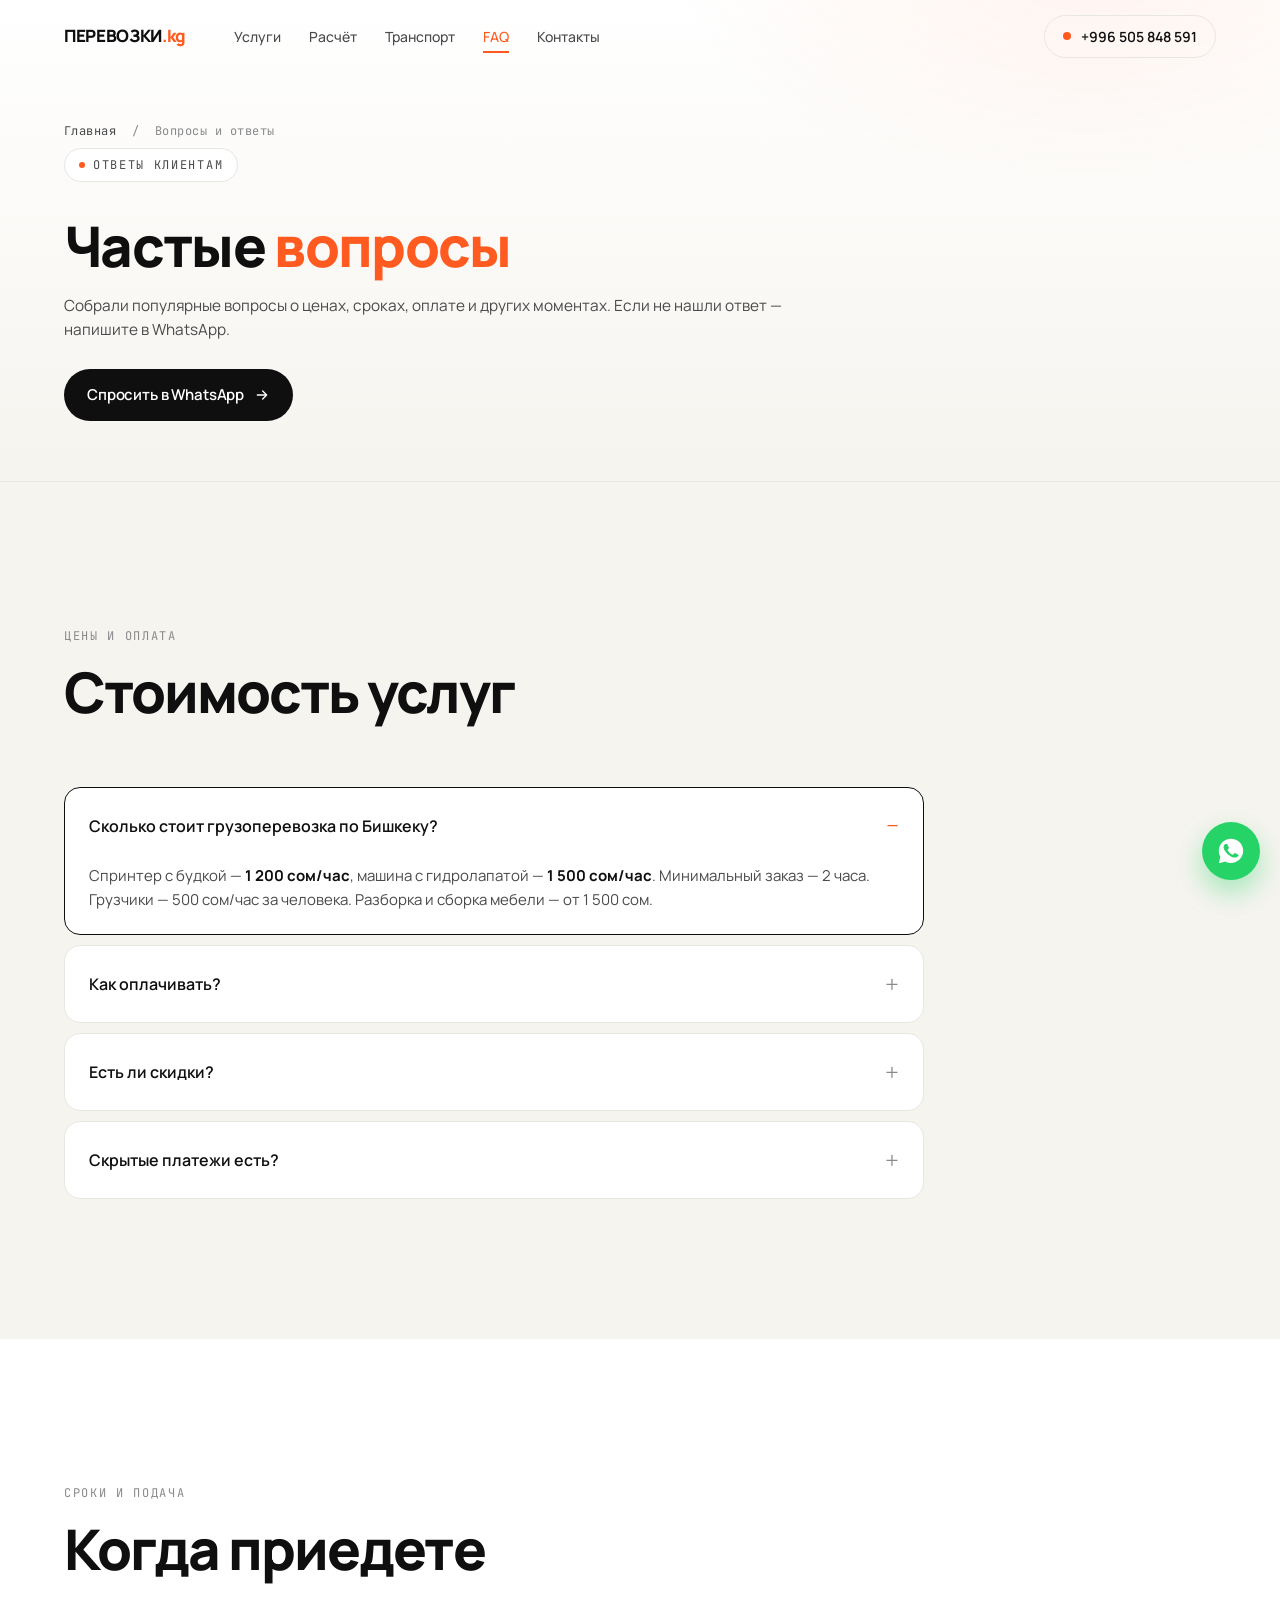
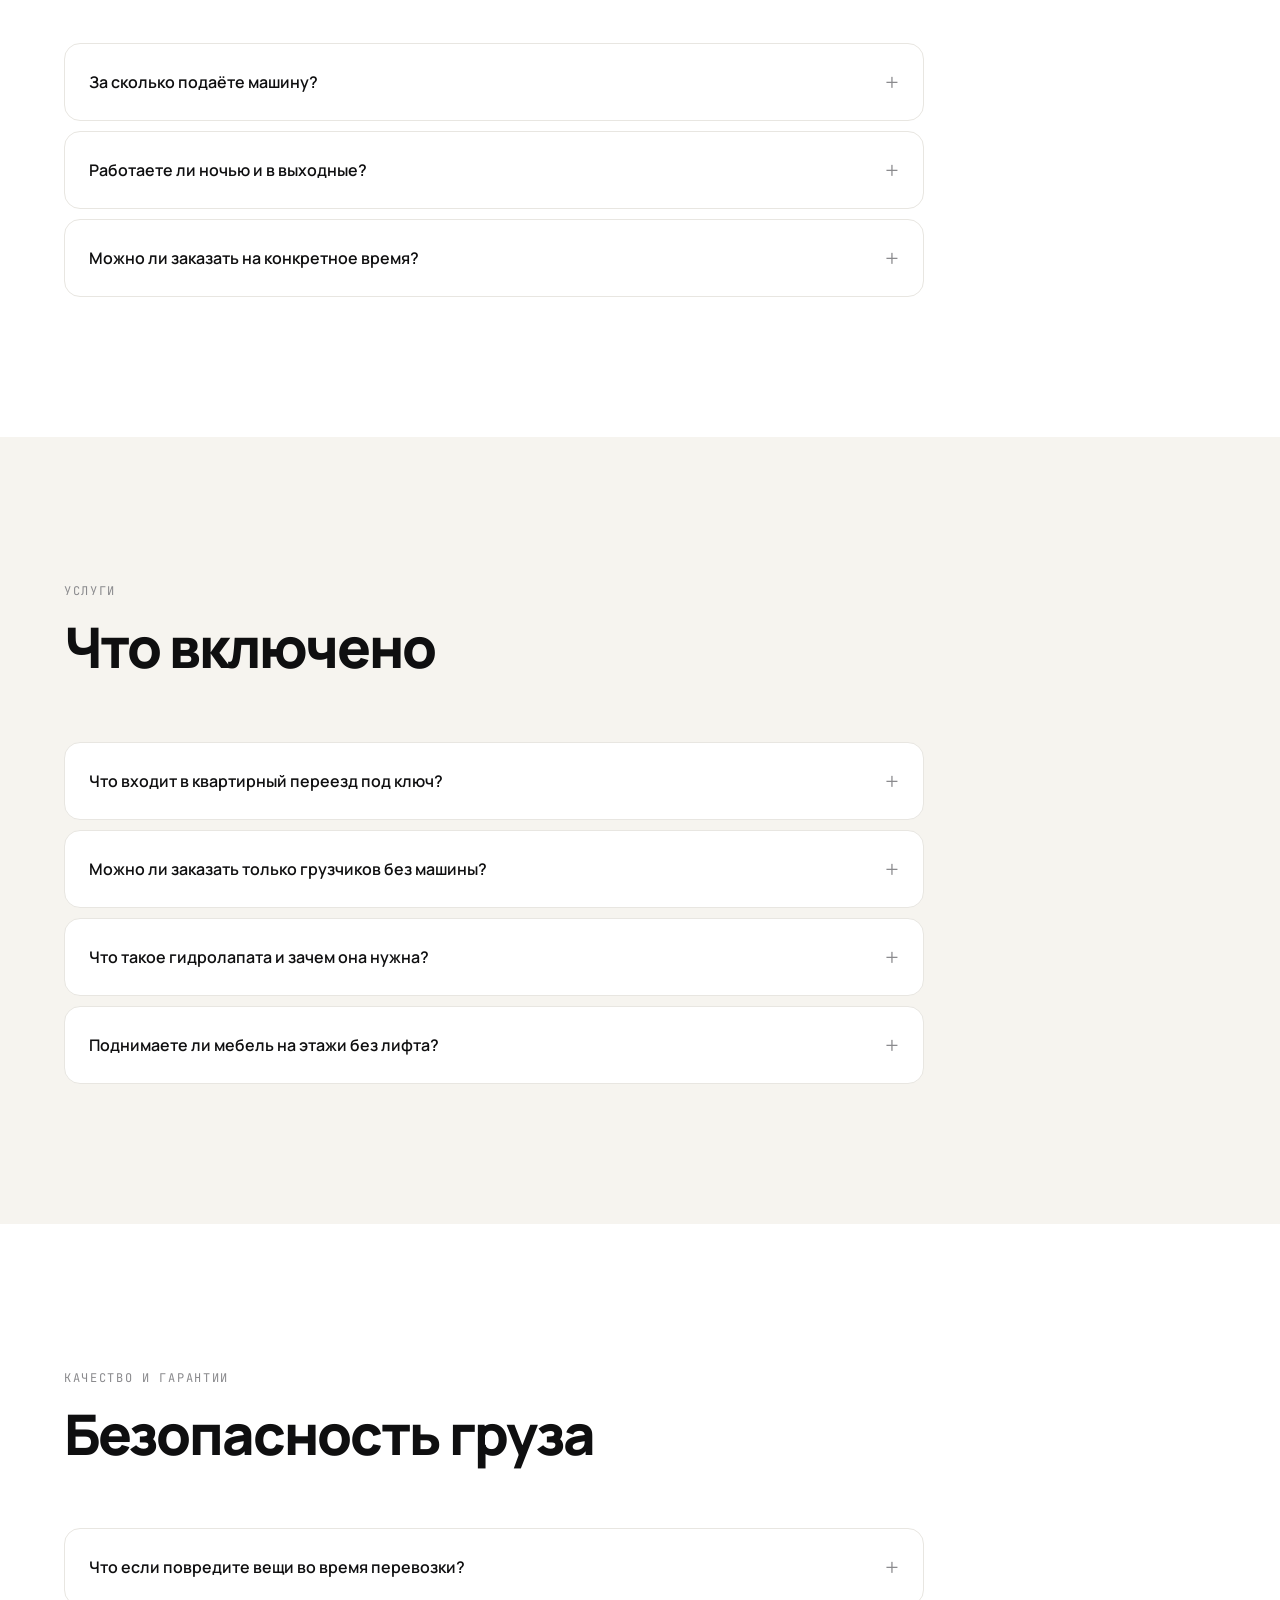
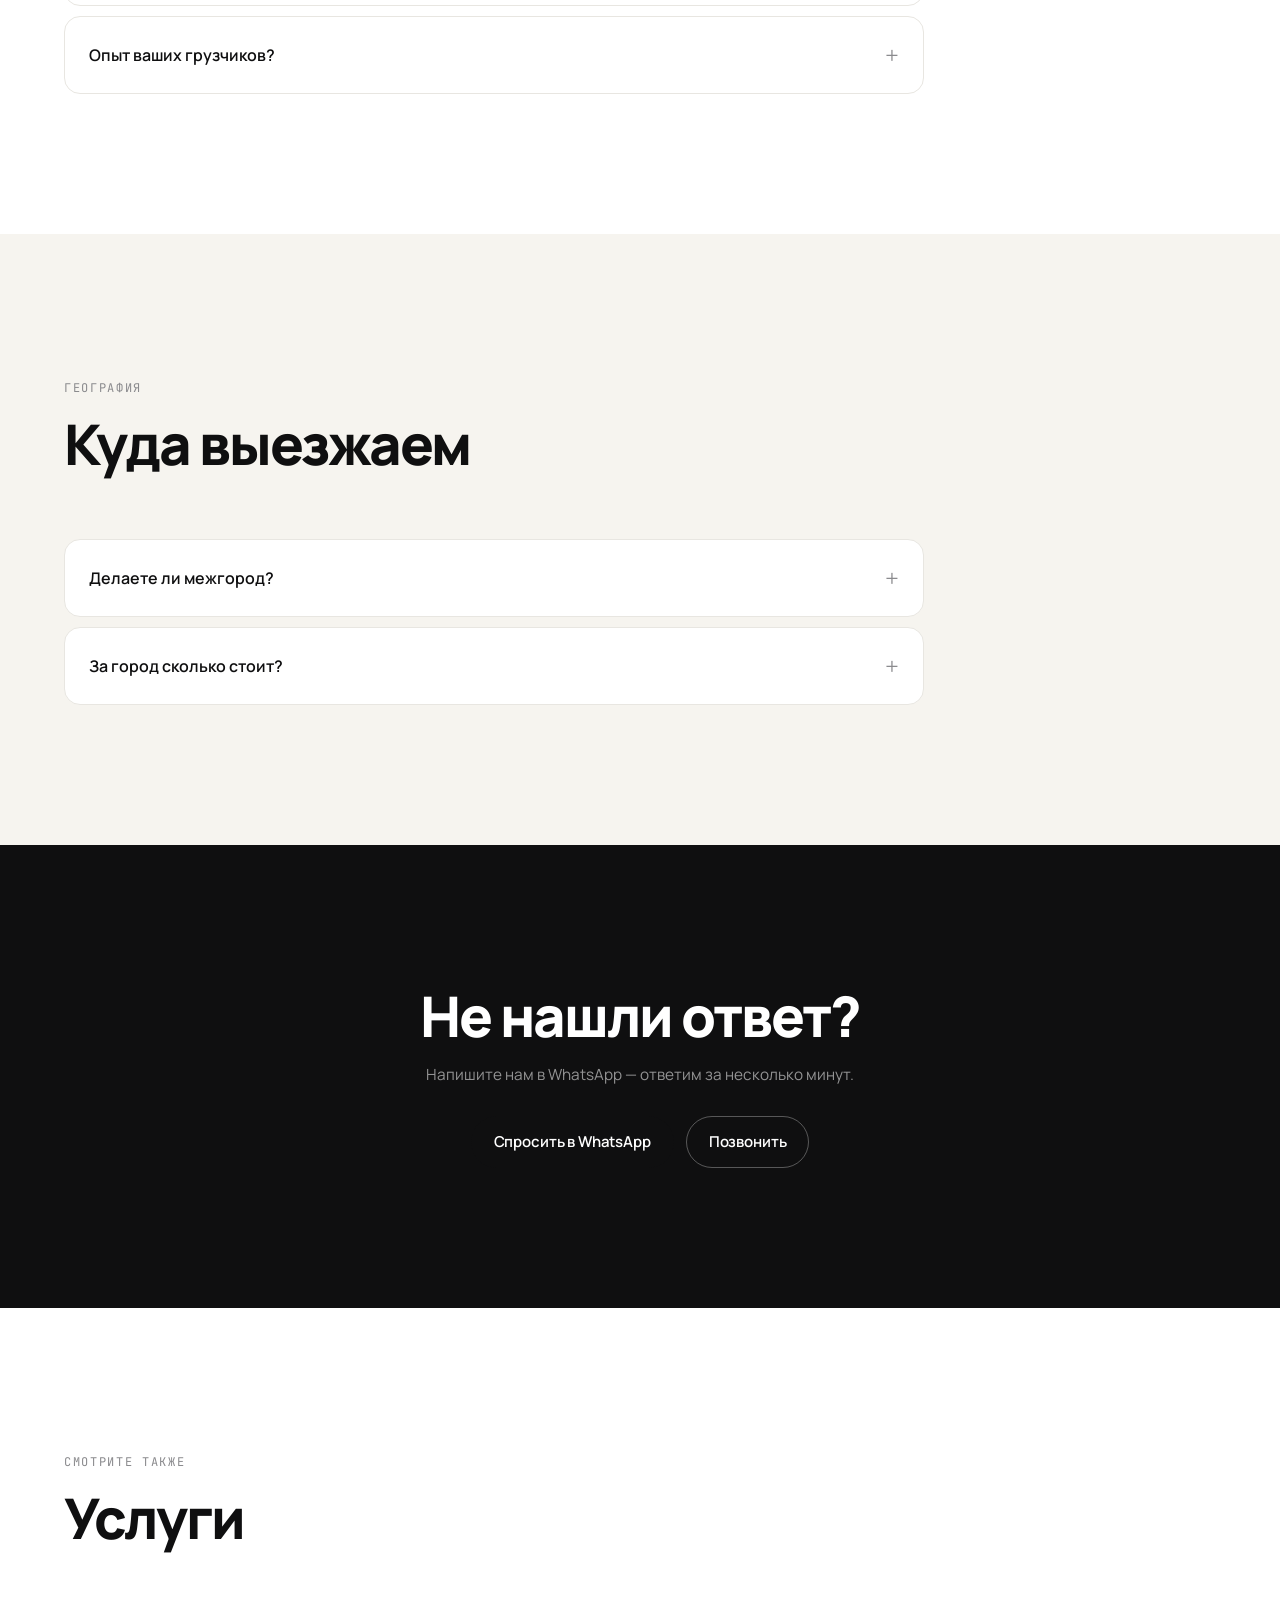
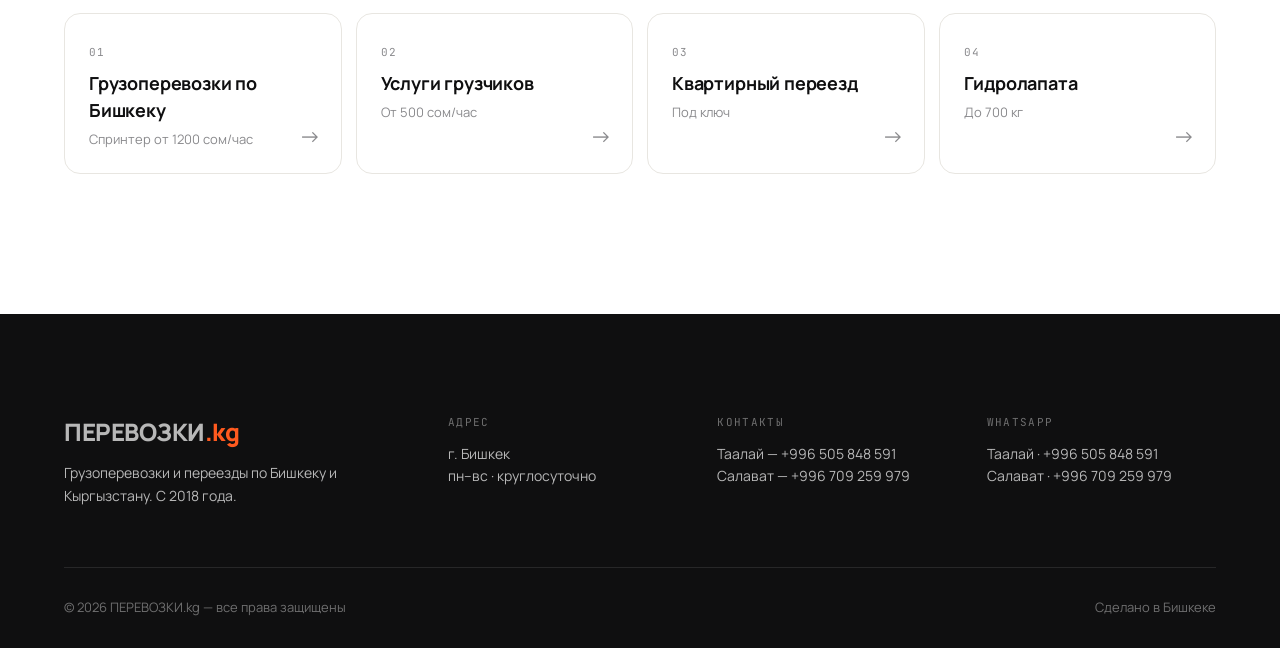
<file: faq/index.html>
<!doctype html>
<html lang="ru-KG">
<head>
<meta charset="utf-8" />
<meta name="viewport" content="width=device-width, initial-scale=1, viewport-fit=cover" />

<title>Вопросы и ответы о грузоперевозках в Бишкеке | ПЕРЕВОЗКИ.kg</title>
<meta name="description" content="Частые вопросы клиентов: цены, сроки, оплата, что входит в переезд под ключ, как работает гидролапата, можно ли заказать только грузчиков. ☎ +996 505 848 591" />
<meta name="keywords" content="вопросы грузоперевозки бишкек, faq грузоперевозки, сколько стоит переезд бишкек, как заказать грузчиков" />
<meta name="robots" content="index, follow, max-image-preview:large" />
<meta name="theme-color" content="#ff5a1f" />

<link rel="canonical" href="https://perevozki.kg/faq/" />
<meta name="geo.region" content="KG-GB" />
<meta name="geo.placename" content="Бишкек" />

<meta property="og:type" content="article" />
<meta property="og:site_name" content="ПЕРЕВОЗКИ.kg" />
<meta property="og:title" content="FAQ — частые вопросы | ПЕРЕВОЗКИ.kg" />
<meta property="og:description" content="Ответы на популярные вопросы о грузоперевозках в Бишкеке." />
<meta property="og:url" content="https://perevozki.kg/faq/" />
<meta property="og:locale" content="ru_KG" />
<meta property="og:image" content="https://perevozki.kg/home.jpg" />

<link rel="icon" type="image/svg+xml" href="../favicon.svg" />
<link rel="manifest" href="../manifest.json" />

<script async src="https://www.googletagmanager.com/gtag/js?id=G-K9CJT7NCY7"></script>
<script>
  window.dataLayer = window.dataLayer || [];
  function gtag(){dataLayer.push(arguments);}
  gtag('js', new Date());
  gtag('config', 'G-K9CJT7NCY7', { anonymize_ip: true });
  gtag('config', 'AW-18192785326');
</script>

<link rel="preconnect" href="https://fonts.googleapis.com">
<link rel="preconnect" href="https://fonts.gstatic.com" crossorigin>
<link rel="stylesheet" href="../style.css" />
<link rel="preload" href="https://fonts.googleapis.com/css2?family=Manrope:wght@400;500;600;700;800&family=JetBrains+Mono:wght@400;500&display=swap" as="style" onload="this.onload=null;this.rel='stylesheet'">
<noscript><link rel="stylesheet" href="https://fonts.googleapis.com/css2?family=Manrope:wght@400;500;600;700;800&family=JetBrains+Mono:wght@400;500&display=swap"></noscript>

<!-- FAQPage Schema — Google показывает в виде раскрывающихся вопросов в выдаче -->
<script type="application/ld+json">
{
  "@context": "https://schema.org",
  "@type": "FAQPage",
  "mainEntity": [
    {
      "@type": "Question",
      "name": "Сколько стоит грузоперевозка по Бишкеку?",
      "acceptedAnswer": {
        "@type": "Answer",
        "text": "Спринтер с будкой — 1200 сом/час, машина с гидролапатой — 1500 сом/час. Минимальный заказ — 2 часа. Грузчики — 500 сом/час за человека. Разборка и сборка мебели — от 1500 сом."
      }
    },
    {
      "@type": "Question",
      "name": "За сколько подаёте машину?",
      "acceptedAnswer": {
        "@type": "Answer",
        "text": "30–45 минут с момента подтверждения заявки. В часы пик может быть до 1 часа. Принимаем заказы круглосуточно."
      }
    },
    {
      "@type": "Question",
      "name": "Работаете ли вы ночью и в выходные?",
      "acceptedAnswer": {
        "@type": "Answer",
        "text": "Да, работаем 24/7 без выходных и без наценок за ночное время или праздники."
      }
    },
    {
      "@type": "Question",
      "name": "Что такое гидролапата и зачем она нужна?",
      "acceptedAnswer": {
        "@type": "Answer",
        "text": "Гидролапата (гидроборт) — это машина с гидравлической платформой, которая поднимает тяжёлые грузы до 700 кг от земли в кузов. Нужна для перевозки сейфов, банкоматов, оборудования, пианино — всего что нельзя поднять руками."
      }
    },
    {
      "@type": "Question",
      "name": "Можно ли заказать только грузчиков без машины?",
      "acceptedAnswer": {
        "@type": "Answer",
        "text": "Да. 500 сом/час за одного грузчика, минимум 2 часа. Бригада 2–4 человека приедет в течение часа."
      }
    },
    {
      "@type": "Question",
      "name": "Что входит в квартирный переезд под ключ?",
      "acceptedAnswer": {
        "@type": "Answer",
        "text": "Машина с будкой, бригада 2–4 грузчика, разборка мебели на старом месте, упаковка хрупких вещей, погрузка, перевозка, разгрузка, сборка мебели на новом месте, расстановка по плану."
      }
    },
    {
      "@type": "Question",
      "name": "Как оплачивать?",
      "acceptedAnswer": {
        "@type": "Answer",
        "text": "Принимаем наличные или перевод на карту. Оплата после выполнения работ."
      }
    },
    {
      "@type": "Question",
      "name": "Делаете ли межгород?",
      "acceptedAnswer": {
        "@type": "Answer",
        "text": "Да, по всему Кыргызстану — Токмок, Каракол, Чолпон-Ата, Нарын, Балыкчы и другие. Цена считается от расстояния плюс работа на месте."
      }
    },
    {
      "@type": "Question",
      "name": "Что если повредите вещи во время перевозки?",
      "acceptedAnswer": {
        "@type": "Answer",
        "text": "Возмещаем стоимость повреждённого. Хрупкие вещи (стекло, техника) рекомендуем упаковать заранее или заказать упаковку у нас."
      }
    },
    {
      "@type": "Question",
      "name": "Сколько грузчиков нужно для 2-комнатной квартиры?",
      "acceptedAnswer": {
        "@type": "Answer",
        "text": "Стандартно 2–3 грузчика на 4–5 часов. Зависит от этажа, наличия лифта и количества вещей."
      }
    }
  ]
}
</script>
</head>
<body>

<a href="#main" class="skip-link">Перейти к содержимому</a>

<header class="nav" data-nav>
  <div class="container nav__inner">
    <a href="/" class="nav__logo">ПЕРЕВОЗКИ<em>.kg</em></a>
    <nav class="nav__links">
      <a href="/#services">Услуги</a>
      <a href="/#calc">Расчёт</a>
      <a href="/#fleet">Транспорт</a>
      <a href="/faq/" aria-current="page">FAQ</a>
      <a href="/#contact">Контакты</a>
    </nav>
    <a href="tel:+996505848591" class="nav__cta">
      <span class="nav__cta-dot"></span>
      <span>+996 505 848 591</span>
    </a>
    <button class="nav__burger" data-burger aria-label="Меню">
      <span></span><span></span><span></span>
    </button>
  </div>
</header>

<div class="menu" data-menu>
  <div class="container menu__inner">
    <a href="/">Главная</a>
    <a href="/#services">Услуги</a>
    <a href="/#calc">Расчёт</a>
    <a href="/#fleet">Транспорт</a>
    <a href="/faq/" aria-current="page">FAQ</a>
    <a href="/#contact">Контакты</a>
    <a href="tel:+996505848591" class="menu__phone">+996 505 848 591</a>
  </div>
</div>

<main id="main">

<section class="page-hero">
  <div class="container">
    <nav class="crumbs">
      <a href="/">Главная</a> <span>/</span> <span>Вопросы и ответы</span>
    </nav>
    <span class="eyebrow eyebrow--pill">
      <span class="eyebrow__dot"></span>
      Ответы клиентам
    </span>
    <h1 class="page-hero__title">
      Частые <span class="page-hero__accent">вопросы</span>
    </h1>
    <p class="page-hero__sub">
      Собрали популярные вопросы о&nbsp;ценах, сроках, оплате и&nbsp;других моментах. Если не&nbsp;нашли ответ — напишите в&nbsp;WhatsApp.
    </p>
    <div class="page-hero__cta">
      <a href="https://wa.me/996505848591" target="_blank" rel="noopener" class="btn btn--primary">
        Спросить в WhatsApp
        <svg width="16" height="16" viewBox="0 0 24 24" fill="none"><path d="M5 12h14M13 6l6 6-6 6" stroke="currentColor" stroke-width="2" stroke-linecap="round" stroke-linejoin="round"/></svg>
      </a>
    </div>
  </div>
</section>

<section class="section section--paper">
  <div class="container">
    <header class="section__head">
      <span class="eyebrow">Цены и&nbsp;оплата</span>
      <h2 class="section__title">Стоимость услуг</h2>
    </header>
    <div class="faq">
      <details class="faq__item" open>
        <summary>Сколько стоит грузоперевозка по&nbsp;Бишкеку?</summary>
        <p>Спринтер с&nbsp;будкой — <strong>1&nbsp;200 сом/час</strong>, машина с&nbsp;гидролапатой — <strong>1&nbsp;500 сом/час</strong>. Минимальный заказ — 2 часа. Грузчики — 500 сом/час за&nbsp;человека. Разборка и&nbsp;сборка мебели — от&nbsp;1&nbsp;500 сом.</p>
      </details>
      <details class="faq__item">
        <summary>Как оплачивать?</summary>
        <p>Принимаем наличные или перевод на&nbsp;карту. Оплата после выполнения работ — когда вы убедились, что всё на&nbsp;месте.</p>
      </details>
      <details class="faq__item">
        <summary>Есть&nbsp;ли скидки?</summary>
        <p>Постоянным клиентам и&nbsp;по&nbsp;рекомендации — 10%. Для&nbsp;компаний с&nbsp;регулярными заказами обсуждается персональный тариф.</p>
      </details>
      <details class="faq__item">
        <summary>Скрытые платежи есть?</summary>
        <p>Нет. Цена фиксируется при заказе, в&nbsp;неё входит подача машины, ГСМ, работа водителя. Грузчики и&nbsp;разборка мебели оплачиваются отдельно по&nbsp;прайсу.</p>
      </details>
    </div>
  </div>
</section>

<section class="section">
  <div class="container">
    <header class="section__head">
      <span class="eyebrow">Сроки и&nbsp;подача</span>
      <h2 class="section__title">Когда приедете</h2>
    </header>
    <div class="faq">
      <details class="faq__item">
        <summary>За&nbsp;сколько подаёте машину?</summary>
        <p>30–45 минут с&nbsp;момента подтверждения заявки. В&nbsp;часы пик до&nbsp;1 часа.</p>
      </details>
      <details class="faq__item">
        <summary>Работаете&nbsp;ли ночью и&nbsp;в&nbsp;выходные?</summary>
        <p>Да, работаем <strong>24/7</strong> без выходных и&nbsp;без&nbsp;наценок за&nbsp;ночь / праздники.</p>
      </details>
      <details class="faq__item">
        <summary>Можно&nbsp;ли заказать на&nbsp;конкретное время?</summary>
        <p>Да, можно заранее зарезервировать машину на&nbsp;определённый день и&nbsp;час — приедем точно в&nbsp;срок.</p>
      </details>
    </div>
  </div>
</section>

<section class="section section--paper">
  <div class="container">
    <header class="section__head">
      <span class="eyebrow">Услуги</span>
      <h2 class="section__title">Что включено</h2>
    </header>
    <div class="faq">
      <details class="faq__item">
        <summary>Что входит в&nbsp;квартирный переезд под&nbsp;ключ?</summary>
        <p>Машина, бригада 2–4 грузчика, разборка мебели на&nbsp;старом месте, упаковка хрупких вещей, погрузка, перевозка, разгрузка, сборка мебели на&nbsp;новом месте, расстановка по&nbsp;плану.</p>
      </details>
      <details class="faq__item">
        <summary>Можно&nbsp;ли заказать только грузчиков без машины?</summary>
        <p>Да. 500 сом/час за&nbsp;человека, минимум 2 часа. Бригада приедет в&nbsp;течение часа.</p>
      </details>
      <details class="faq__item">
        <summary>Что такое гидролапата и&nbsp;зачем она нужна?</summary>
        <p>Гидролапата (гидроборт) — машина с&nbsp;гидравлической платформой, которая поднимает грузы <strong>до&nbsp;700&nbsp;кг</strong> от&nbsp;земли в&nbsp;кузов. Нужна для&nbsp;сейфов, банкоматов, оборудования, пианино.</p>
      </details>
      <details class="faq__item">
        <summary>Поднимаете&nbsp;ли мебель на&nbsp;этажи без лифта?</summary>
        <p>Да. Для&nbsp;тяжёлой мебели и&nbsp;высоких этажей нужна бригада из&nbsp;3–4 грузчиков. С&nbsp;3-го этажа без лифта добавляется +20% к&nbsp;стоимости.</p>
      </details>
    </div>
  </div>
</section>

<section class="section">
  <div class="container">
    <header class="section__head">
      <span class="eyebrow">Качество и&nbsp;гарантии</span>
      <h2 class="section__title">Безопасность груза</h2>
    </header>
    <div class="faq">
      <details class="faq__item">
        <summary>Что&nbsp;если повредите вещи во&nbsp;время перевозки?</summary>
        <p>Возмещаем стоимость повреждённого имущества. Поэтому работаем аккуратно — носим в&nbsp;перчатках, упаковываем мебель стрейч-плёнкой, фиксируем груз в&nbsp;кузове.</p>
      </details>
      <details class="faq__item">
        <summary>Опыт ваших грузчиков?</summary>
        <p>Бригада работает с&nbsp;нами от&nbsp;3&nbsp;лет — это собственная команда, а&nbsp;не&nbsp;случайные люди.</p>
      </details>
    </div>
  </div>
</section>

<section class="section section--paper">
  <div class="container">
    <header class="section__head">
      <span class="eyebrow">География</span>
      <h2 class="section__title">Куда выезжаем</h2>
    </header>
    <div class="faq">
      <details class="faq__item">
        <summary>Делаете&nbsp;ли межгород?</summary>
        <p>Да, по&nbsp;всему Кыргызстану — Токмок, Каракол, Чолпон-Ата, Нарын, Балыкчы, Кант, Кара-Балта, Кемин и&nbsp;другие. Цена считается от&nbsp;расстояния плюс работа на&nbsp;месте.</p>
      </details>
      <details class="faq__item">
        <summary>За&nbsp;город сколько стоит?</summary>
        <p>Ориентировочно 30 сом/км туда-обратно + стандартная почасовая ставка за&nbsp;работу на&nbsp;месте. Точную цену называем после уточнения адресов.</p>
      </details>
    </div>
  </div>
</section>

<section class="section section--dark">
  <div class="container" style="text-align:center">
    <h2 class="section__title">Не&nbsp;нашли ответ?</h2>
    <p class="section__sub">Напишите нам в&nbsp;WhatsApp — ответим за&nbsp;несколько минут.</p>
    <div class="page-hero__cta" style="justify-content:center; margin-top:30px">
      <a href="https://wa.me/996505848591" target="_blank" rel="noopener" class="btn btn--primary">Спросить в WhatsApp</a>
      <a href="tel:+996505848591" class="btn btn--ghost">Позвонить</a>
    </div>
  </div>
</section>

<section class="section">
  <div class="container">
    <header class="section__head">
      <span class="eyebrow">Смотрите также</span>
      <h2 class="section__title">Услуги</h2>
    </header>
    <div class="related">
      <a href="/perevozki-bishkek/" class="related__card">
        <span class="related__num">01</span>
        <h3>Грузоперевозки по Бишкеку</h3>
        <p>Спринтер от 1200 сом/час</p>
        <span class="related__arrow">→</span>
      </a>
      <a href="/gruzchiki-bishkek/" class="related__card">
        <span class="related__num">02</span>
        <h3>Услуги грузчиков</h3>
        <p>От 500 сом/час</p>
        <span class="related__arrow">→</span>
      </a>
      <a href="/kvartirniy-pereezd/" class="related__card">
        <span class="related__num">03</span>
        <h3>Квартирный переезд</h3>
        <p>Под ключ</p>
        <span class="related__arrow">→</span>
      </a>
      <a href="/gidrolapata-arenda/" class="related__card">
        <span class="related__num">04</span>
        <h3>Гидролапата</h3>
        <p>До 700 кг</p>
        <span class="related__arrow">→</span>
      </a>
    </div>
  </div>
</section>

</main>

<footer class="ft">
  <div class="container ft__inner">
    <div class="ft__top">
      <div class="ft__col">
        <a href="/" class="ft__logo">ПЕРЕВОЗКИ<em>.kg</em></a>
        <p>Грузоперевозки и переезды по&nbsp;Бишкеку и Кыргызстану. С 2018 года.</p>
      </div>
      <div class="ft__col">
        <span class="ft__lbl">Адрес</span>
        <p>г. Бишкек<br>пн–вс · круглосуточно</p>
      </div>
      <div class="ft__col">
        <span class="ft__lbl">Контакты</span>
        <p>
          Таалай — <a href="tel:+996505848591">+996 505 848 591</a><br>
          Салават — <a href="tel:+996709259979">+996 709 259 979</a>
        </p>
      </div>
      <div class="ft__col">
        <span class="ft__lbl">WhatsApp</span>
        <p>
          <a href="https://wa.me/996505848591" target="_blank" rel="noopener">Таалай · +996 505 848 591</a><br>
          <a href="https://wa.me/996709259979" target="_blank" rel="noopener">Салават · +996 709 259 979</a>
        </p>
      </div>
    </div>
    <div class="ft__bottom">
      <span>© <span id="year"></span> ПЕРЕВОЗКИ.kg — все права защищены</span>
      <span>Сделано в Бишкеке</span>
    </div>
  </div>
</footer>

<a href="https://wa.me/996505848591" target="_blank" rel="noopener" class="float" aria-label="WhatsApp">
  <svg viewBox="0 0 32 32" fill="currentColor"><path d="M16 3C8.8 3 3 8.8 3 16c0 2.3.6 4.4 1.7 6.3L3 29l6.9-1.8c1.8 1 3.9 1.6 6.1 1.6 7.2 0 13-5.8 13-13S23.2 3 16 3zm7.4 18.2c-.3.9-1.8 1.7-2.5 1.8-.6.1-1.5.1-2.4-.2-.6-.2-1.3-.4-2.2-.8-3.9-1.7-6.4-5.6-6.6-5.9-.2-.3-1.6-2.1-1.6-4s1-2.8 1.3-3.2c.4-.4.8-.5 1.1-.5h.8c.3 0 .6 0 1 .8l1.3 3.1c.1.2.2.5 0 .8-.2.3-.2.4-.4.7-.2.2-.5.5-.6.7-.2.2-.4.4-.2.8.2.4 1 1.7 2.2 2.7 1.5 1.3 2.7 1.7 3.1 1.9.4.2.6.2.8-.1.2-.3.9-1.1 1.1-1.4.2-.3.5-.3.8-.2l2.9 1.4c.4.2.6.3.7.4.1.4.1 1.2-.2 2.1z"/></svg>
</a>

<script defer src="../js/page.js"></script>

</body>
</html>
</file>
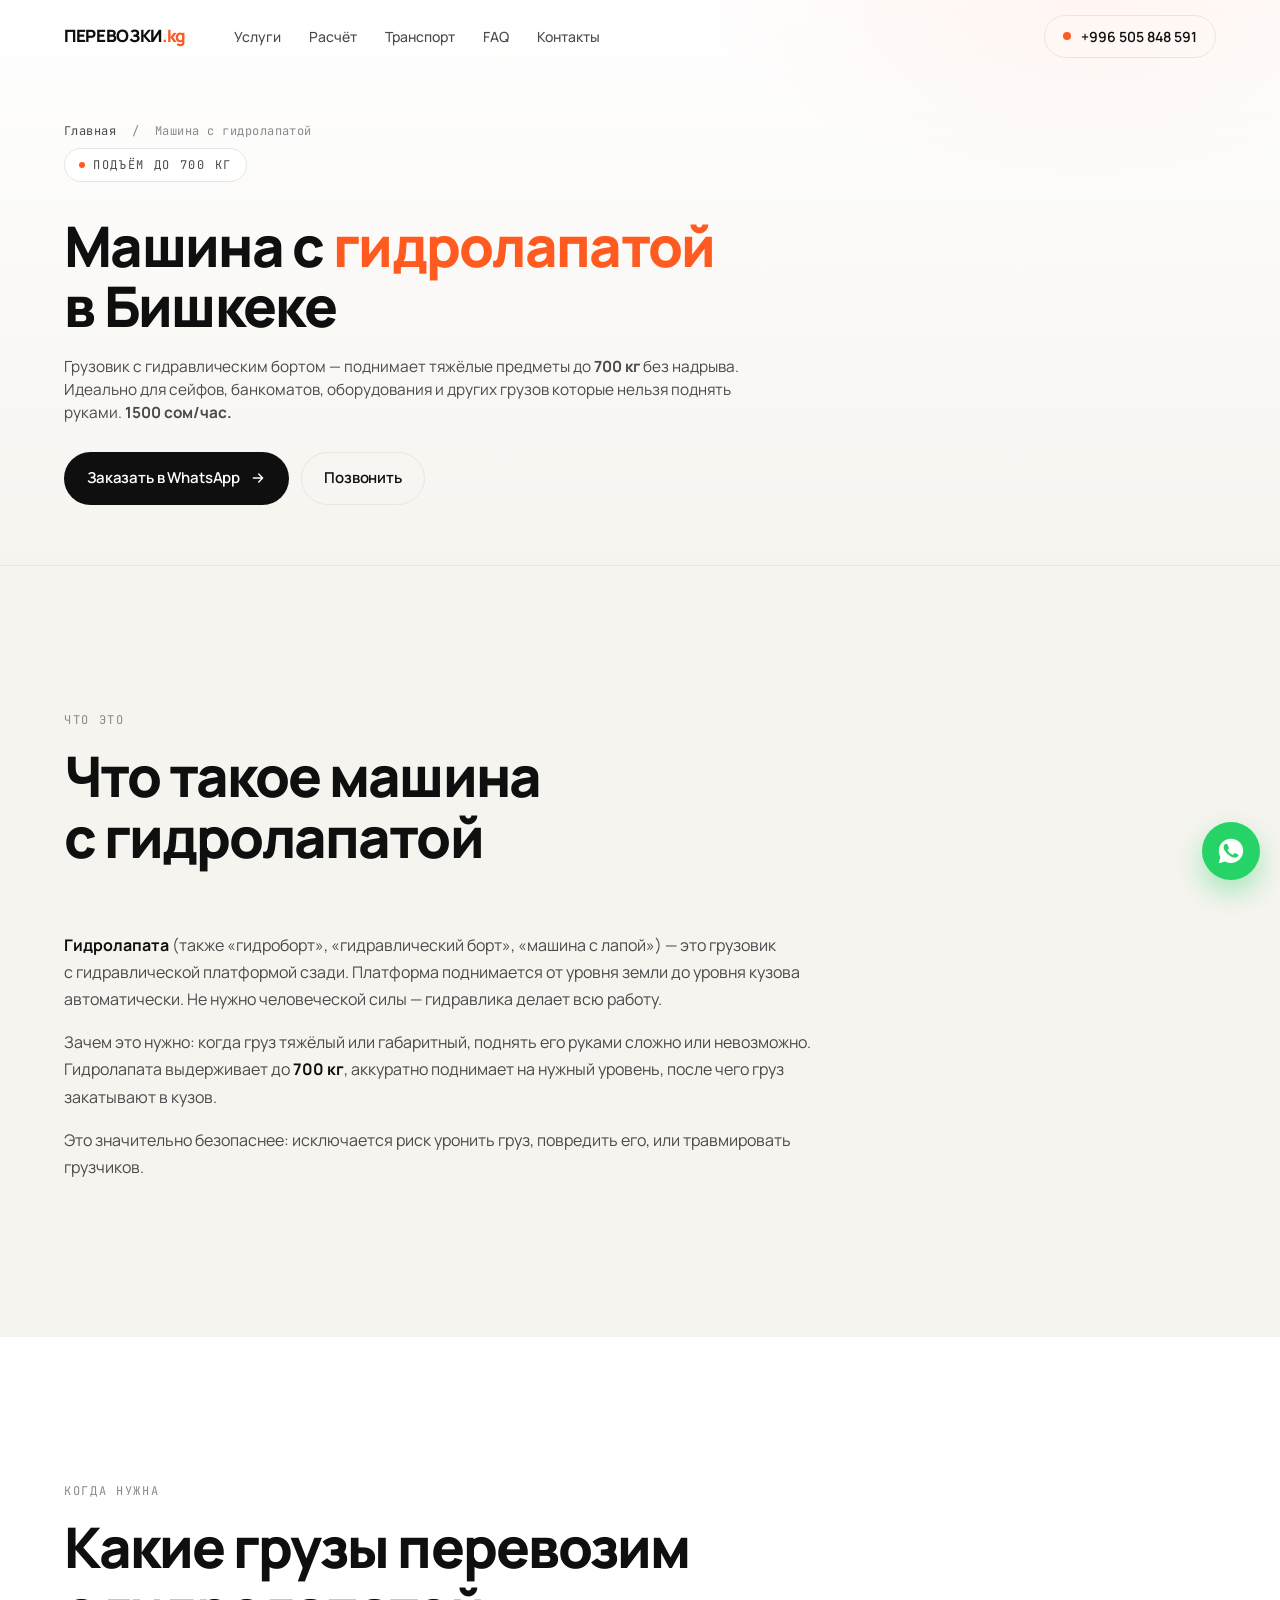
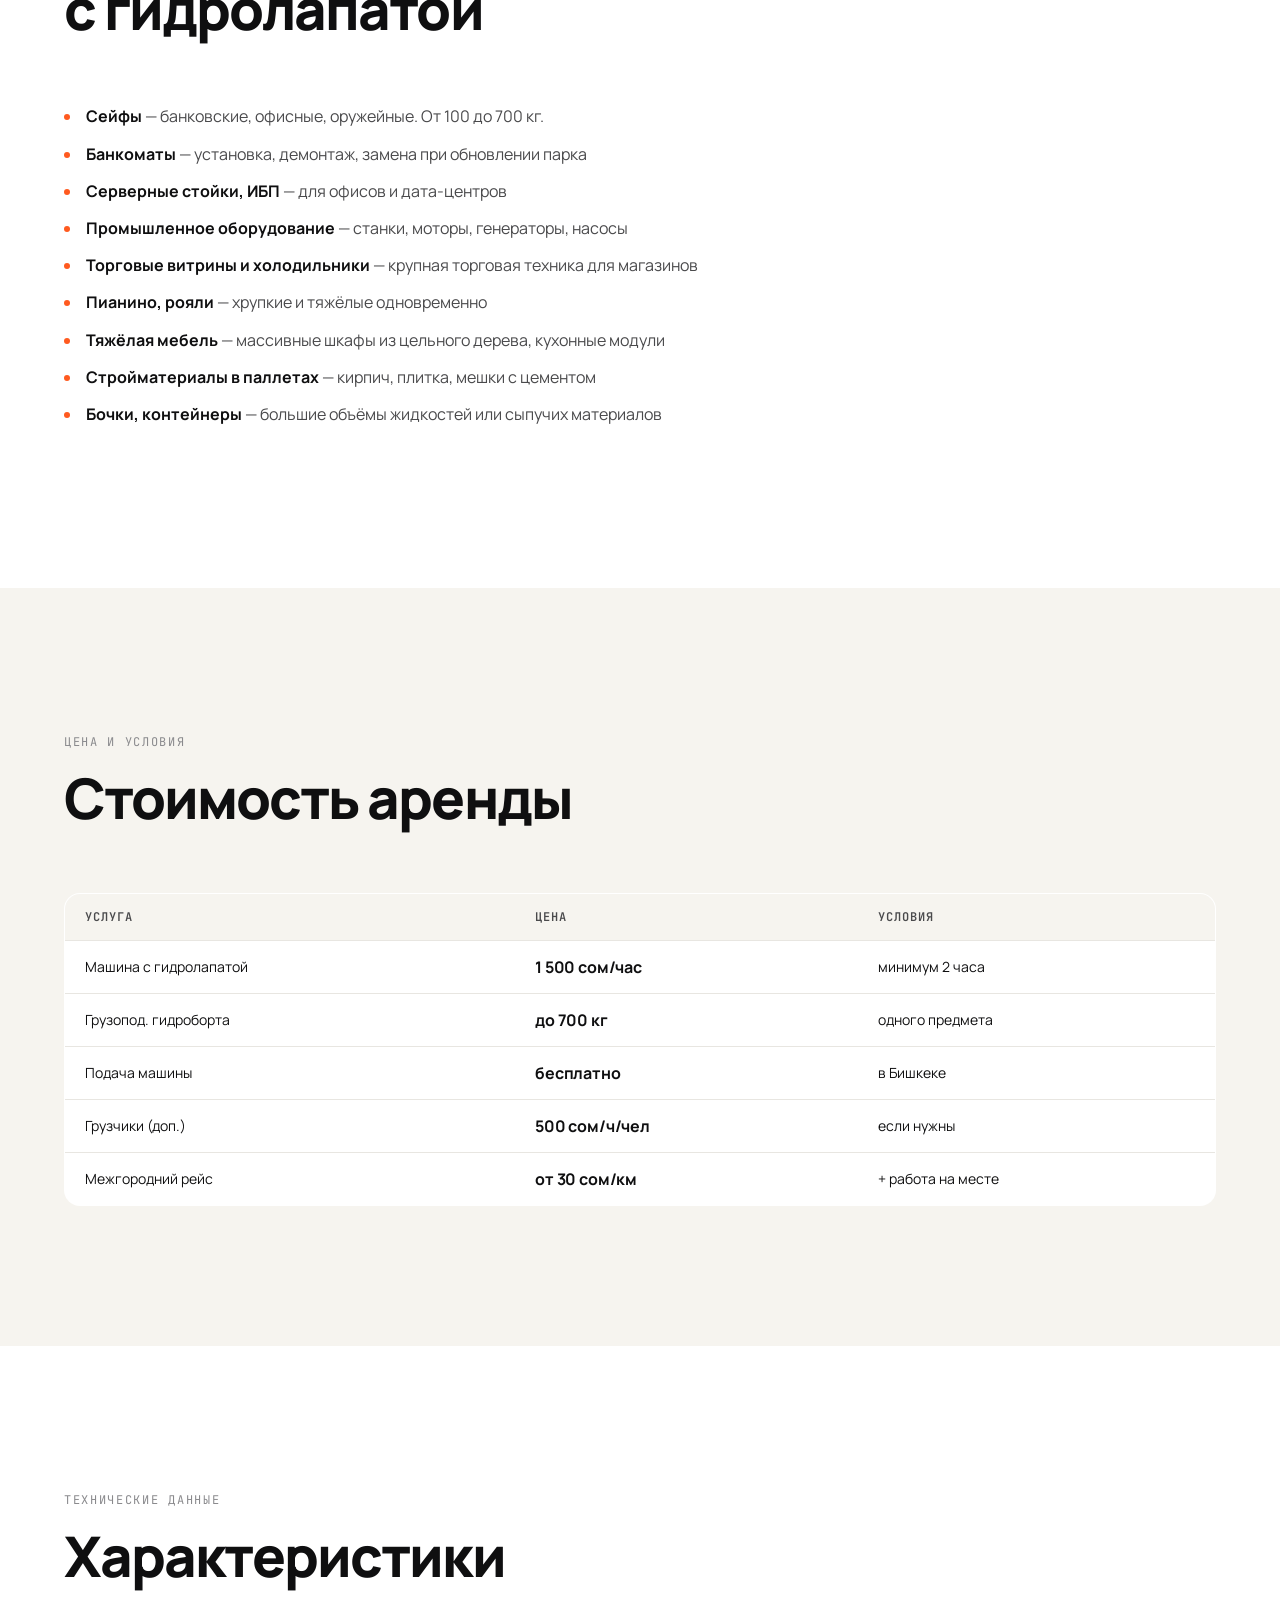
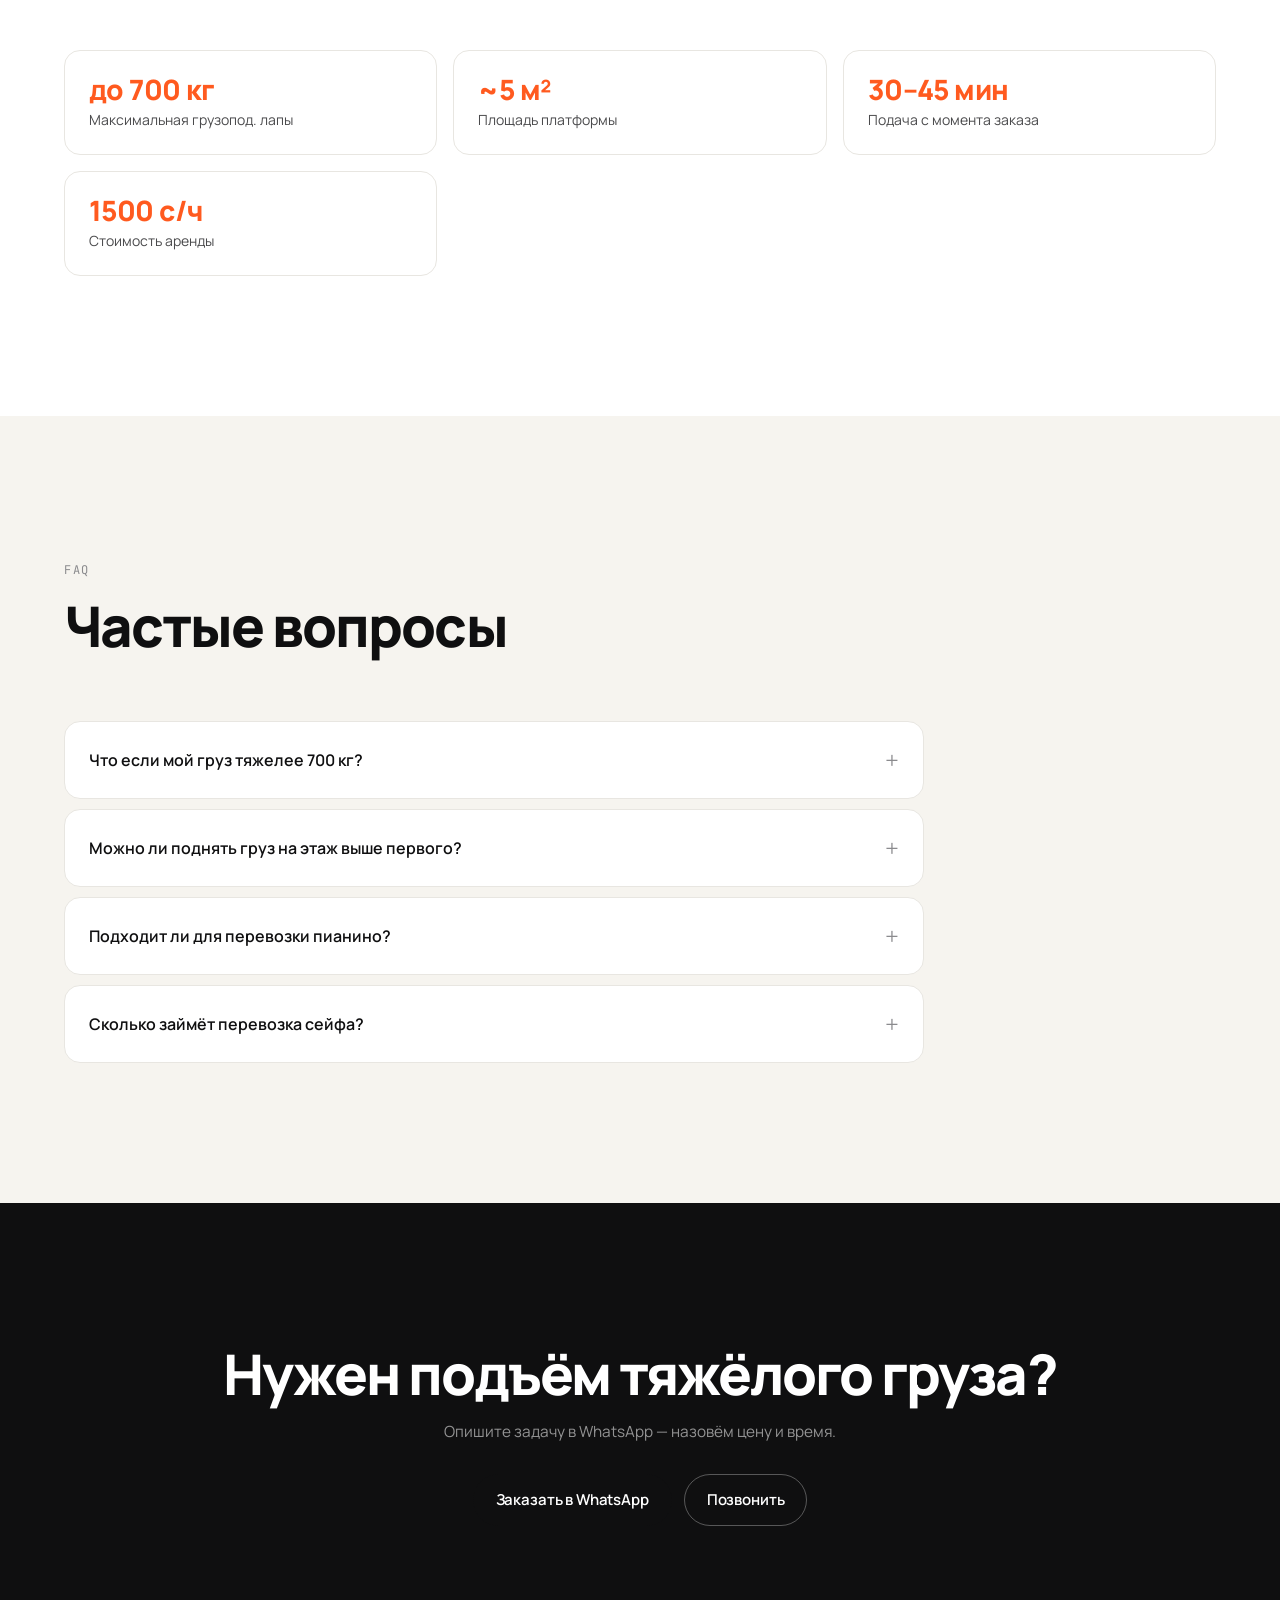
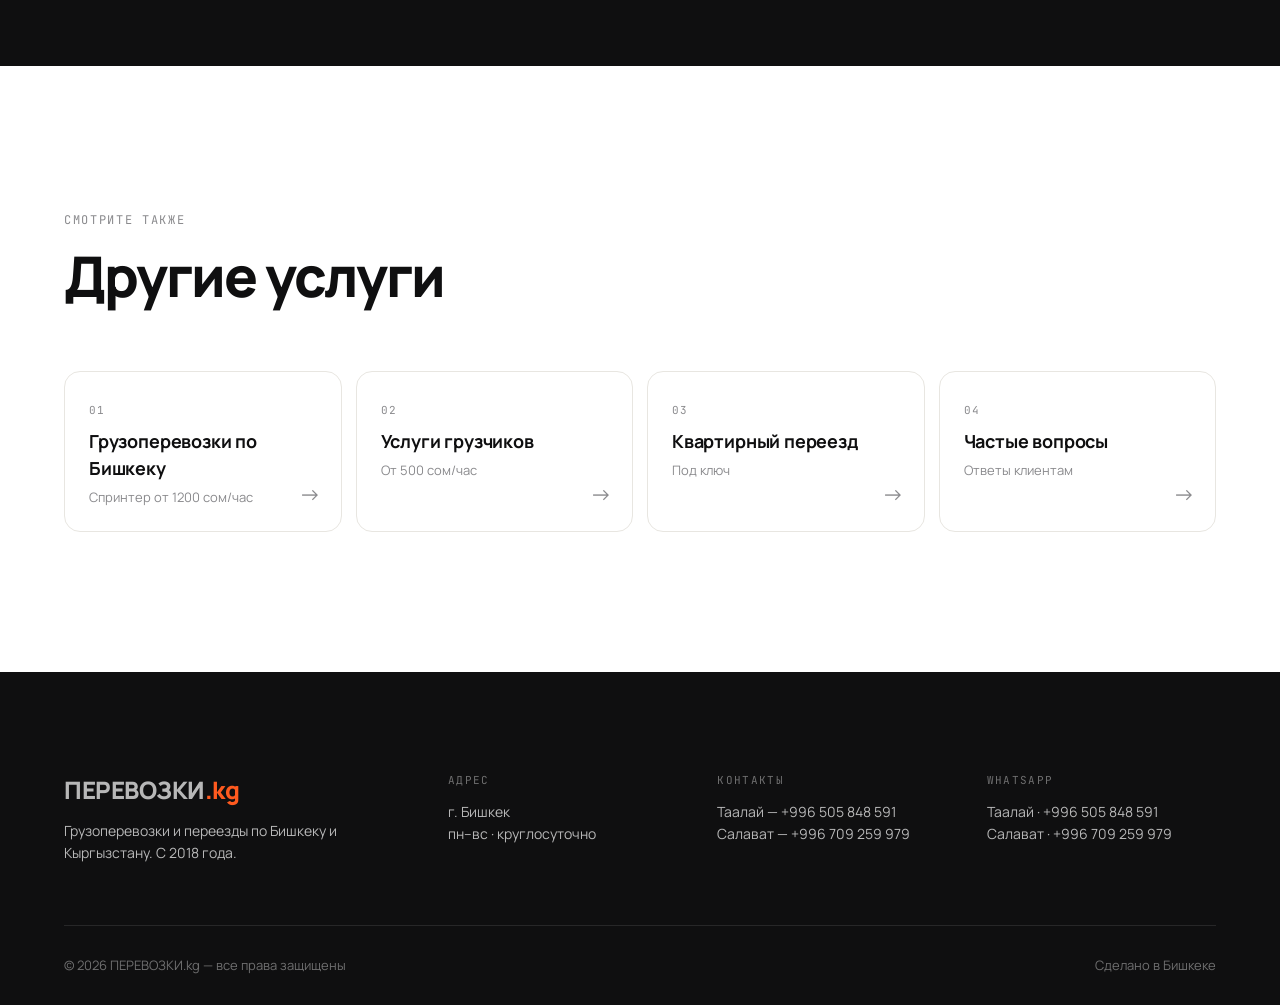
<file: gidrolapata-arenda/index.html>
<!doctype html>
<html lang="ru-KG">
<head>
<meta charset="utf-8" />
<meta name="viewport" content="width=device-width, initial-scale=1, viewport-fit=cover" />

<title>Машина с гидролапатой в Бишкеке — подъём до 700 кг от 1500 сом/час | ПЕРЕВОЗКИ.kg</title>
<meta name="description" content="Аренда машины с гидролапатой (гидробортом) в Бишкеке. Подъём тяжёлых грузов до 700 кг — сейфы, банкоматы, оборудование, пианино. 1500 сом/час. Подача за 30–45 мин. ☎ +996 505 848 591" />
<meta name="keywords" content="гидролапата бишкек, гидроборт аренда, машина с гидробортом, подъём сейфа, перевозка пианино, такелаж бишкек, машина с лапой бишкек" />
<meta name="robots" content="index, follow, max-image-preview:large" />
<meta name="theme-color" content="#ff5a1f" />

<link rel="canonical" href="https://perevozki.kg/gidrolapata-arenda/" />
<meta name="geo.region" content="KG-GB" />
<meta name="geo.placename" content="Бишкек" />

<meta property="og:type" content="article" />
<meta property="og:site_name" content="ПЕРЕВОЗКИ.kg" />
<meta property="og:title" content="Машина с гидролапатой в Бишкеке — до 700 кг | ПЕРЕВОЗКИ.kg" />
<meta property="og:description" content="Поднимаем сейфы, банкоматы, оборудование. 1500 сом/час." />
<meta property="og:url" content="https://perevozki.kg/gidrolapata-arenda/" />
<meta property="og:locale" content="ru_KG" />
<meta property="og:image" content="https://perevozki.kg/gidra.jpg" />

<link rel="icon" type="image/svg+xml" href="../favicon.svg" />
<link rel="manifest" href="../manifest.json" />

<script async src="https://www.googletagmanager.com/gtag/js?id=G-K9CJT7NCY7"></script>
<script>
  window.dataLayer = window.dataLayer || [];
  function gtag(){dataLayer.push(arguments);}
  gtag('js', new Date());
  gtag('config', 'G-K9CJT7NCY7', { anonymize_ip: true });
  gtag('config', 'AW-18192785326');
</script>

<link rel="preconnect" href="https://fonts.googleapis.com">
<link rel="preconnect" href="https://fonts.gstatic.com" crossorigin>
<link rel="stylesheet" href="../style.css" />
<link rel="preload" href="https://fonts.googleapis.com/css2?family=Manrope:wght@400;500;600;700;800&family=JetBrains+Mono:wght@400;500&display=swap" as="style" onload="this.onload=null;this.rel='stylesheet'">
<noscript><link rel="stylesheet" href="https://fonts.googleapis.com/css2?family=Manrope:wght@400;500;600;700;800&family=JetBrains+Mono:wght@400;500&display=swap"></noscript>

<script type="application/ld+json">
{
  "@context": "https://schema.org",
  "@type": "Service",
  "serviceType": "Аренда машины с гидролапатой",
  "name": "Машина с гидролапатой (гидробортом) в Бишкеке",
  "description": "Аренда грузовой машины с гидравлическим бортом для подъёма тяжёлых грузов до 700 кг. Сейфы, банкоматы, оборудование, пианино.",
  "areaServed": { "@type": "City", "name": "Бишкек" },
  "provider": {
    "@type": "MovingCompany",
    "name": "ПЕРЕВОЗКИ.kg",
    "telephone": "+996505848591",
    "url": "https://perevozki.kg/"
  },
  "offers": {
    "@type": "Offer",
    "price": "1500",
    "priceCurrency": "KGS",
    "priceSpecification": {
      "@type": "UnitPriceSpecification",
      "price": 1500,
      "priceCurrency": "KGS",
      "unitText": "час"
    }
  }
}
</script>
</head>
<body>

<a href="#main" class="skip-link">Перейти к содержимому</a>

<header class="nav" data-nav>
  <div class="container nav__inner">
    <a href="/" class="nav__logo">ПЕРЕВОЗКИ<em>.kg</em></a>
    <nav class="nav__links">
      <a href="/#services">Услуги</a>
      <a href="/#calc">Расчёт</a>
      <a href="/#fleet">Транспорт</a>
      <a href="/faq/">FAQ</a>
      <a href="/#contact">Контакты</a>
    </nav>
    <a href="tel:+996505848591" class="nav__cta">
      <span class="nav__cta-dot"></span>
      <span>+996 505 848 591</span>
    </a>
    <button class="nav__burger" data-burger aria-label="Меню">
      <span></span><span></span><span></span>
    </button>
  </div>
</header>

<div class="menu" data-menu>
  <div class="container menu__inner">
    <a href="/">Главная</a>
    <a href="/#services">Услуги</a>
    <a href="/#calc">Расчёт</a>
    <a href="/#fleet">Транспорт</a>
    <a href="/faq/">FAQ</a>
    <a href="/#contact">Контакты</a>
    <a href="tel:+996505848591" class="menu__phone">+996 505 848 591</a>
  </div>
</div>

<main id="main">

<section class="page-hero">
  <div class="container">
    <nav class="crumbs">
      <a href="/">Главная</a> <span>/</span> <span>Машина с гидролапатой</span>
    </nav>
    <span class="eyebrow eyebrow--pill">
      <span class="eyebrow__dot"></span>
      Подъём до 700 кг
    </span>
    <h1 class="page-hero__title">
      Машина с&nbsp;<span class="page-hero__accent">гидролапатой</span>
      в&nbsp;Бишкеке
    </h1>
    <p class="page-hero__sub">
      Грузовик с&nbsp;гидравлическим бортом — поднимает тяжёлые предметы до&nbsp;<strong>700&nbsp;кг</strong> без надрыва. Идеально для сейфов, банкоматов, оборудования и&nbsp;других грузов которые нельзя поднять руками. <strong>1500 сом/час.</strong>
    </p>
    <div class="page-hero__cta">
      <a href="https://wa.me/996505848591?text=Здравствуйте! Нужна машина с гидролапатой" target="_blank" rel="noopener" class="btn btn--primary">
        Заказать в WhatsApp
        <svg width="16" height="16" viewBox="0 0 24 24" fill="none"><path d="M5 12h14M13 6l6 6-6 6" stroke="currentColor" stroke-width="2" stroke-linecap="round" stroke-linejoin="round"/></svg>
      </a>
      <a href="tel:+996505848591" class="btn btn--ghost">Позвонить</a>
    </div>
  </div>
</section>

<section class="section section--paper">
  <div class="container">
    <header class="section__head">
      <span class="eyebrow">Что это</span>
      <h2 class="section__title">Что такое машина с&nbsp;гидролапатой</h2>
    </header>
    <div class="prose">
      <p><strong>Гидролапата</strong> (также «гидроборт», «гидравлический борт», «машина с&nbsp;лапой») — это грузовик с&nbsp;гидравлической платформой сзади. Платформа поднимается от&nbsp;уровня земли до&nbsp;уровня кузова автоматически. Не&nbsp;нужно человеческой силы — гидравлика делает всю работу.</p>
      <p>Зачем это&nbsp;нужно: когда груз тяжёлый или габаритный, поднять его руками сложно или невозможно. Гидролапата выдерживает до&nbsp;<strong>700&nbsp;кг</strong>, аккуратно поднимает на&nbsp;нужный уровень, после чего груз закатывают в&nbsp;кузов.</p>
      <p>Это значительно безопаснее: исключается риск уронить груз, повредить его, или травмировать грузчиков.</p>
    </div>
  </div>
</section>

<section class="section">
  <div class="container">
    <header class="section__head">
      <span class="eyebrow">Когда нужна</span>
      <h2 class="section__title">Какие грузы перевозим с&nbsp;гидролапатой</h2>
    </header>
    <div class="prose">
      <ul>
        <li><strong>Сейфы</strong> — банковские, офисные, оружейные. От&nbsp;100 до&nbsp;700&nbsp;кг.</li>
        <li><strong>Банкоматы</strong> — установка, демонтаж, замена при обновлении парка</li>
        <li><strong>Серверные стойки, ИБП</strong> — для офисов и&nbsp;дата-центров</li>
        <li><strong>Промышленное оборудование</strong> — станки, моторы, генераторы, насосы</li>
        <li><strong>Торговые витрины и&nbsp;холодильники</strong> — крупная торговая техника для магазинов</li>
        <li><strong>Пианино, рояли</strong> — хрупкие и&nbsp;тяжёлые одновременно</li>
        <li><strong>Тяжёлая мебель</strong> — массивные шкафы из&nbsp;цельного дерева, кухонные модули</li>
        <li><strong>Стройматериалы в&nbsp;паллетах</strong> — кирпич, плитка, мешки с&nbsp;цементом</li>
        <li><strong>Бочки, контейнеры</strong> — большие объёмы жидкостей или сыпучих материалов</li>
      </ul>
    </div>
  </div>
</section>

<section class="section section--paper">
  <div class="container">
    <header class="section__head">
      <span class="eyebrow">Цена и&nbsp;условия</span>
      <h2 class="section__title">Стоимость аренды</h2>
    </header>
    <table class="price-table">
      <thead>
        <tr><th>Услуга</th><th>Цена</th><th>Условия</th></tr>
      </thead>
      <tbody>
        <tr><td>Машина с&nbsp;гидролапатой</td><td><b>1&nbsp;500 сом/час</b></td><td>минимум 2&nbsp;часа</td></tr>
        <tr><td>Грузопод. гидроборта</td><td><b>до&nbsp;700 кг</b></td><td>одного предмета</td></tr>
        <tr><td>Подача машины</td><td><b>бесплатно</b></td><td>в&nbsp;Бишкеке</td></tr>
        <tr><td>Грузчики (доп.)</td><td><b>500 сом/ч/чел</b></td><td>если нужны</td></tr>
        <tr><td>Межгородний рейс</td><td><b>от&nbsp;30 сом/км</b></td><td>+ работа на&nbsp;месте</td></tr>
      </tbody>
    </table>
  </div>
</section>

<section class="section">
  <div class="container">
    <header class="section__head">
      <span class="eyebrow">Технические данные</span>
      <h2 class="section__title">Характеристики</h2>
    </header>
    <div class="features">
      <div class="feature">
        <b>до 700 кг</b>
        <span>Максимальная грузопод. лапы</span>
      </div>
      <div class="feature">
        <b>~5 м²</b>
        <span>Площадь платформы</span>
      </div>
      <div class="feature">
        <b>30–45 мин</b>
        <span>Подача с&nbsp;момента заказа</span>
      </div>
      <div class="feature">
        <b>1500 с/ч</b>
        <span>Стоимость аренды</span>
      </div>
    </div>
  </div>
</section>

<section class="section section--paper">
  <div class="container">
    <header class="section__head">
      <span class="eyebrow">FAQ</span>
      <h2 class="section__title">Частые вопросы</h2>
    </header>
    <div class="faq">
      <details class="faq__item">
        <summary>Что если мой груз тяжелее 700 кг?</summary>
        <p>Гидролапата физически не&nbsp;поднимет больше. Для таких случаев нужно либо разбить груз на&nbsp;части, либо заказывать манипулятор / кран. Свяжитесь с&nbsp;нами — подскажем варианты.</p>
      </details>
      <details class="faq__item">
        <summary>Можно ли поднять груз на этаж выше первого?</summary>
        <p>Гидроборт работает на&nbsp;уровне земли (грузим/выгружаем из&nbsp;машины). Для подъёма на&nbsp;этажи нужны грузчики или специальные подъёмники. Часто заказывают одновременно: машина с&nbsp;гидробортом + 2–3 грузчика.</p>
      </details>
      <details class="faq__item">
        <summary>Подходит ли для перевозки пианино?</summary>
        <p>Да, пианино — типовая задача для гидролапаты. Безопасно поднимаем с&nbsp;земли в&nbsp;кузов и&nbsp;обратно, без риска уронить.</p>
      </details>
      <details class="faq__item">
        <summary>Сколько займёт перевозка сейфа?</summary>
        <p>Стандартный сейф (200–400 кг) — 2–3 часа: подача, погрузка, перевозка, разгрузка. Если нужен подъём по&nbsp;лестнице — дольше.</p>
      </details>
    </div>
  </div>
</section>

<section class="section section--dark">
  <div class="container" style="text-align:center">
    <h2 class="section__title">Нужен подъём тяжёлого груза?</h2>
    <p class="section__sub">Опишите задачу в&nbsp;WhatsApp — назовём цену и&nbsp;время.</p>
    <div class="page-hero__cta" style="justify-content:center; margin-top:30px">
      <a href="https://wa.me/996505848591?text=Здравствуйте! Нужна машина с гидролапатой" target="_blank" rel="noopener" class="btn btn--primary">Заказать в WhatsApp</a>
      <a href="tel:+996505848591" class="btn btn--ghost">Позвонить</a>
    </div>
  </div>
</section>

<section class="section">
  <div class="container">
    <header class="section__head">
      <span class="eyebrow">Смотрите также</span>
      <h2 class="section__title">Другие услуги</h2>
    </header>
    <div class="related">
      <a href="/perevozki-bishkek/" class="related__card">
        <span class="related__num">01</span>
        <h3>Грузоперевозки по Бишкеку</h3>
        <p>Спринтер от 1200 сом/час</p>
        <span class="related__arrow">→</span>
      </a>
      <a href="/gruzchiki-bishkek/" class="related__card">
        <span class="related__num">02</span>
        <h3>Услуги грузчиков</h3>
        <p>От 500 сом/час</p>
        <span class="related__arrow">→</span>
      </a>
      <a href="/kvartirniy-pereezd/" class="related__card">
        <span class="related__num">03</span>
        <h3>Квартирный переезд</h3>
        <p>Под ключ</p>
        <span class="related__arrow">→</span>
      </a>
      <a href="/faq/" class="related__card">
        <span class="related__num">04</span>
        <h3>Частые вопросы</h3>
        <p>Ответы клиентам</p>
        <span class="related__arrow">→</span>
      </a>
    </div>
  </div>
</section>

</main>

<footer class="ft">
  <div class="container ft__inner">
    <div class="ft__top">
      <div class="ft__col">
        <a href="/" class="ft__logo">ПЕРЕВОЗКИ<em>.kg</em></a>
        <p>Грузоперевозки и переезды по&nbsp;Бишкеку и Кыргызстану. С 2018 года.</p>
      </div>
      <div class="ft__col">
        <span class="ft__lbl">Адрес</span>
        <p>г. Бишкек<br>пн–вс · круглосуточно</p>
      </div>
      <div class="ft__col">
        <span class="ft__lbl">Контакты</span>
        <p>
          Таалай — <a href="tel:+996505848591">+996 505 848 591</a><br>
          Салават — <a href="tel:+996709259979">+996 709 259 979</a>
        </p>
      </div>
      <div class="ft__col">
        <span class="ft__lbl">WhatsApp</span>
        <p>
          <a href="https://wa.me/996505848591" target="_blank" rel="noopener">Таалай · +996 505 848 591</a><br>
          <a href="https://wa.me/996709259979" target="_blank" rel="noopener">Салават · +996 709 259 979</a>
        </p>
      </div>
    </div>
    <div class="ft__bottom">
      <span>© <span id="year"></span> ПЕРЕВОЗКИ.kg — все права защищены</span>
      <span>Сделано в Бишкеке</span>
    </div>
  </div>
</footer>

<a href="https://wa.me/996505848591" target="_blank" rel="noopener" class="float" aria-label="WhatsApp">
  <svg viewBox="0 0 32 32" fill="currentColor"><path d="M16 3C8.8 3 3 8.8 3 16c0 2.3.6 4.4 1.7 6.3L3 29l6.9-1.8c1.8 1 3.9 1.6 6.1 1.6 7.2 0 13-5.8 13-13S23.2 3 16 3zm7.4 18.2c-.3.9-1.8 1.7-2.5 1.8-.6.1-1.5.1-2.4-.2-.6-.2-1.3-.4-2.2-.8-3.9-1.7-6.4-5.6-6.6-5.9-.2-.3-1.6-2.1-1.6-4s1-2.8 1.3-3.2c.4-.4.8-.5 1.1-.5h.8c.3 0 .6 0 1 .8l1.3 3.1c.1.2.2.5 0 .8-.2.3-.2.4-.4.7-.2.2-.5.5-.6.7-.2.2-.4.4-.2.8.2.4 1 1.7 2.2 2.7 1.5 1.3 2.7 1.7 3.1 1.9.4.2.6.2.8-.1.2-.3.9-1.1 1.1-1.4.2-.3.5-.3.8-.2l2.9 1.4c.4.2.6.3.7.4.1.4.1 1.2-.2 2.1z"/></svg>
</a>

<script defer src="../js/page.js"></script>

</body>
</html>
</file>
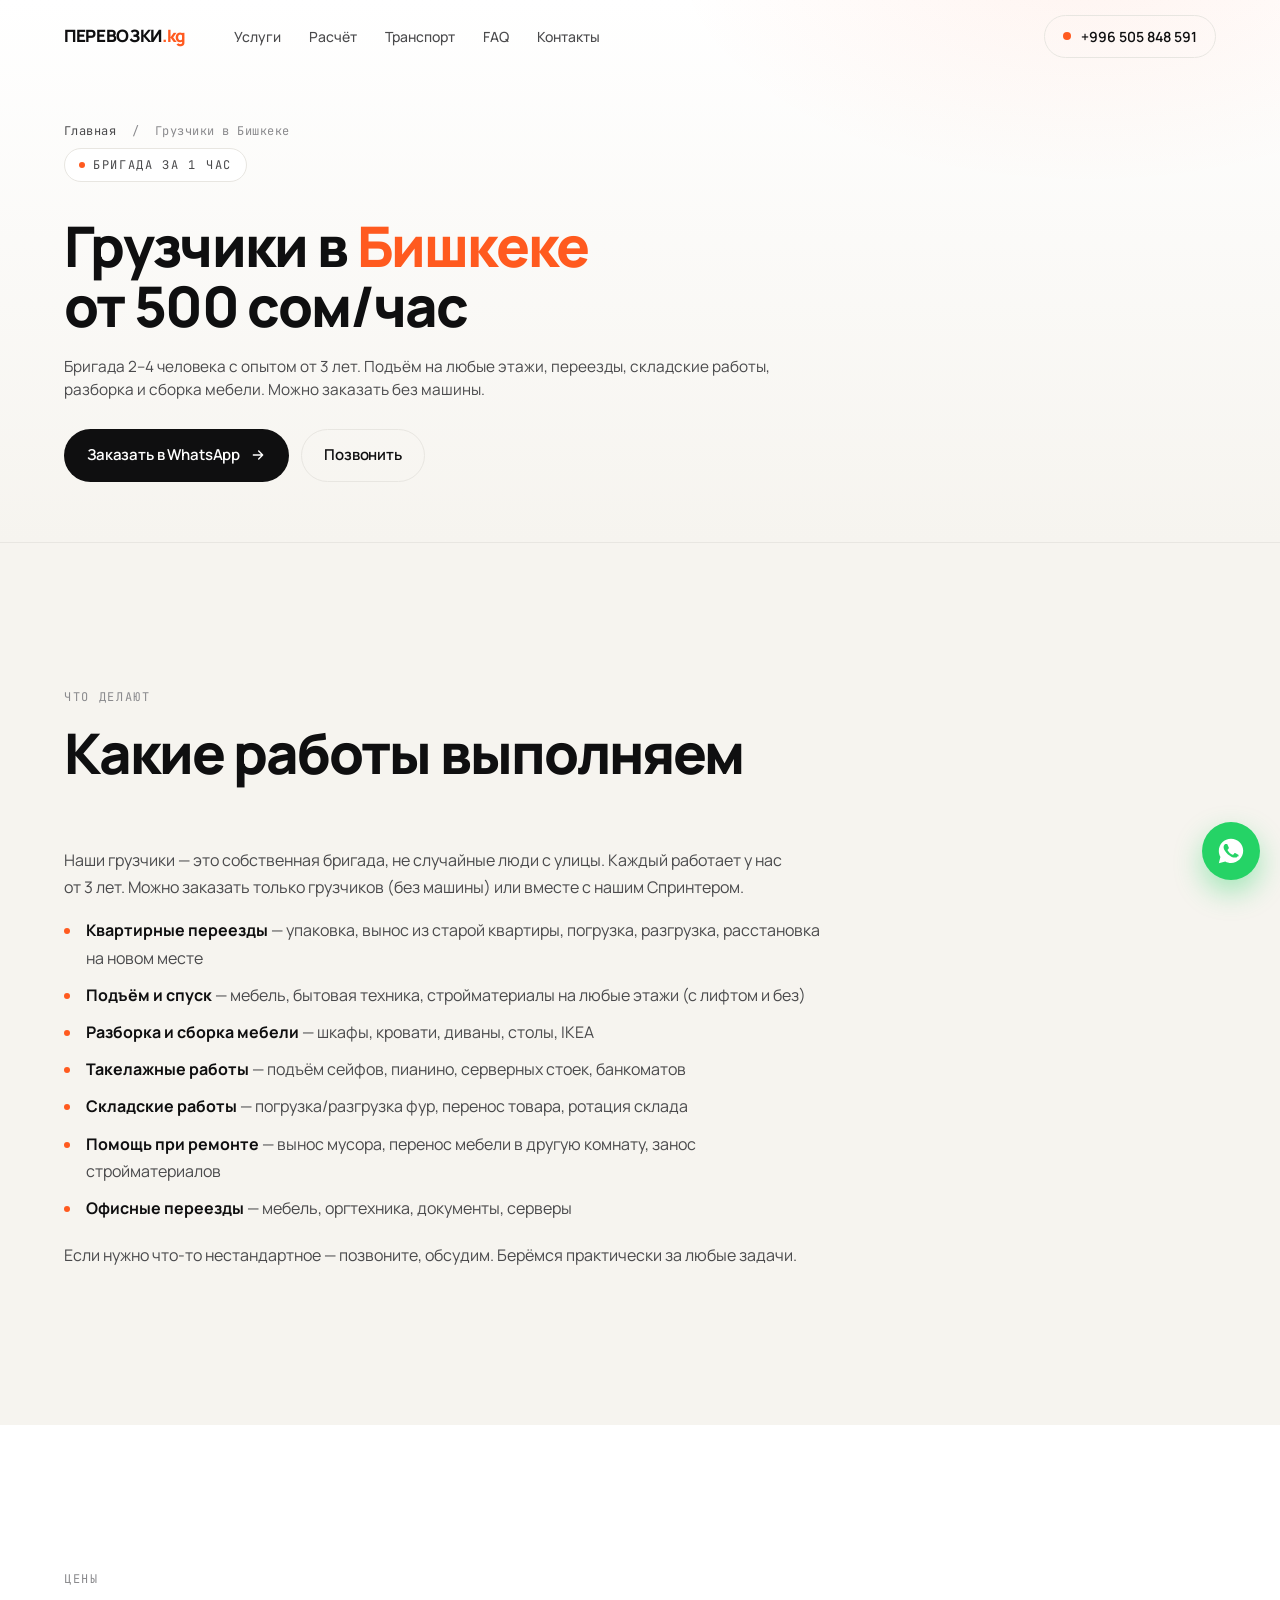
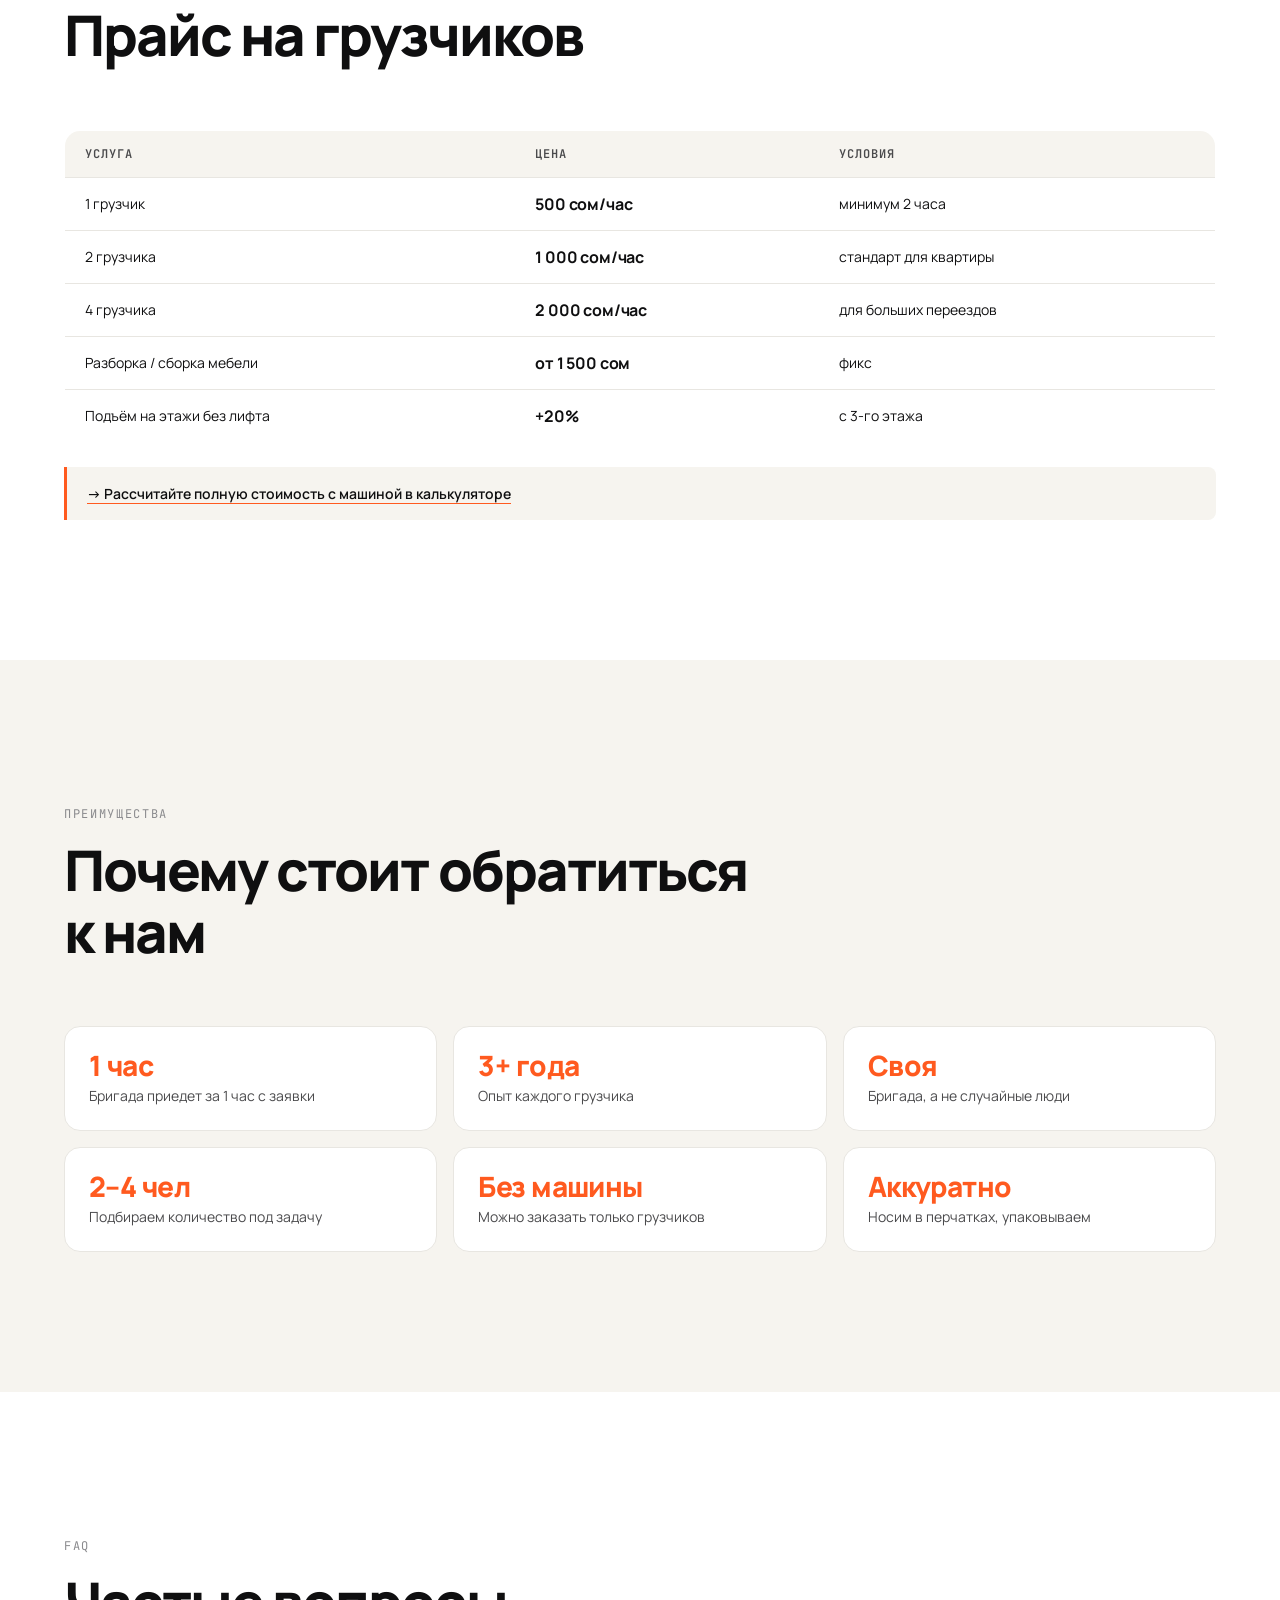
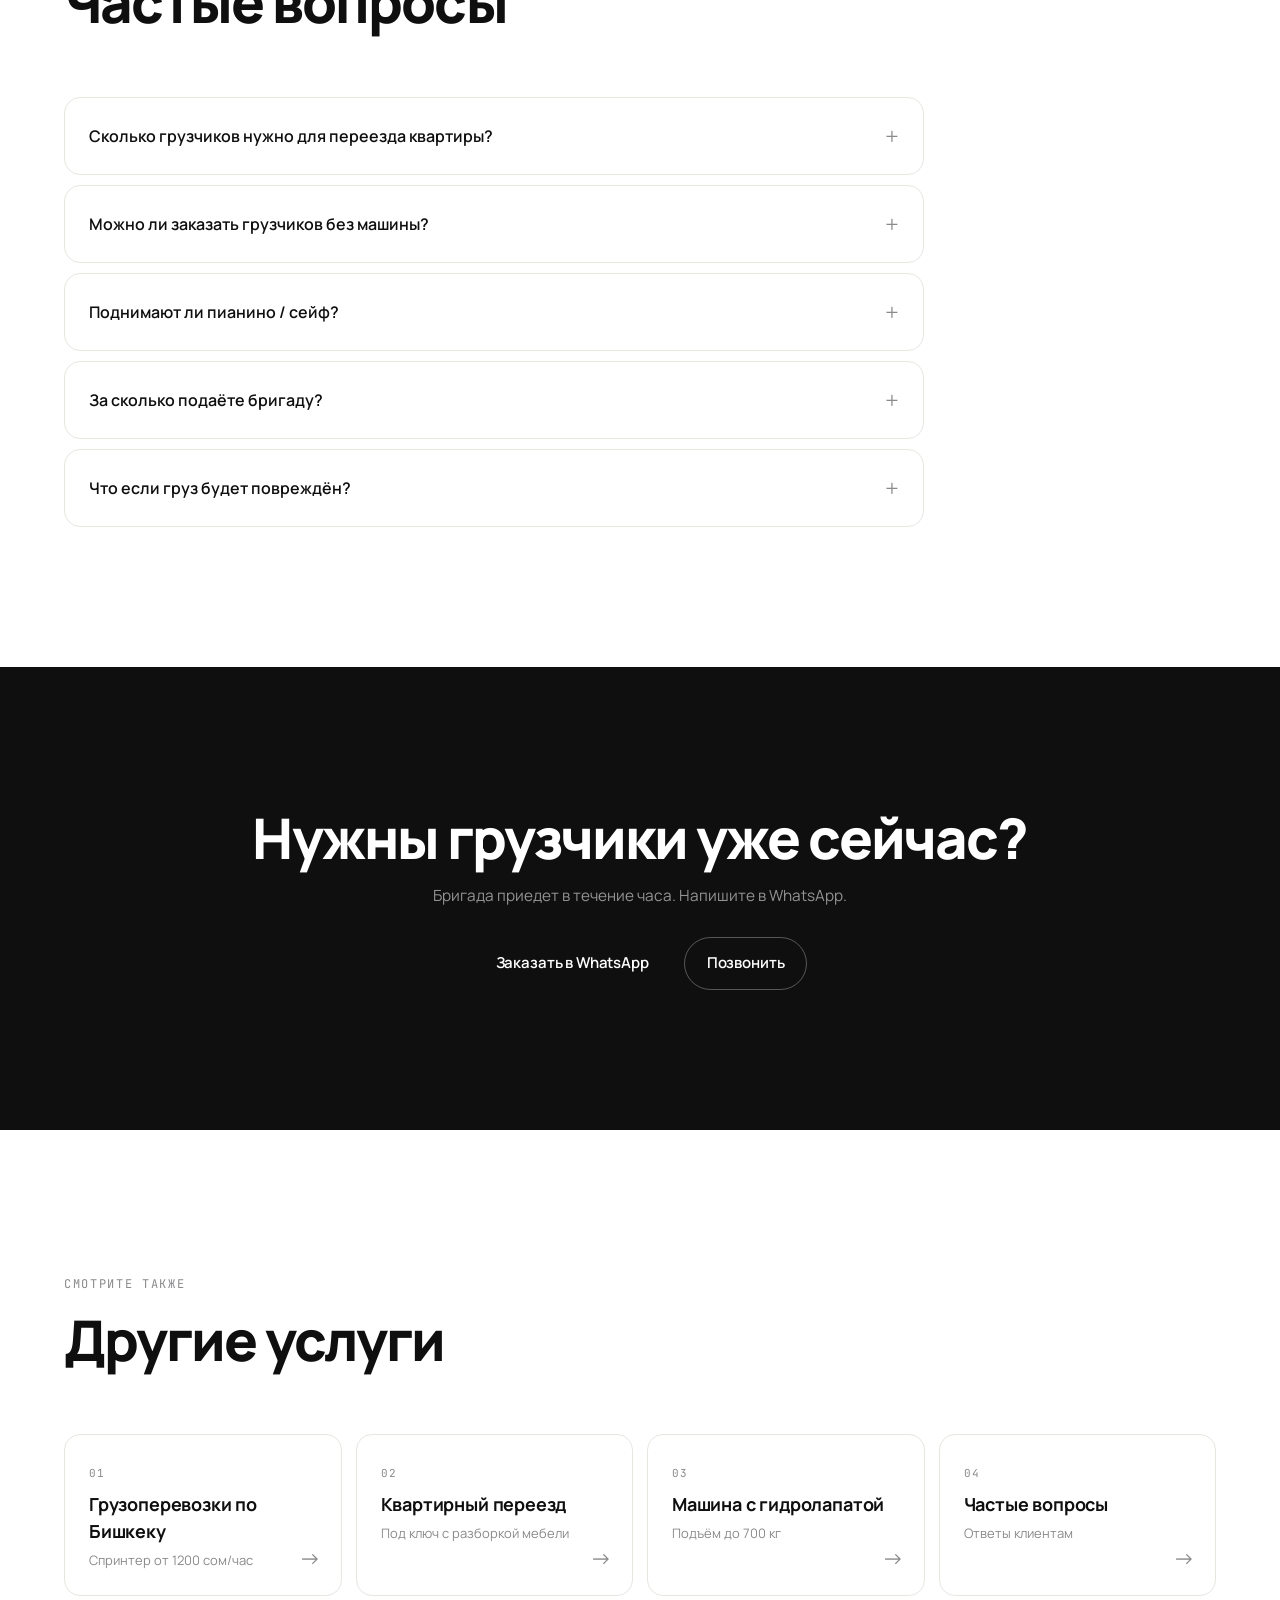
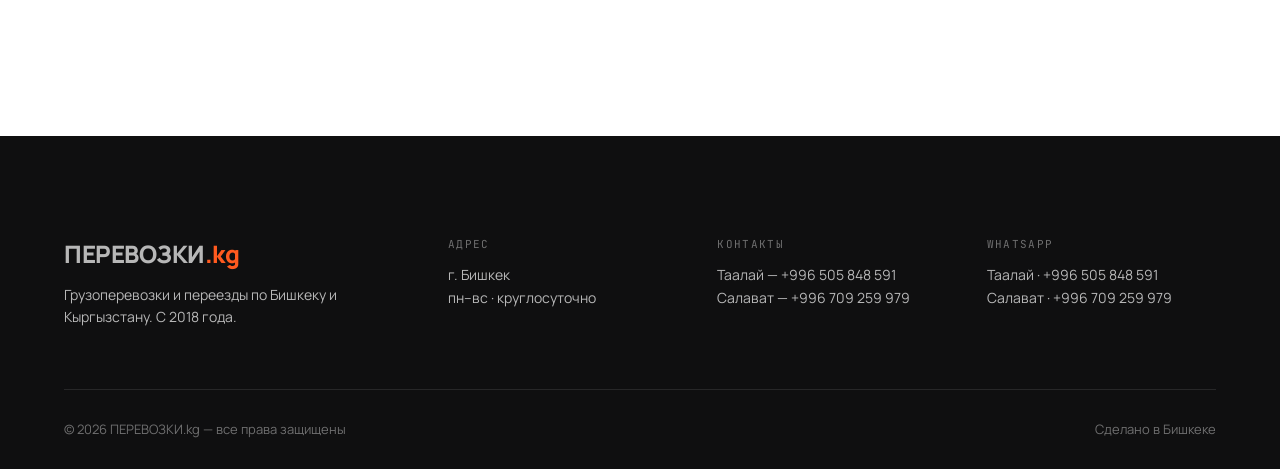
<file: gruzchiki-bishkek/index.html>
<!doctype html>
<html lang="ru-KG">
<head>
<meta charset="utf-8" />
<meta name="viewport" content="width=device-width, initial-scale=1, viewport-fit=cover" />

<title>Грузчики в Бишкеке от 500 сом/час | Бригада 2–4 человека — ПЕРЕВОЗКИ.kg</title>
<meta name="description" content="Услуги грузчиков в Бишкеке от 500 сом/час за человека. Бригада 2–4 чел. Опыт от 3 лет. Подъём, переезды, складские работы, разборка мебели. Подача за 1 час. ☎ +996 505 848 591" />
<meta name="keywords" content="грузчики бишкек, грузчики бишкек цена, услуги грузчиков, заказать грузчиков, подъём на этаж, разнорабочие бишкек, такелаж бишкек" />
<meta name="robots" content="index, follow, max-image-preview:large" />
<meta name="theme-color" content="#ff5a1f" />

<link rel="canonical" href="https://perevozki.kg/gruzchiki-bishkek/" />
<meta name="geo.region" content="KG-GB" />
<meta name="geo.placename" content="Бишкек" />

<meta property="og:type" content="article" />
<meta property="og:site_name" content="ПЕРЕВОЗКИ.kg" />
<meta property="og:title" content="Грузчики в Бишкеке от 500 сом/час — ПЕРЕВОЗКИ.kg" />
<meta property="og:description" content="Бригада грузчиков 2–4 человека, подача за 1 час. Подъём, переезды, складские работы." />
<meta property="og:url" content="https://perevozki.kg/gruzchiki-bishkek/" />
<meta property="og:locale" content="ru_KG" />
<meta property="og:image" content="https://perevozki.kg/home.jpg" />

<link rel="icon" type="image/svg+xml" href="../favicon.svg" />
<link rel="manifest" href="../manifest.json" />

<script async src="https://www.googletagmanager.com/gtag/js?id=G-K9CJT7NCY7"></script>
<script>
  window.dataLayer = window.dataLayer || [];
  function gtag(){dataLayer.push(arguments);}
  gtag('js', new Date());
  gtag('config', 'G-K9CJT7NCY7', { anonymize_ip: true });
  gtag('config', 'AW-18192785326');
</script>

<link rel="preconnect" href="https://fonts.googleapis.com">
<link rel="preconnect" href="https://fonts.gstatic.com" crossorigin>
<link rel="stylesheet" href="../style.css" />
<link rel="preload" href="https://fonts.googleapis.com/css2?family=Manrope:wght@400;500;600;700;800&family=JetBrains+Mono:wght@400;500&display=swap" as="style" onload="this.onload=null;this.rel='stylesheet'">
<noscript><link rel="stylesheet" href="https://fonts.googleapis.com/css2?family=Manrope:wght@400;500;600;700;800&family=JetBrains+Mono:wght@400;500&display=swap"></noscript>

<script type="application/ld+json">
{
  "@context": "https://schema.org",
  "@type": "Service",
  "serviceType": "Услуги грузчиков",
  "name": "Грузчики в Бишкеке",
  "description": "Услуги опытных грузчиков в Бишкеке. Подъём на этажи, переезды, складские работы, такелаж, разборка и сборка мебели.",
  "areaServed": { "@type": "City", "name": "Бишкек" },
  "provider": {
    "@type": "MovingCompany",
    "name": "ПЕРЕВОЗКИ.kg",
    "telephone": "+996505848591",
    "url": "https://perevozki.kg/"
  },
  "offers": {
    "@type": "Offer",
    "name": "Один грузчик",
    "price": "500",
    "priceCurrency": "KGS",
    "priceSpecification": {
      "@type": "UnitPriceSpecification",
      "price": 500,
      "priceCurrency": "KGS",
      "unitText": "час"
    }
  }
}
</script>
</head>
<body>

<a href="#main" class="skip-link">Перейти к содержимому</a>

<header class="nav" data-nav>
  <div class="container nav__inner">
    <a href="/" class="nav__logo">ПЕРЕВОЗКИ<em>.kg</em></a>
    <nav class="nav__links">
      <a href="/#services">Услуги</a>
      <a href="/#calc">Расчёт</a>
      <a href="/#fleet">Транспорт</a>
      <a href="/faq/">FAQ</a>
      <a href="/#contact">Контакты</a>
    </nav>
    <a href="tel:+996505848591" class="nav__cta">
      <span class="nav__cta-dot"></span>
      <span>+996 505 848 591</span>
    </a>
    <button class="nav__burger" data-burger aria-label="Меню">
      <span></span><span></span><span></span>
    </button>
  </div>
</header>

<div class="menu" data-menu>
  <div class="container menu__inner">
    <a href="/">Главная</a>
    <a href="/#services">Услуги</a>
    <a href="/#calc">Расчёт</a>
    <a href="/#fleet">Транспорт</a>
    <a href="/faq/">FAQ</a>
    <a href="/#contact">Контакты</a>
    <a href="tel:+996505848591" class="menu__phone">+996 505 848 591</a>
  </div>
</div>

<main id="main">

<section class="page-hero">
  <div class="container">
    <nav class="crumbs">
      <a href="/">Главная</a> <span>/</span> <span>Грузчики в Бишкеке</span>
    </nav>
    <span class="eyebrow eyebrow--pill">
      <span class="eyebrow__dot"></span>
      Бригада за 1 час
    </span>
    <h1 class="page-hero__title">
      Грузчики в&nbsp;<span class="page-hero__accent">Бишкеке</span>
      от&nbsp;500&nbsp;сом/час
    </h1>
    <p class="page-hero__sub">
      Бригада 2–4 человека с&nbsp;опытом от&nbsp;3&nbsp;лет. Подъём на&nbsp;любые этажи, переезды, складские работы, разборка и&nbsp;сборка мебели. Можно заказать без машины.
    </p>
    <div class="page-hero__cta">
      <a href="https://wa.me/996505848591?text=Здравствуйте! Нужны грузчики" target="_blank" rel="noopener" class="btn btn--primary">
        Заказать в WhatsApp
        <svg width="16" height="16" viewBox="0 0 24 24" fill="none"><path d="M5 12h14M13 6l6 6-6 6" stroke="currentColor" stroke-width="2" stroke-linecap="round" stroke-linejoin="round"/></svg>
      </a>
      <a href="tel:+996505848591" class="btn btn--ghost">Позвонить</a>
    </div>
  </div>
</section>

<section class="section section--paper">
  <div class="container">
    <header class="section__head">
      <span class="eyebrow">Что делают</span>
      <h2 class="section__title">Какие работы выполняем</h2>
    </header>
    <div class="prose">
      <p>Наши грузчики — это собственная бригада, не&nbsp;случайные люди с&nbsp;улицы. Каждый работает у&nbsp;нас от&nbsp;3&nbsp;лет. Можно заказать только грузчиков (без машины) или вместе с&nbsp;нашим Спринтером.</p>
      <ul>
        <li><strong>Квартирные переезды</strong> — упаковка, вынос из&nbsp;старой квартиры, погрузка, разгрузка, расстановка на&nbsp;новом месте</li>
        <li><strong>Подъём и&nbsp;спуск</strong> — мебель, бытовая техника, стройматериалы на&nbsp;любые этажи (с&nbsp;лифтом и&nbsp;без)</li>
        <li><strong>Разборка и&nbsp;сборка мебели</strong> — шкафы, кровати, диваны, столы, IKEA</li>
        <li><strong>Такелажные работы</strong> — подъём сейфов, пианино, серверных стоек, банкоматов</li>
        <li><strong>Складские работы</strong> — погрузка/разгрузка фур, перенос товара, ротация склада</li>
        <li><strong>Помощь при ремонте</strong> — вынос мусора, перенос мебели в&nbsp;другую комнату, занос стройматериалов</li>
        <li><strong>Офисные переезды</strong> — мебель, оргтехника, документы, серверы</li>
      </ul>
      <p>Если нужно что-то нестандартное — позвоните, обсудим. Берёмся практически за&nbsp;любые задачи.</p>
    </div>
  </div>
</section>

<section class="section">
  <div class="container">
    <header class="section__head">
      <span class="eyebrow">Цены</span>
      <h2 class="section__title">Прайс на&nbsp;грузчиков</h2>
    </header>
    <table class="price-table">
      <thead>
        <tr><th>Услуга</th><th>Цена</th><th>Условия</th></tr>
      </thead>
      <tbody>
        <tr><td>1 грузчик</td><td><b>500 сом/час</b></td><td>минимум 2&nbsp;часа</td></tr>
        <tr><td>2 грузчика</td><td><b>1&nbsp;000 сом/час</b></td><td>стандарт для квартиры</td></tr>
        <tr><td>4 грузчика</td><td><b>2&nbsp;000 сом/час</b></td><td>для больших переездов</td></tr>
        <tr><td>Разборка / сборка мебели</td><td><b>от&nbsp;1&nbsp;500 сом</b></td><td>фикс</td></tr>
        <tr><td>Подъём на&nbsp;этажи без лифта</td><td><b>+20%</b></td><td>с&nbsp;3-го этажа</td></tr>
      </tbody>
    </table>
    <p class="prose-note">
      <a href="/#calc">→ Рассчитайте полную стоимость с&nbsp;машиной в&nbsp;калькуляторе</a>
    </p>
  </div>
</section>

<section class="section section--paper">
  <div class="container">
    <header class="section__head">
      <span class="eyebrow">Преимущества</span>
      <h2 class="section__title">Почему стоит обратиться к&nbsp;нам</h2>
    </header>
    <div class="features">
      <div class="feature">
        <b>1 час</b>
        <span>Бригада приедет за&nbsp;1 час с&nbsp;заявки</span>
      </div>
      <div class="feature">
        <b>3+ года</b>
        <span>Опыт каждого грузчика</span>
      </div>
      <div class="feature">
        <b>Своя</b>
        <span>Бригада, а&nbsp;не&nbsp;случайные люди</span>
      </div>
      <div class="feature">
        <b>2–4 чел</b>
        <span>Подбираем количество под задачу</span>
      </div>
      <div class="feature">
        <b>Без машины</b>
        <span>Можно заказать только грузчиков</span>
      </div>
      <div class="feature">
        <b>Аккуратно</b>
        <span>Носим в&nbsp;перчатках, упаковываем</span>
      </div>
    </div>
  </div>
</section>

<section class="section">
  <div class="container">
    <header class="section__head">
      <span class="eyebrow">FAQ</span>
      <h2 class="section__title">Частые вопросы</h2>
    </header>
    <div class="faq">
      <details class="faq__item">
        <summary>Сколько грузчиков нужно для переезда квартиры?</summary>
        <p>Для 1-комнатной хватит 2&nbsp;грузчиков на&nbsp;3–4 часа. 2-комнатная — 2–3 грузчика на&nbsp;4–5 часов. 3-комнатная или офис — 3–4 грузчика на&nbsp;5–6 часов.</p>
      </details>
      <details class="faq__item">
        <summary>Можно ли заказать грузчиков без машины?</summary>
        <p>Да, легко. Если у&nbsp;вас своя машина, аренда от&nbsp;знакомых, или просто нужно поднять/спустить груз внутри здания.</p>
      </details>
      <details class="faq__item">
        <summary>Поднимают ли пианино / сейф?</summary>
        <p>Да, у&nbsp;нас есть такелажные ремни. Тяжёлые предметы (от&nbsp;100&nbsp;кг) лучше поднимать с&nbsp;нашей машиной с&nbsp;гидролапатой — она поднимает до&nbsp;700&nbsp;кг.</p>
      </details>
      <details class="faq__item">
        <summary>За сколько подаёте бригаду?</summary>
        <p>В&nbsp;течение часа от&nbsp;момента подтверждения заявки. На&nbsp;утро/вечер следующего дня — гарантированно.</p>
      </details>
      <details class="faq__item">
        <summary>Что если груз будет повреждён?</summary>
        <p>Мы возмещаем стоимость повреждённого груза. Хрупкие вещи (стекло, техника) рекомендуем упаковывать заранее или заказать упаковку у&nbsp;нас.</p>
      </details>
    </div>
  </div>
</section>

<section class="section section--dark">
  <div class="container" style="text-align:center">
    <h2 class="section__title">Нужны грузчики уже&nbsp;сейчас?</h2>
    <p class="section__sub">Бригада приедет в&nbsp;течение часа. Напишите в&nbsp;WhatsApp.</p>
    <div class="page-hero__cta" style="justify-content:center; margin-top:30px">
      <a href="https://wa.me/996505848591?text=Здравствуйте! Нужны грузчики" target="_blank" rel="noopener" class="btn btn--primary">Заказать в WhatsApp</a>
      <a href="tel:+996505848591" class="btn btn--ghost">Позвонить</a>
    </div>
  </div>
</section>

<section class="section">
  <div class="container">
    <header class="section__head">
      <span class="eyebrow">Смотрите также</span>
      <h2 class="section__title">Другие услуги</h2>
    </header>
    <div class="related">
      <a href="/perevozki-bishkek/" class="related__card">
        <span class="related__num">01</span>
        <h3>Грузоперевозки по Бишкеку</h3>
        <p>Спринтер от 1200 сом/час</p>
        <span class="related__arrow">→</span>
      </a>
      <a href="/kvartirniy-pereezd/" class="related__card">
        <span class="related__num">02</span>
        <h3>Квартирный переезд</h3>
        <p>Под ключ с разборкой мебели</p>
        <span class="related__arrow">→</span>
      </a>
      <a href="/gidrolapata-arenda/" class="related__card">
        <span class="related__num">03</span>
        <h3>Машина с гидролапатой</h3>
        <p>Подъём до 700 кг</p>
        <span class="related__arrow">→</span>
      </a>
      <a href="/faq/" class="related__card">
        <span class="related__num">04</span>
        <h3>Частые вопросы</h3>
        <p>Ответы клиентам</p>
        <span class="related__arrow">→</span>
      </a>
    </div>
  </div>
</section>

</main>

<footer class="ft">
  <div class="container ft__inner">
    <div class="ft__top">
      <div class="ft__col">
        <a href="/" class="ft__logo">ПЕРЕВОЗКИ<em>.kg</em></a>
        <p>Грузоперевозки и переезды по&nbsp;Бишкеку и Кыргызстану. С 2018 года.</p>
      </div>
      <div class="ft__col">
        <span class="ft__lbl">Адрес</span>
        <p>г. Бишкек<br>пн–вс · круглосуточно</p>
      </div>
      <div class="ft__col">
        <span class="ft__lbl">Контакты</span>
        <p>
          Таалай — <a href="tel:+996505848591">+996 505 848 591</a><br>
          Салават — <a href="tel:+996709259979">+996 709 259 979</a>
        </p>
      </div>
      <div class="ft__col">
        <span class="ft__lbl">WhatsApp</span>
        <p>
          <a href="https://wa.me/996505848591" target="_blank" rel="noopener">Таалай · +996 505 848 591</a><br>
          <a href="https://wa.me/996709259979" target="_blank" rel="noopener">Салават · +996 709 259 979</a>
        </p>
      </div>
    </div>
    <div class="ft__bottom">
      <span>© <span id="year"></span> ПЕРЕВОЗКИ.kg — все права защищены</span>
      <span>Сделано в Бишкеке</span>
    </div>
  </div>
</footer>

<a href="https://wa.me/996505848591" target="_blank" rel="noopener" class="float" aria-label="WhatsApp">
  <svg viewBox="0 0 32 32" fill="currentColor"><path d="M16 3C8.8 3 3 8.8 3 16c0 2.3.6 4.4 1.7 6.3L3 29l6.9-1.8c1.8 1 3.9 1.6 6.1 1.6 7.2 0 13-5.8 13-13S23.2 3 16 3zm7.4 18.2c-.3.9-1.8 1.7-2.5 1.8-.6.1-1.5.1-2.4-.2-.6-.2-1.3-.4-2.2-.8-3.9-1.7-6.4-5.6-6.6-5.9-.2-.3-1.6-2.1-1.6-4s1-2.8 1.3-3.2c.4-.4.8-.5 1.1-.5h.8c.3 0 .6 0 1 .8l1.3 3.1c.1.2.2.5 0 .8-.2.3-.2.4-.4.7-.2.2-.5.5-.6.7-.2.2-.4.4-.2.8.2.4 1 1.7 2.2 2.7 1.5 1.3 2.7 1.7 3.1 1.9.4.2.6.2.8-.1.2-.3.9-1.1 1.1-1.4.2-.3.5-.3.8-.2l2.9 1.4c.4.2.6.3.7.4.1.4.1 1.2-.2 2.1z"/></svg>
</a>

<script defer src="../js/page.js"></script>

</body>
</html>
</file>
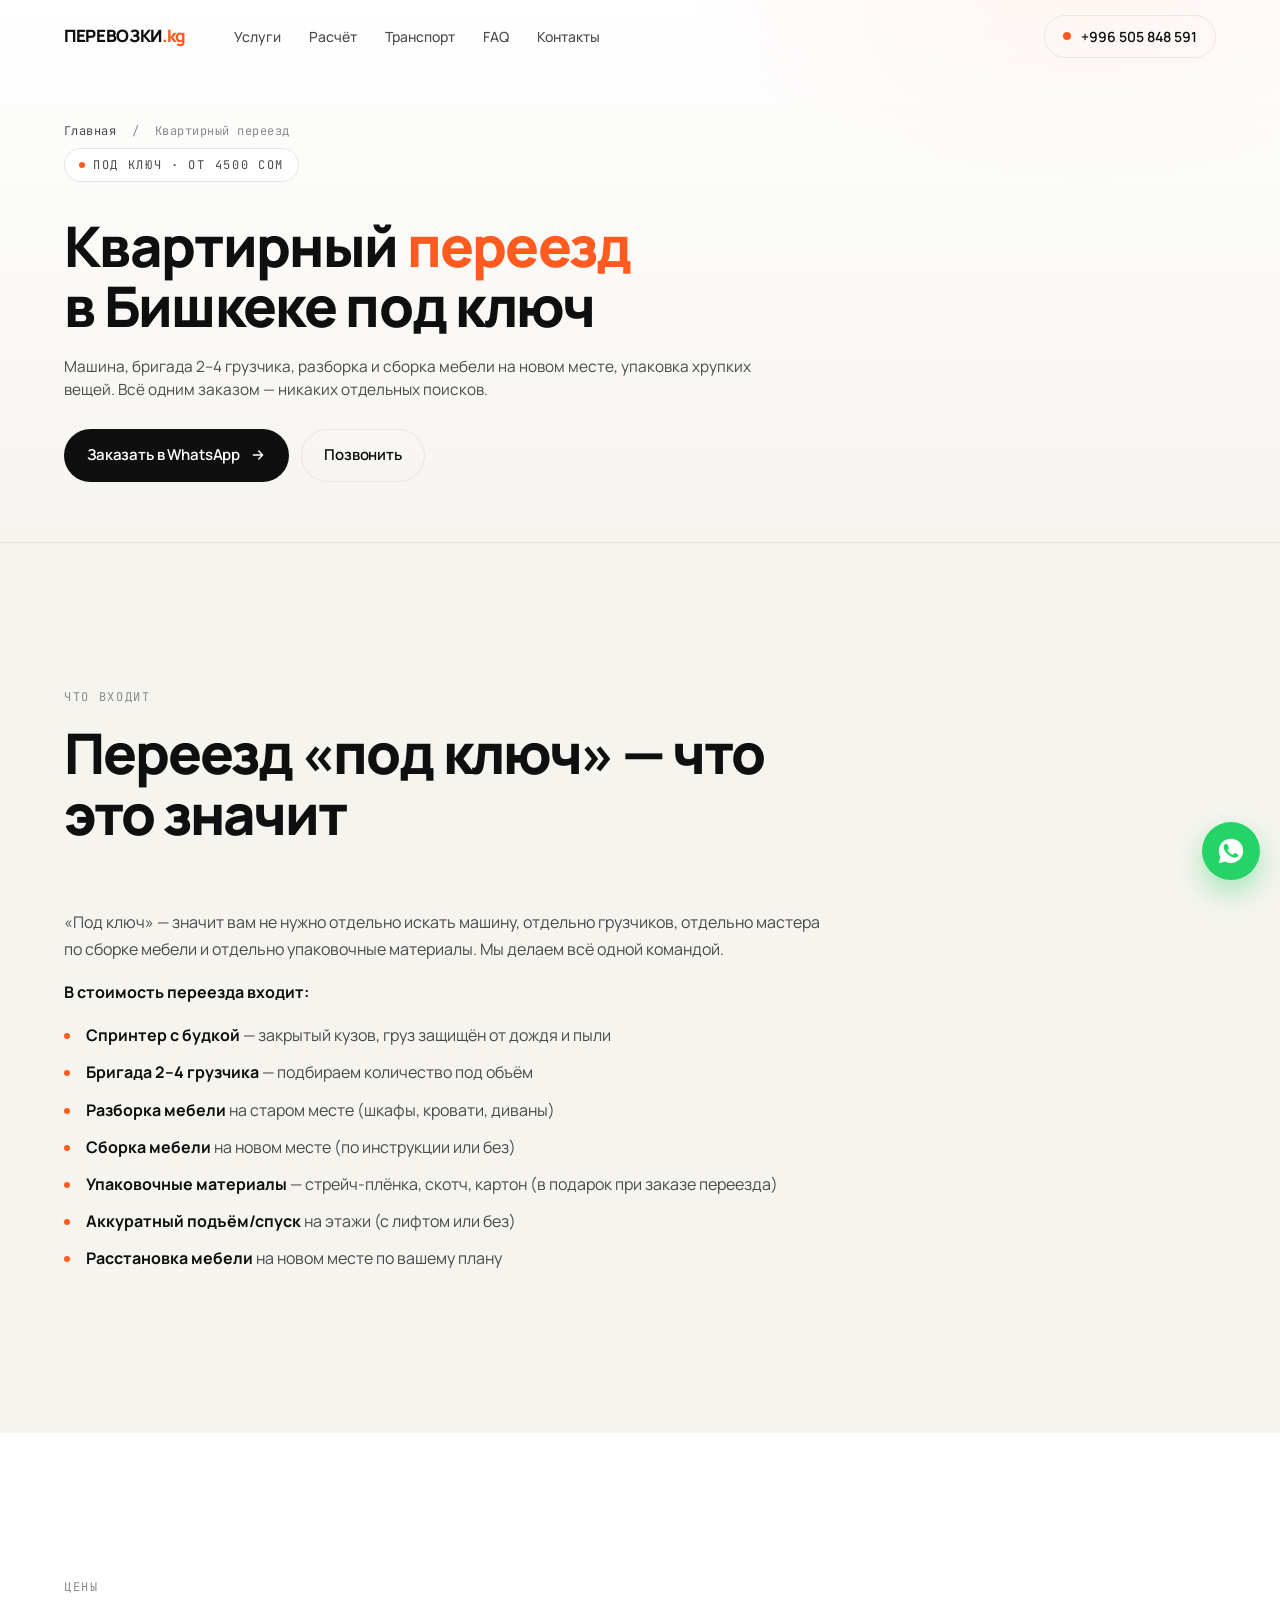
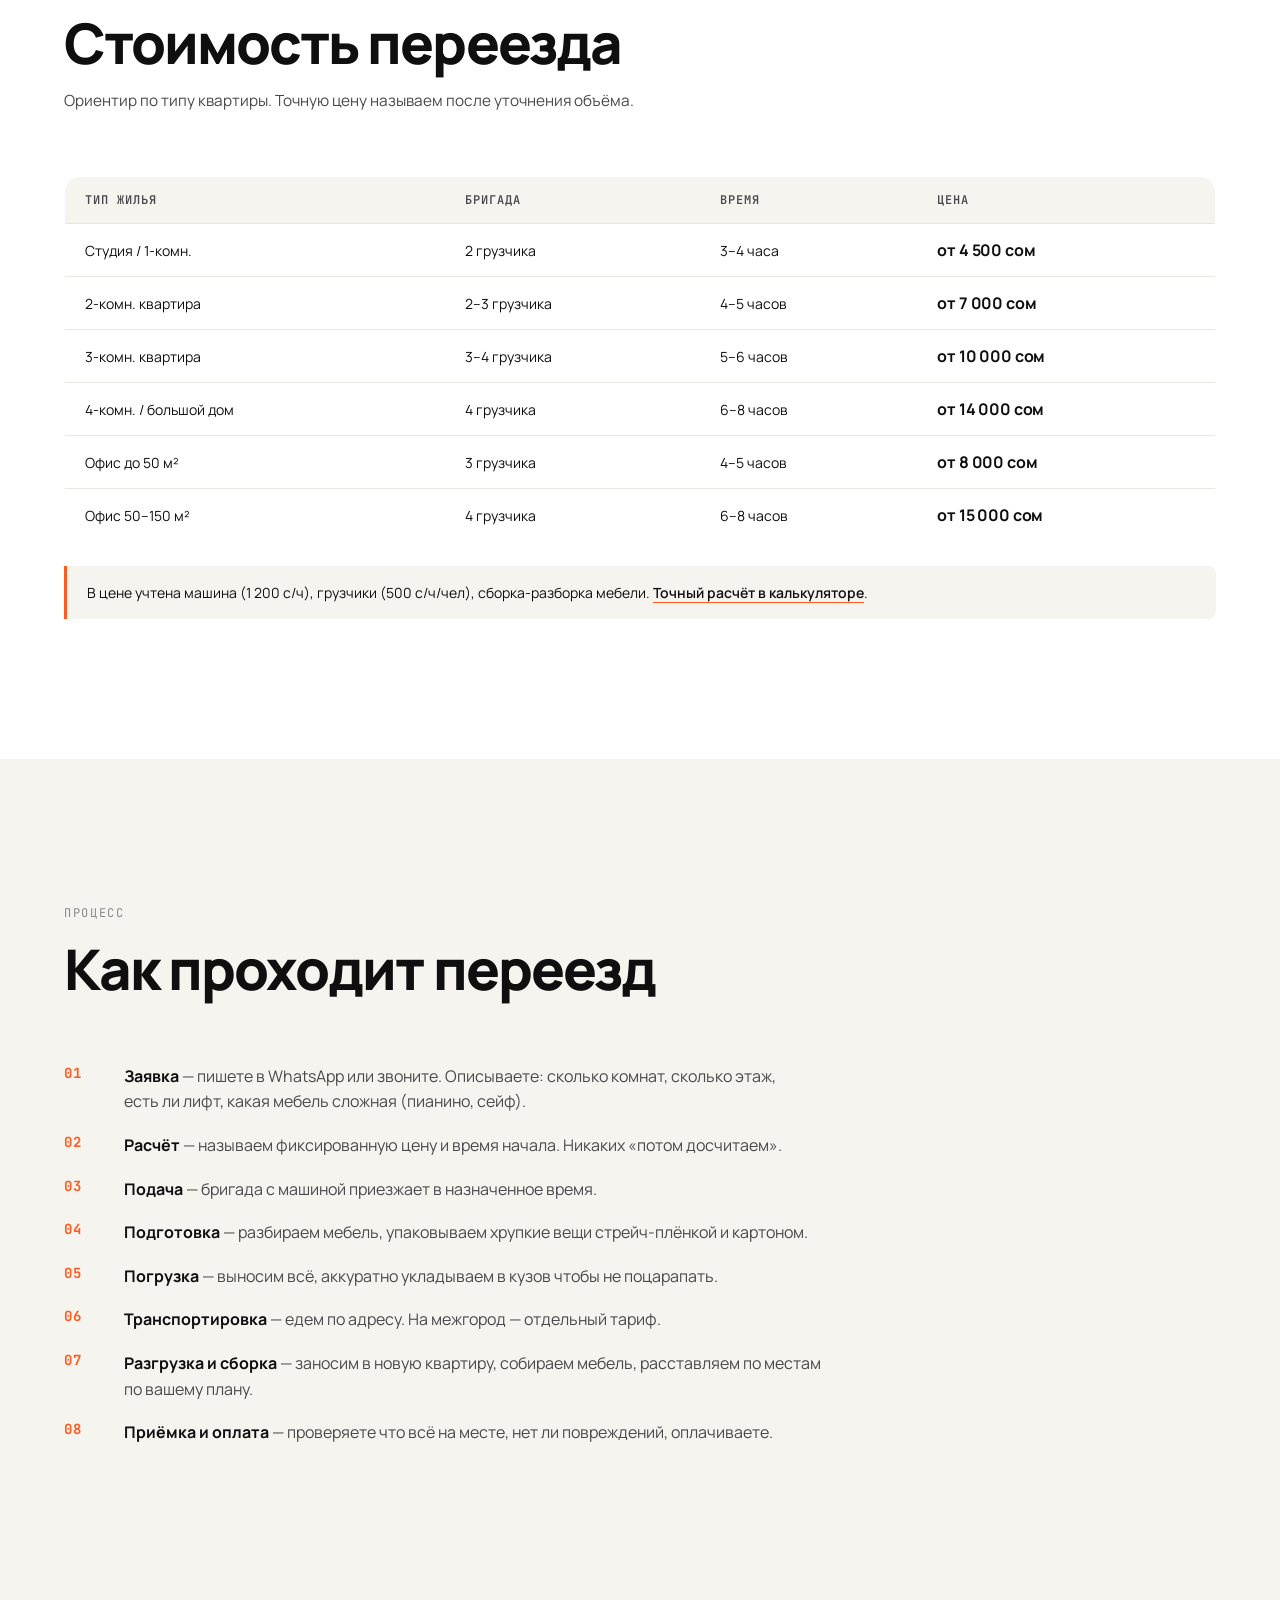
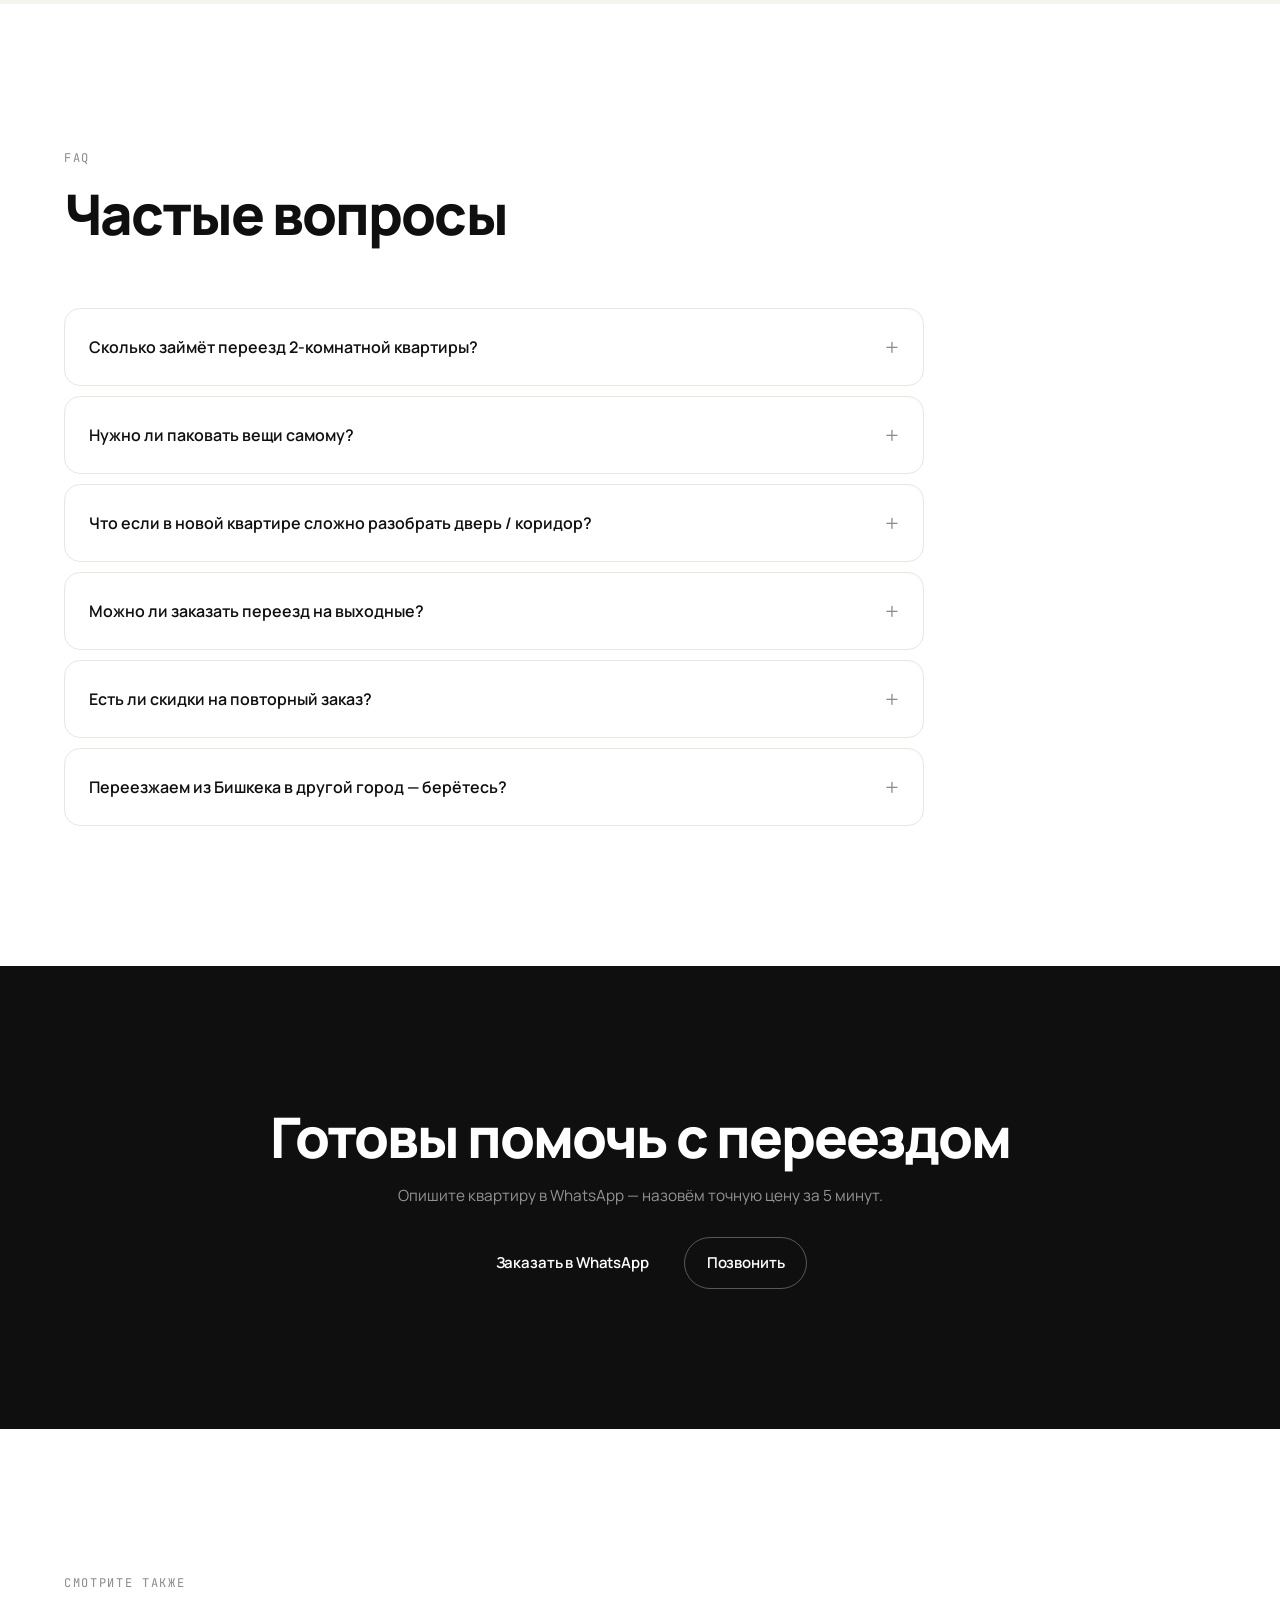
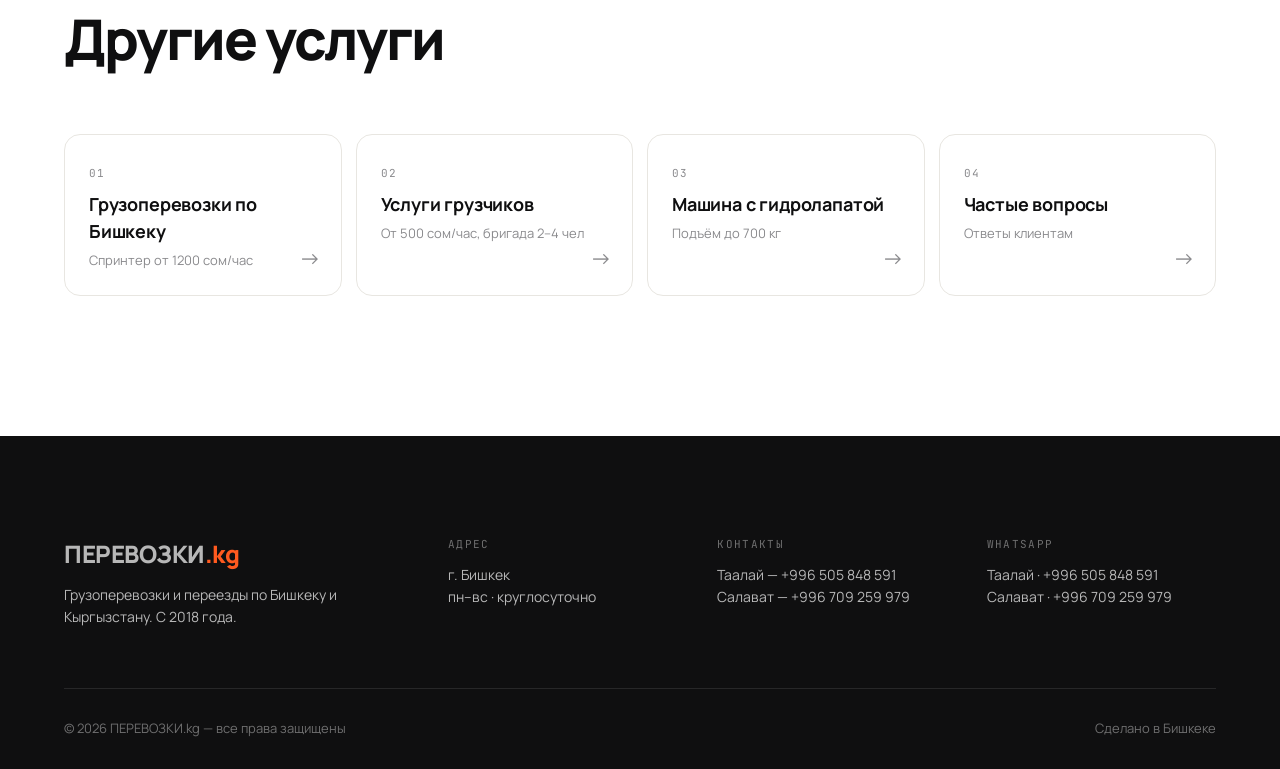
<file: kvartirniy-pereezd/index.html>
<!doctype html>
<html lang="ru-KG">
<head>
<meta charset="utf-8" />
<meta name="viewport" content="width=device-width, initial-scale=1, viewport-fit=cover" />

<title>Квартирный переезд в Бишкеке под ключ — машина, грузчики, мебель | ПЕРЕВОЗКИ.kg</title>
<meta name="description" content="Квартирный переезд в Бишкеке под ключ: Спринтер, бригада 2–4 грузчика, разборка и сборка мебели, упаковка хрупких вещей. Цена от 4500 сом. ☎ +996 505 848 591" />
<meta name="keywords" content="квартирный переезд бишкек, переезд бишкек, переезд квартиры цена, офисный переезд, переезд с грузчиками, перевозка мебели бишкек" />
<meta name="robots" content="index, follow, max-image-preview:large" />
<meta name="theme-color" content="#ff5a1f" />

<link rel="canonical" href="https://perevozki.kg/kvartirniy-pereezd/" />
<meta name="geo.region" content="KG-GB" />
<meta name="geo.placename" content="Бишкек" />

<meta property="og:type" content="article" />
<meta property="og:site_name" content="ПЕРЕВОЗКИ.kg" />
<meta property="og:title" content="Квартирный переезд под ключ в Бишкеке — ПЕРЕВОЗКИ.kg" />
<meta property="og:description" content="Машина, грузчики, разборка и сборка мебели, упаковка. От 4500 сом." />
<meta property="og:url" content="https://perevozki.kg/kvartirniy-pereezd/" />
<meta property="og:locale" content="ru_KG" />
<meta property="og:image" content="https://perevozki.kg/home.jpg" />

<link rel="icon" type="image/svg+xml" href="../favicon.svg" />
<link rel="manifest" href="../manifest.json" />

<script async src="https://www.googletagmanager.com/gtag/js?id=G-K9CJT7NCY7"></script>
<script>
  window.dataLayer = window.dataLayer || [];
  function gtag(){dataLayer.push(arguments);}
  gtag('js', new Date());
  gtag('config', 'G-K9CJT7NCY7', { anonymize_ip: true });
  gtag('config', 'AW-18192785326');
</script>

<link rel="preconnect" href="https://fonts.googleapis.com">
<link rel="preconnect" href="https://fonts.gstatic.com" crossorigin>
<link rel="stylesheet" href="../style.css" />
<link rel="preload" href="https://fonts.googleapis.com/css2?family=Manrope:wght@400;500;600;700;800&family=JetBrains+Mono:wght@400;500&display=swap" as="style" onload="this.onload=null;this.rel='stylesheet'">
<noscript><link rel="stylesheet" href="https://fonts.googleapis.com/css2?family=Manrope:wght@400;500;600;700;800&family=JetBrains+Mono:wght@400;500&display=swap"></noscript>

<script type="application/ld+json">
{
  "@context": "https://schema.org",
  "@type": "Service",
  "serviceType": "Квартирный переезд",
  "name": "Квартирный переезд в Бишкеке под ключ",
  "description": "Переезд квартиры или офиса под ключ: машина, бригада грузчиков, разборка и сборка мебели, упаковка хрупких вещей.",
  "areaServed": { "@type": "City", "name": "Бишкек" },
  "provider": {
    "@type": "MovingCompany",
    "name": "ПЕРЕВОЗКИ.kg",
    "telephone": "+996505848591",
    "url": "https://perevozki.kg/"
  }
}
</script>
</head>
<body>

<a href="#main" class="skip-link">Перейти к содержимому</a>

<header class="nav" data-nav>
  <div class="container nav__inner">
    <a href="/" class="nav__logo">ПЕРЕВОЗКИ<em>.kg</em></a>
    <nav class="nav__links">
      <a href="/#services">Услуги</a>
      <a href="/#calc">Расчёт</a>
      <a href="/#fleet">Транспорт</a>
      <a href="/faq/">FAQ</a>
      <a href="/#contact">Контакты</a>
    </nav>
    <a href="tel:+996505848591" class="nav__cta">
      <span class="nav__cta-dot"></span>
      <span>+996 505 848 591</span>
    </a>
    <button class="nav__burger" data-burger aria-label="Меню">
      <span></span><span></span><span></span>
    </button>
  </div>
</header>

<div class="menu" data-menu>
  <div class="container menu__inner">
    <a href="/">Главная</a>
    <a href="/#services">Услуги</a>
    <a href="/#calc">Расчёт</a>
    <a href="/#fleet">Транспорт</a>
    <a href="/faq/">FAQ</a>
    <a href="/#contact">Контакты</a>
    <a href="tel:+996505848591" class="menu__phone">+996 505 848 591</a>
  </div>
</div>

<main id="main">

<section class="page-hero">
  <div class="container">
    <nav class="crumbs">
      <a href="/">Главная</a> <span>/</span> <span>Квартирный переезд</span>
    </nav>
    <span class="eyebrow eyebrow--pill">
      <span class="eyebrow__dot"></span>
      Под ключ · от 4500 сом
    </span>
    <h1 class="page-hero__title">
      Квартирный <span class="page-hero__accent">переезд</span>
      в&nbsp;Бишкеке под&nbsp;ключ
    </h1>
    <p class="page-hero__sub">
      Машина, бригада 2–4 грузчика, разборка и&nbsp;сборка мебели на&nbsp;новом месте, упаковка хрупких вещей. Всё одним заказом — никаких отдельных поисков.
    </p>
    <div class="page-hero__cta">
      <a href="https://wa.me/996505848591?text=Здравствуйте! Нужен квартирный переезд" target="_blank" rel="noopener" class="btn btn--primary">
        Заказать в WhatsApp
        <svg width="16" height="16" viewBox="0 0 24 24" fill="none"><path d="M5 12h14M13 6l6 6-6 6" stroke="currentColor" stroke-width="2" stroke-linecap="round" stroke-linejoin="round"/></svg>
      </a>
      <a href="tel:+996505848591" class="btn btn--ghost">Позвонить</a>
    </div>
  </div>
</section>

<section class="section section--paper">
  <div class="container">
    <header class="section__head">
      <span class="eyebrow">Что входит</span>
      <h2 class="section__title">Переезд «под&nbsp;ключ» — что это значит</h2>
    </header>
    <div class="prose">
      <p>«Под ключ» — значит вам не&nbsp;нужно отдельно искать машину, отдельно грузчиков, отдельно мастера по&nbsp;сборке мебели и&nbsp;отдельно упаковочные материалы. Мы делаем всё одной командой.</p>
      <p><strong>В&nbsp;стоимость переезда входит:</strong></p>
      <ul>
        <li><strong>Спринтер с&nbsp;будкой</strong> — закрытый кузов, груз защищён от&nbsp;дождя и&nbsp;пыли</li>
        <li><strong>Бригада 2–4 грузчика</strong> — подбираем количество под объём</li>
        <li><strong>Разборка мебели</strong> на&nbsp;старом месте (шкафы, кровати, диваны)</li>
        <li><strong>Сборка мебели</strong> на&nbsp;новом месте (по&nbsp;инструкции или без)</li>
        <li><strong>Упаковочные материалы</strong> — стрейч-плёнка, скотч, картон (в&nbsp;подарок при заказе переезда)</li>
        <li><strong>Аккуратный подъём/спуск</strong> на&nbsp;этажи (с&nbsp;лифтом или без)</li>
        <li><strong>Расстановка мебели</strong> на&nbsp;новом месте по&nbsp;вашему плану</li>
      </ul>
    </div>
  </div>
</section>

<section class="section">
  <div class="container">
    <header class="section__head">
      <span class="eyebrow">Цены</span>
      <h2 class="section__title">Стоимость переезда</h2>
      <p class="section__sub">Ориентир по&nbsp;типу квартиры. Точную цену называем после уточнения объёма.</p>
    </header>
    <table class="price-table">
      <thead>
        <tr><th>Тип жилья</th><th>Бригада</th><th>Время</th><th>Цена</th></tr>
      </thead>
      <tbody>
        <tr><td>Студия / 1-комн.</td><td>2 грузчика</td><td>3–4 часа</td><td><b>от&nbsp;4&nbsp;500 сом</b></td></tr>
        <tr><td>2-комн. квартира</td><td>2–3 грузчика</td><td>4–5 часов</td><td><b>от&nbsp;7&nbsp;000 сом</b></td></tr>
        <tr><td>3-комн. квартира</td><td>3–4 грузчика</td><td>5–6 часов</td><td><b>от&nbsp;10&nbsp;000 сом</b></td></tr>
        <tr><td>4-комн. / большой дом</td><td>4 грузчика</td><td>6–8 часов</td><td><b>от&nbsp;14&nbsp;000 сом</b></td></tr>
        <tr><td>Офис до&nbsp;50 м²</td><td>3 грузчика</td><td>4–5 часов</td><td><b>от&nbsp;8&nbsp;000 сом</b></td></tr>
        <tr><td>Офис 50–150 м²</td><td>4 грузчика</td><td>6–8 часов</td><td><b>от&nbsp;15&nbsp;000 сом</b></td></tr>
      </tbody>
    </table>
    <p class="prose-note">
      В&nbsp;цене учтена машина (1&nbsp;200&nbsp;с/ч), грузчики (500&nbsp;с/ч/чел), сборка-разборка мебели. <a href="/#calc">Точный расчёт в&nbsp;калькуляторе</a>.
    </p>
  </div>
</section>

<section class="section section--paper">
  <div class="container">
    <header class="section__head">
      <span class="eyebrow">Процесс</span>
      <h2 class="section__title">Как проходит переезд</h2>
    </header>
    <div class="prose">
      <ol class="numbered-list">
        <li><strong>Заявка</strong> — пишете в&nbsp;WhatsApp или звоните. Описываете: сколько комнат, сколько этаж, есть&nbsp;ли лифт, какая мебель сложная (пианино, сейф).</li>
        <li><strong>Расчёт</strong> — называем фиксированную цену и&nbsp;время начала. Никаких «потом досчитаем».</li>
        <li><strong>Подача</strong> — бригада с&nbsp;машиной приезжает в&nbsp;назначенное время.</li>
        <li><strong>Подготовка</strong> — разбираем мебель, упаковываем хрупкие вещи стрейч-плёнкой и&nbsp;картоном.</li>
        <li><strong>Погрузка</strong> — выносим всё, аккуратно укладываем в&nbsp;кузов чтобы не&nbsp;поцарапать.</li>
        <li><strong>Транспортировка</strong> — едем по&nbsp;адресу. На&nbsp;межгород — отдельный тариф.</li>
        <li><strong>Разгрузка и&nbsp;сборка</strong> — заносим в&nbsp;новую квартиру, собираем мебель, расставляем по&nbsp;местам по&nbsp;вашему плану.</li>
        <li><strong>Приёмка и&nbsp;оплата</strong> — проверяете что всё на&nbsp;месте, нет&nbsp;ли повреждений, оплачиваете.</li>
      </ol>
    </div>
  </div>
</section>

<section class="section">
  <div class="container">
    <header class="section__head">
      <span class="eyebrow">FAQ</span>
      <h2 class="section__title">Частые вопросы</h2>
    </header>
    <div class="faq">
      <details class="faq__item">
        <summary>Сколько займёт переезд 2-комнатной квартиры?</summary>
        <p>Обычно 4–5 часов с&nbsp;момента приезда бригады. Зависит от&nbsp;количества вещей, этажа, наличия лифта.</p>
      </details>
      <details class="faq__item">
        <summary>Нужно ли паковать вещи самому?</summary>
        <p>Желательно мелкие вещи (одежду, документы, посуду) сложить в&nbsp;коробки заранее. Мебель и&nbsp;хрупкое мы упакуем сами при погрузке.</p>
      </details>
      <details class="faq__item">
        <summary>Что если в новой квартире сложно разобрать дверь / коридор?</summary>
        <p>Грузчики опытные, разберут и&nbsp;соберут шкафы прямо на&nbsp;месте если не&nbsp;проходят в&nbsp;дверной проём.</p>
      </details>
      <details class="faq__item">
        <summary>Можно ли заказать переезд на выходные?</summary>
        <p>Да, работаем 7&nbsp;дней в&nbsp;неделю без наценок за&nbsp;выходные и&nbsp;ночь.</p>
      </details>
      <details class="faq__item">
        <summary>Есть ли скидки на повторный заказ?</summary>
        <p>Да, постоянным клиентам и&nbsp;по&nbsp;рекомендации даём скидку 10%. Также есть скидки для компаний с&nbsp;регулярными заказами.</p>
      </details>
      <details class="faq__item">
        <summary>Переезжаем из Бишкека в другой город — берётесь?</summary>
        <p>Да, делаем межгород по&nbsp;всему Кыргызстану. Цена рассчитывается отдельно от&nbsp;расстояния (примерно 30&nbsp;сом/км + работа на&nbsp;месте).</p>
      </details>
    </div>
  </div>
</section>

<section class="section section--dark">
  <div class="container" style="text-align:center">
    <h2 class="section__title">Готовы помочь с&nbsp;переездом</h2>
    <p class="section__sub">Опишите квартиру в&nbsp;WhatsApp — назовём точную цену за&nbsp;5 минут.</p>
    <div class="page-hero__cta" style="justify-content:center; margin-top:30px">
      <a href="https://wa.me/996505848591?text=Здравствуйте! Нужен квартирный переезд" target="_blank" rel="noopener" class="btn btn--primary">Заказать в WhatsApp</a>
      <a href="tel:+996505848591" class="btn btn--ghost">Позвонить</a>
    </div>
  </div>
</section>

<section class="section">
  <div class="container">
    <header class="section__head">
      <span class="eyebrow">Смотрите также</span>
      <h2 class="section__title">Другие услуги</h2>
    </header>
    <div class="related">
      <a href="/perevozki-bishkek/" class="related__card">
        <span class="related__num">01</span>
        <h3>Грузоперевозки по Бишкеку</h3>
        <p>Спринтер от 1200 сом/час</p>
        <span class="related__arrow">→</span>
      </a>
      <a href="/gruzchiki-bishkek/" class="related__card">
        <span class="related__num">02</span>
        <h3>Услуги грузчиков</h3>
        <p>От 500 сом/час, бригада 2–4 чел</p>
        <span class="related__arrow">→</span>
      </a>
      <a href="/gidrolapata-arenda/" class="related__card">
        <span class="related__num">03</span>
        <h3>Машина с гидролапатой</h3>
        <p>Подъём до 700 кг</p>
        <span class="related__arrow">→</span>
      </a>
      <a href="/faq/" class="related__card">
        <span class="related__num">04</span>
        <h3>Частые вопросы</h3>
        <p>Ответы клиентам</p>
        <span class="related__arrow">→</span>
      </a>
    </div>
  </div>
</section>

</main>

<footer class="ft">
  <div class="container ft__inner">
    <div class="ft__top">
      <div class="ft__col">
        <a href="/" class="ft__logo">ПЕРЕВОЗКИ<em>.kg</em></a>
        <p>Грузоперевозки и переезды по&nbsp;Бишкеку и Кыргызстану. С 2018 года.</p>
      </div>
      <div class="ft__col">
        <span class="ft__lbl">Адрес</span>
        <p>г. Бишкек<br>пн–вс · круглосуточно</p>
      </div>
      <div class="ft__col">
        <span class="ft__lbl">Контакты</span>
        <p>
          Таалай — <a href="tel:+996505848591">+996 505 848 591</a><br>
          Салават — <a href="tel:+996709259979">+996 709 259 979</a>
        </p>
      </div>
      <div class="ft__col">
        <span class="ft__lbl">WhatsApp</span>
        <p>
          <a href="https://wa.me/996505848591" target="_blank" rel="noopener">Таалай · +996 505 848 591</a><br>
          <a href="https://wa.me/996709259979" target="_blank" rel="noopener">Салават · +996 709 259 979</a>
        </p>
      </div>
    </div>
    <div class="ft__bottom">
      <span>© <span id="year"></span> ПЕРЕВОЗКИ.kg — все права защищены</span>
      <span>Сделано в Бишкеке</span>
    </div>
  </div>
</footer>

<a href="https://wa.me/996505848591" target="_blank" rel="noopener" class="float" aria-label="WhatsApp">
  <svg viewBox="0 0 32 32" fill="currentColor"><path d="M16 3C8.8 3 3 8.8 3 16c0 2.3.6 4.4 1.7 6.3L3 29l6.9-1.8c1.8 1 3.9 1.6 6.1 1.6 7.2 0 13-5.8 13-13S23.2 3 16 3zm7.4 18.2c-.3.9-1.8 1.7-2.5 1.8-.6.1-1.5.1-2.4-.2-.6-.2-1.3-.4-2.2-.8-3.9-1.7-6.4-5.6-6.6-5.9-.2-.3-1.6-2.1-1.6-4s1-2.8 1.3-3.2c.4-.4.8-.5 1.1-.5h.8c.3 0 .6 0 1 .8l1.3 3.1c.1.2.2.5 0 .8-.2.3-.2.4-.4.7-.2.2-.5.5-.6.7-.2.2-.4.4-.2.8.2.4 1 1.7 2.2 2.7 1.5 1.3 2.7 1.7 3.1 1.9.4.2.6.2.8-.1.2-.3.9-1.1 1.1-1.4.2-.3.5-.3.8-.2l2.9 1.4c.4.2.6.3.7.4.1.4.1 1.2-.2 2.1z"/></svg>
</a>

<script defer src="../js/page.js"></script>

</body>
</html>
</file>
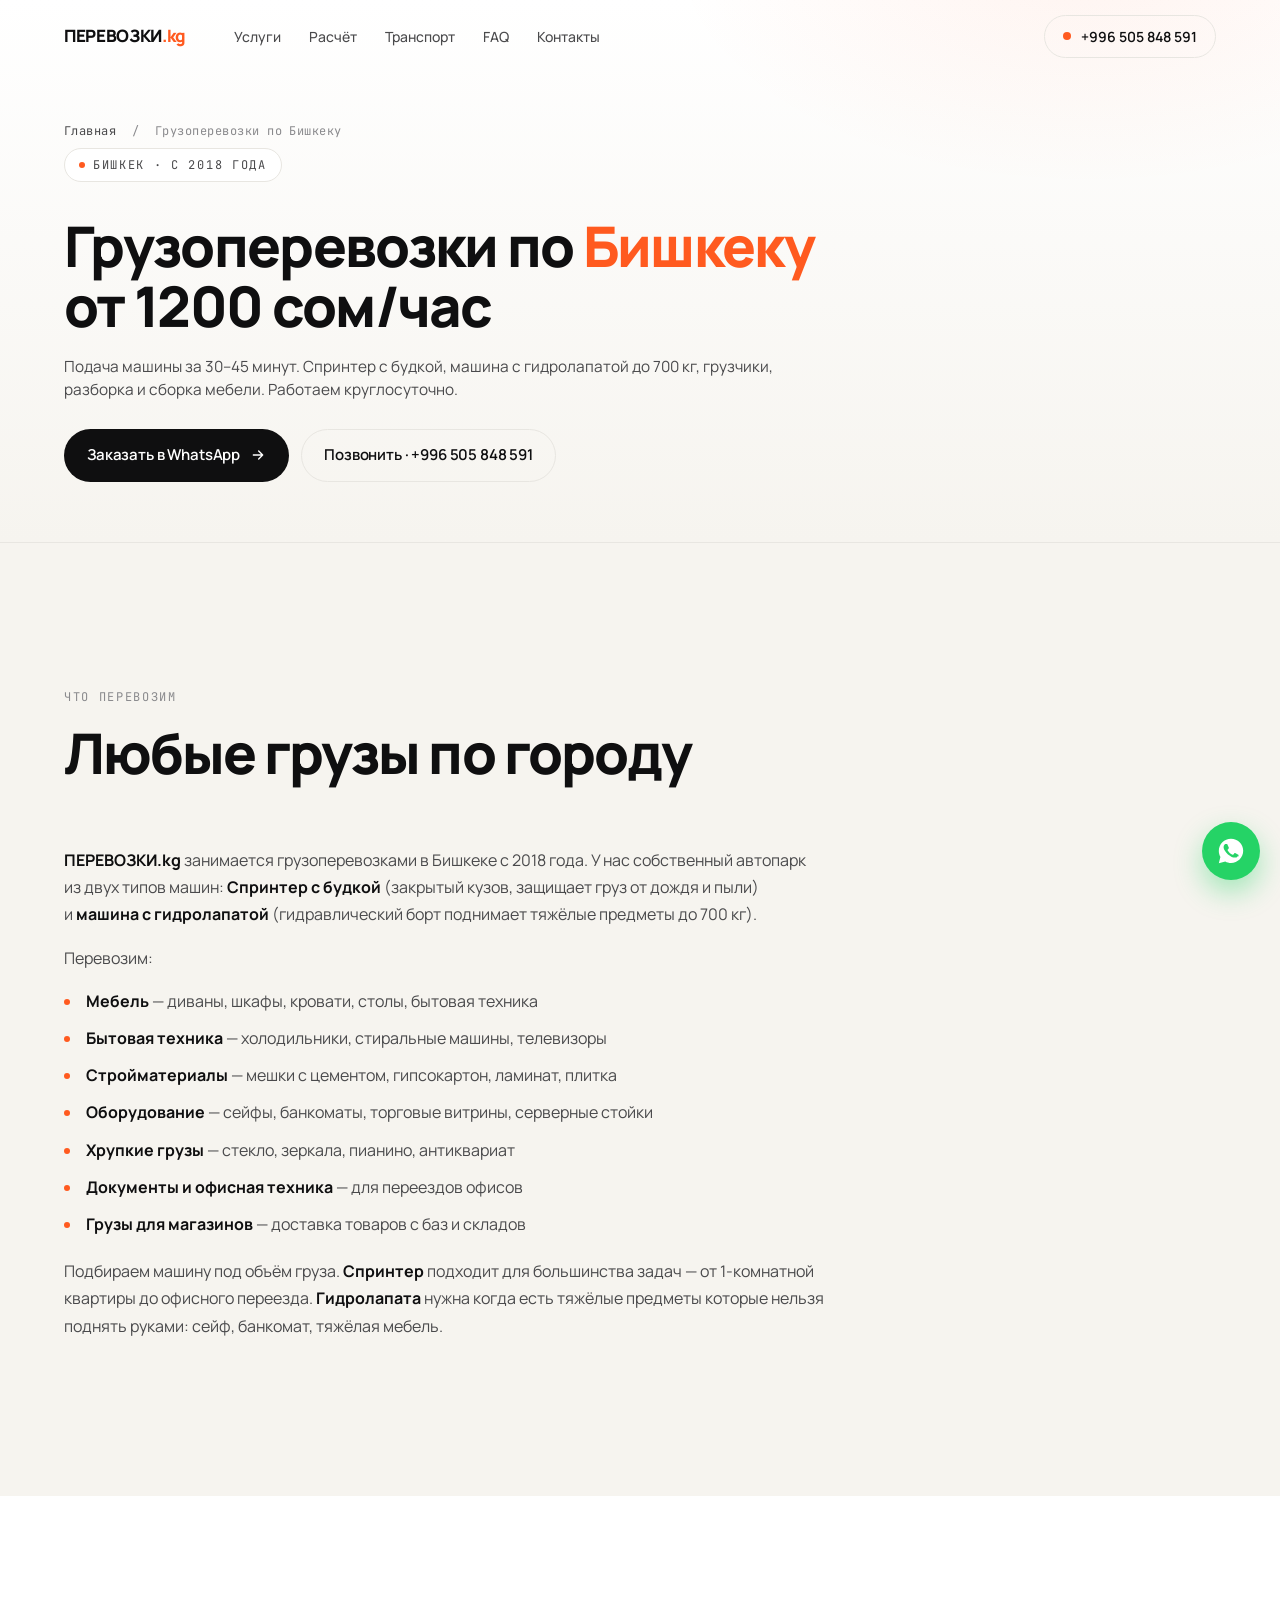
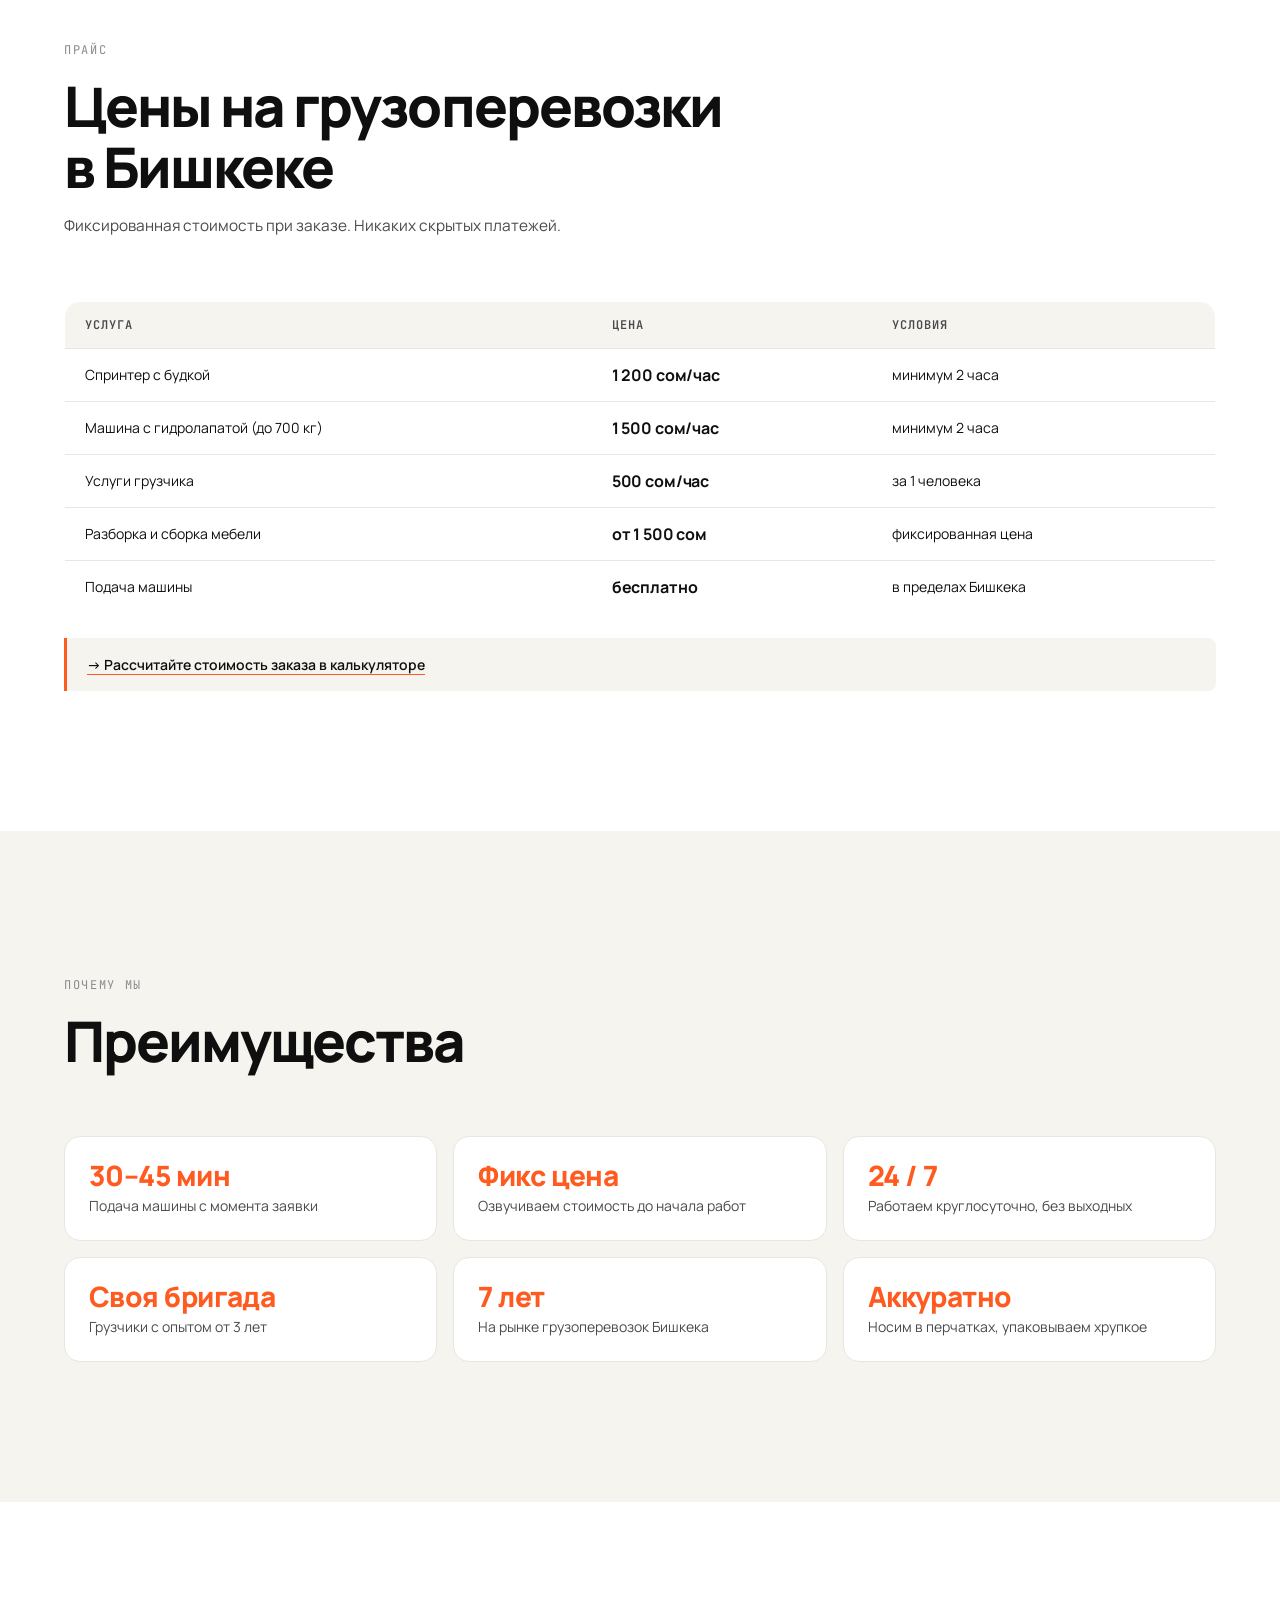
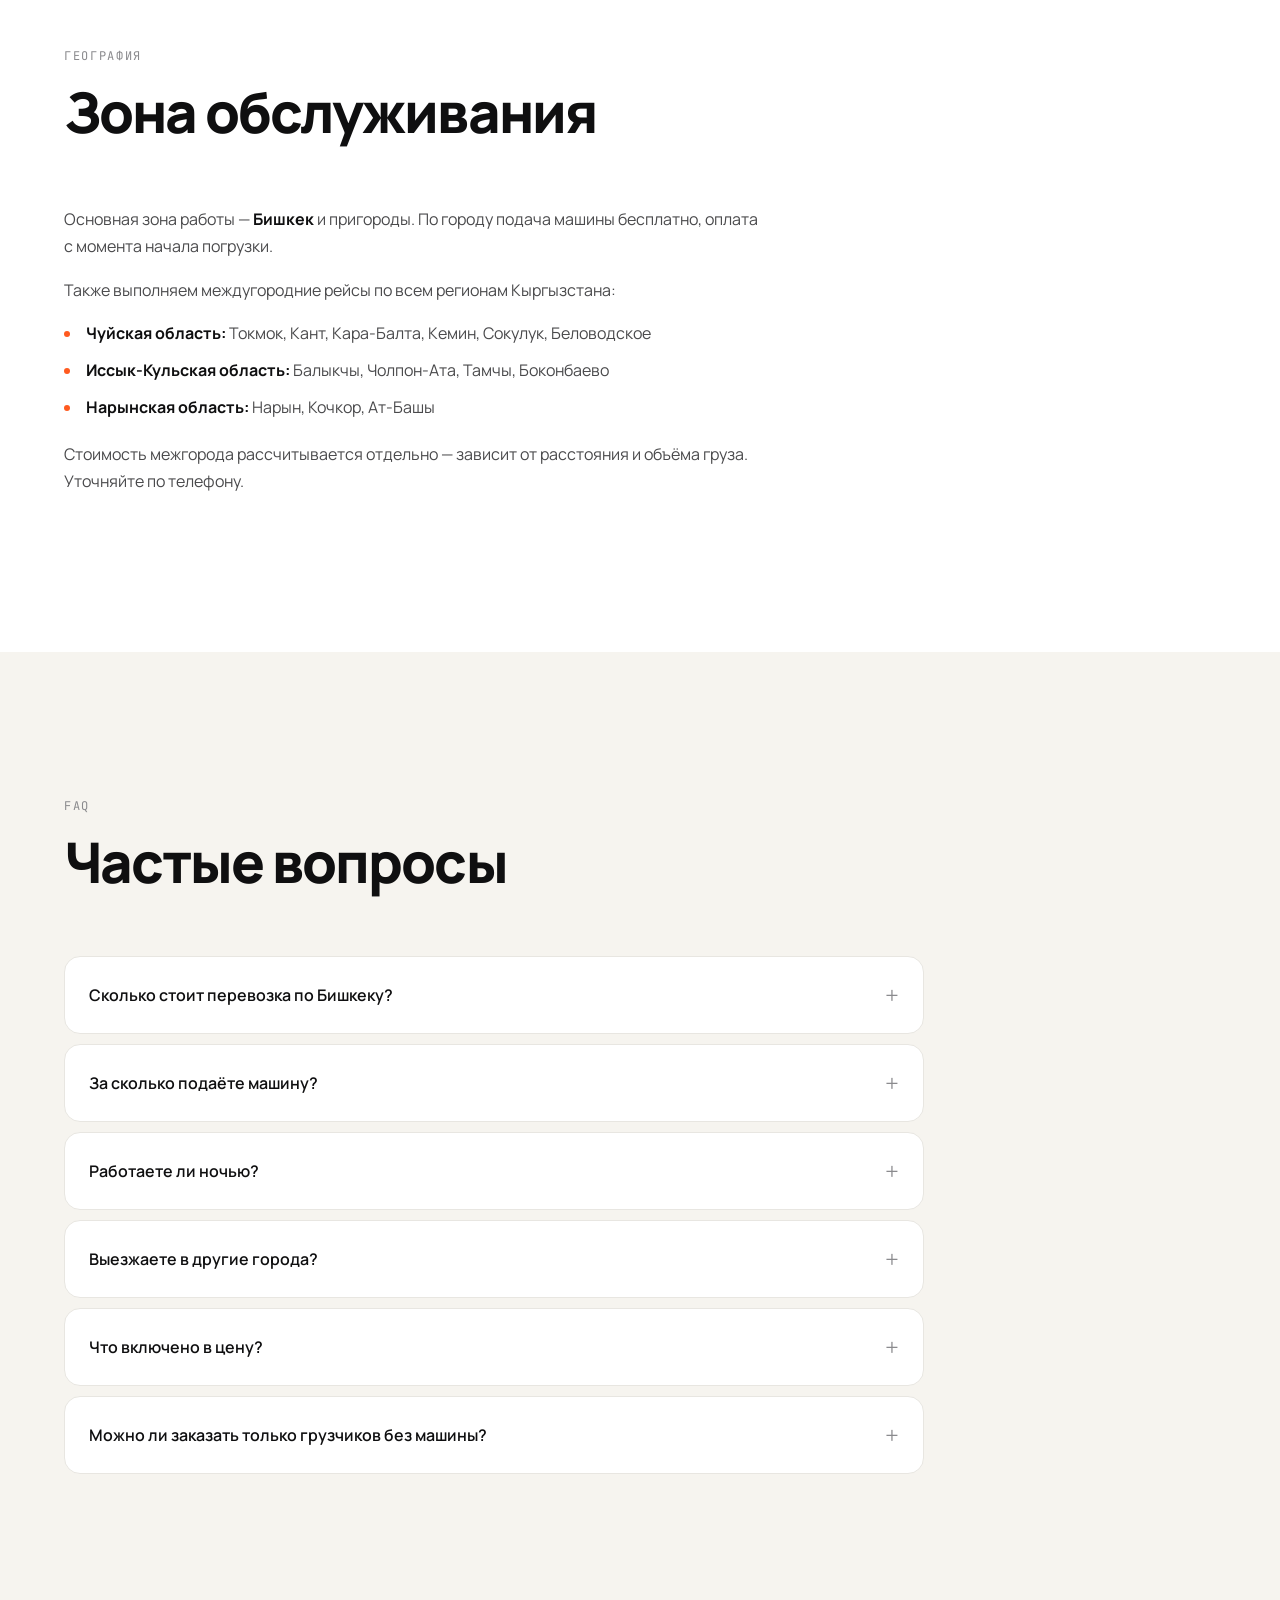
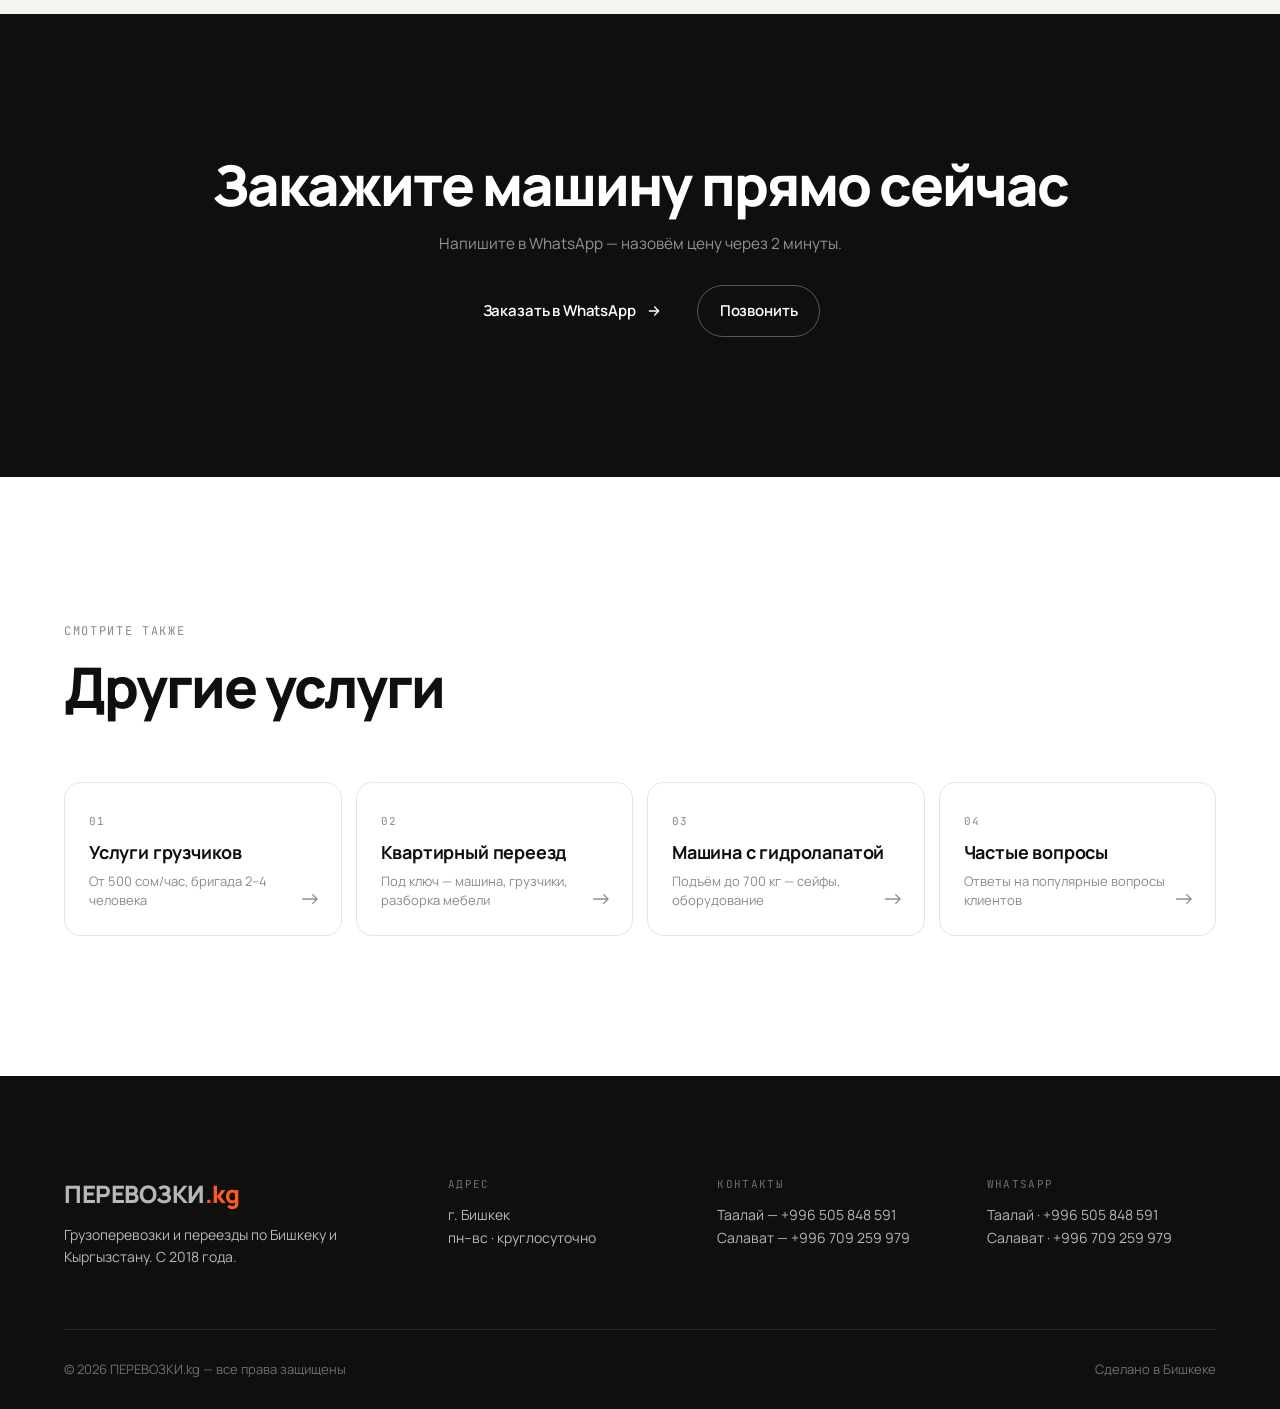
<file: perevozki-bishkek/index.html>
<!doctype html>
<html lang="ru-KG">
<head>
<meta charset="utf-8" />
<meta name="viewport" content="width=device-width, initial-scale=1, viewport-fit=cover" />

<title>Грузоперевозки в Бишкеке от 1200 сом/час | Спринтер, грузчики — ПЕРЕВОЗКИ.kg</title>
<meta name="description" content="Грузоперевозки по Бишкеку — Спринтер с будкой от 1200 сом/час, машина с гидролапатой до 700 кг от 1500 сом/ч, грузчики 500 сом/ч. Подача за 30–45 мин. ☎ +996 505 848 591" />
<meta name="keywords" content="грузоперевозки бишкек, грузоперевозки бишкек цена, перевозка грузов бишкек, грузовое такси бишкек, газель бишкек, спринтер аренда бишкек, перевозки kg" />
<meta name="robots" content="index, follow, max-image-preview:large" />
<meta name="theme-color" content="#ff5a1f" />

<link rel="canonical" href="https://perevozki.kg/perevozki-bishkek/" />

<meta name="geo.region" content="KG-GB" />
<meta name="geo.placename" content="Бишкек" />

<meta property="og:type" content="article" />
<meta property="og:site_name" content="ПЕРЕВОЗКИ.kg" />
<meta property="og:title" content="Грузоперевозки в Бишкеке — Спринтер от 1200 с/ч | ПЕРЕВОЗКИ.kg" />
<meta property="og:description" content="Спринтер с будкой, гидролапата до 700 кг, грузчики. Подача за 30–45 мин." />
<meta property="og:url" content="https://perevozki.kg/perevozki-bishkek/" />
<meta property="og:locale" content="ru_KG" />
<meta property="og:image" content="https://perevozki.kg/home.jpg" />

<link rel="icon" type="image/svg+xml" href="../favicon.svg" />
<link rel="manifest" href="../manifest.json" />

<!-- GA4 -->
<script async src="https://www.googletagmanager.com/gtag/js?id=G-K9CJT7NCY7"></script>
<script>
  window.dataLayer = window.dataLayer || [];
  function gtag(){dataLayer.push(arguments);}
  gtag('js', new Date());
  gtag('config', 'G-K9CJT7NCY7', { anonymize_ip: true });
  gtag('config', 'AW-18192785326');
</script>

<link rel="preconnect" href="https://fonts.googleapis.com">
<link rel="preconnect" href="https://fonts.gstatic.com" crossorigin>
<link rel="preconnect" href="https://cdnjs.cloudflare.com" crossorigin>
<link rel="preconnect" href="https://cdn.jsdelivr.net" crossorigin>

<link rel="stylesheet" href="../style.css" />

<link rel="preload" href="https://fonts.googleapis.com/css2?family=Manrope:wght@400;500;600;700;800&family=JetBrains+Mono:wght@400;500&display=swap" as="style" onload="this.onload=null;this.rel='stylesheet'">
<noscript><link rel="stylesheet" href="https://fonts.googleapis.com/css2?family=Manrope:wght@400;500;600;700;800&family=JetBrains+Mono:wght@400;500&display=swap"></noscript>

<!-- Service schema -->
<script type="application/ld+json">
{
  "@context": "https://schema.org",
  "@type": "Service",
  "serviceType": "Грузоперевозки",
  "name": "Грузоперевозки по Бишкеку",
  "description": "Перевозка грузов по Бишкеку и Чуйской области. Спринтер с будкой и машина с гидролапатой. Грузчики, разборка и сборка мебели.",
  "areaServed": { "@type": "City", "name": "Бишкек" },
  "provider": {
    "@type": "MovingCompany",
    "name": "ПЕРЕВОЗКИ.kg",
    "telephone": "+996505848591",
    "url": "https://perevozki.kg/"
  },
  "offers": [
    { "@type": "Offer", "name": "Спринтер с будкой", "price": "1200", "priceCurrency": "KGS" },
    { "@type": "Offer", "name": "Машина с гидролапатой", "price": "1500", "priceCurrency": "KGS" },
    { "@type": "Offer", "name": "Грузчик", "price": "500", "priceCurrency": "KGS" }
  ]
}
</script>
</head>
<body>

<a href="#main" class="skip-link">Перейти к содержимому</a>

<header class="nav" data-nav>
  <div class="container nav__inner">
    <a href="/" class="nav__logo">ПЕРЕВОЗКИ<em>.kg</em></a>
    <nav class="nav__links">
      <a href="/#services">Услуги</a>
      <a href="/#calc">Расчёт</a>
      <a href="/#fleet">Транспорт</a>
      <a href="/faq/">FAQ</a>
      <a href="/#contact">Контакты</a>
    </nav>
    <a href="tel:+996505848591" class="nav__cta">
      <span class="nav__cta-dot"></span>
      <span>+996 505 848 591</span>
    </a>
    <button class="nav__burger" data-burger aria-label="Меню">
      <span></span><span></span><span></span>
    </button>
  </div>
</header>

<div class="menu" data-menu>
  <div class="container menu__inner">
    <a href="/">Главная</a>
    <a href="/#services">Услуги</a>
    <a href="/#calc">Расчёт</a>
    <a href="/#fleet">Транспорт</a>
    <a href="/faq/">FAQ</a>
    <a href="/#contact">Контакты</a>
    <a href="tel:+996505848591" class="menu__phone">+996 505 848 591</a>
  </div>
</div>

<main id="main">

<!-- HERO -->
<section class="page-hero">
  <div class="container">
    <nav class="crumbs" aria-label="Хлебные крошки">
      <a href="/">Главная</a> <span>/</span> <span>Грузоперевозки по Бишкеку</span>
    </nav>
    <span class="eyebrow eyebrow--pill">
      <span class="eyebrow__dot"></span>
      Бишкек · с 2018 года
    </span>
    <h1 class="page-hero__title">
      Грузоперевозки по&nbsp;<span class="page-hero__accent">Бишкеку</span>
      от&nbsp;1200&nbsp;сом/час
    </h1>
    <p class="page-hero__sub">
      Подача машины за&nbsp;30–45 минут. Спринтер с&nbsp;будкой, машина с&nbsp;гидролапатой до&nbsp;700&nbsp;кг, грузчики, разборка и&nbsp;сборка мебели. Работаем круглосуточно.
    </p>
    <div class="page-hero__cta">
      <a href="https://wa.me/996505848591?text=Здравствуйте! Нужны грузоперевозки по Бишкеку" target="_blank" rel="noopener" class="btn btn--primary">
        Заказать в WhatsApp
        <svg width="16" height="16" viewBox="0 0 24 24" fill="none"><path d="M5 12h14M13 6l6 6-6 6" stroke="currentColor" stroke-width="2" stroke-linecap="round" stroke-linejoin="round"/></svg>
      </a>
      <a href="tel:+996505848591" class="btn btn--ghost">Позвонить · +996 505 848 591</a>
    </div>
  </div>
</section>

<!-- ЧТО ПЕРЕВОЗИМ -->
<section class="section section--paper">
  <div class="container">
    <header class="section__head">
      <span class="eyebrow">Что перевозим</span>
      <h2 class="section__title">Любые грузы по&nbsp;городу</h2>
    </header>
    <div class="prose">
      <p><strong>ПЕРЕВОЗКИ.kg</strong> занимается грузоперевозками в&nbsp;Бишкеке с&nbsp;2018 года. У&nbsp;нас собственный автопарк из&nbsp;двух типов машин: <strong>Спринтер с&nbsp;будкой</strong> (закрытый кузов, защищает груз от&nbsp;дождя и&nbsp;пыли) и&nbsp;<strong>машина с&nbsp;гидролапатой</strong> (гидравлический борт поднимает тяжёлые предметы до&nbsp;700&nbsp;кг).</p>
      <p>Перевозим:</p>
      <ul>
        <li><strong>Мебель</strong> — диваны, шкафы, кровати, столы, бытовая техника</li>
        <li><strong>Бытовая техника</strong> — холодильники, стиральные машины, телевизоры</li>
        <li><strong>Стройматериалы</strong> — мешки с&nbsp;цементом, гипсокартон, ламинат, плитка</li>
        <li><strong>Оборудование</strong> — сейфы, банкоматы, торговые витрины, серверные стойки</li>
        <li><strong>Хрупкие грузы</strong> — стекло, зеркала, пианино, антиквариат</li>
        <li><strong>Документы и&nbsp;офисная техника</strong> — для переездов офисов</li>
        <li><strong>Грузы для магазинов</strong> — доставка товаров с&nbsp;баз и&nbsp;складов</li>
      </ul>
      <p>Подбираем машину под объём груза. <strong>Спринтер</strong> подходит для большинства задач — от&nbsp;1-комнатной квартиры до&nbsp;офисного переезда. <strong>Гидролапата</strong> нужна когда есть тяжёлые предметы которые нельзя поднять руками: сейф, банкомат, тяжёлая мебель.</p>
    </div>
  </div>
</section>

<!-- ЦЕНЫ -->
<section class="section">
  <div class="container">
    <header class="section__head">
      <span class="eyebrow">Прайс</span>
      <h2 class="section__title">Цены на&nbsp;грузоперевозки в&nbsp;Бишкеке</h2>
      <p class="section__sub">Фиксированная стоимость при заказе. Никаких скрытых платежей.</p>
    </header>
    <table class="price-table">
      <thead>
        <tr><th>Услуга</th><th>Цена</th><th>Условия</th></tr>
      </thead>
      <tbody>
        <tr><td>Спринтер с&nbsp;будкой</td><td><b>1&nbsp;200 сом/час</b></td><td>минимум 2&nbsp;часа</td></tr>
        <tr><td>Машина с&nbsp;гидролапатой (до&nbsp;700&nbsp;кг)</td><td><b>1&nbsp;500 сом/час</b></td><td>минимум 2&nbsp;часа</td></tr>
        <tr><td>Услуги грузчика</td><td><b>500 сом/час</b></td><td>за&nbsp;1&nbsp;человека</td></tr>
        <tr><td>Разборка и&nbsp;сборка мебели</td><td><b>от&nbsp;1&nbsp;500 сом</b></td><td>фиксированная цена</td></tr>
        <tr><td>Подача машины</td><td><b>бесплатно</b></td><td>в&nbsp;пределах Бишкека</td></tr>
      </tbody>
    </table>
    <p class="prose-note">
      <a href="/#calc">→ Рассчитайте стоимость заказа в калькуляторе</a>
    </p>
  </div>
</section>

<!-- ПРЕИМУЩЕСТВА -->
<section class="section section--paper">
  <div class="container">
    <header class="section__head">
      <span class="eyebrow">Почему мы</span>
      <h2 class="section__title">Преимущества</h2>
    </header>
    <div class="features">
      <div class="feature">
        <b>30–45 мин</b>
        <span>Подача машины с&nbsp;момента заявки</span>
      </div>
      <div class="feature">
        <b>Фикс цена</b>
        <span>Озвучиваем стоимость до&nbsp;начала работ</span>
      </div>
      <div class="feature">
        <b>24 / 7</b>
        <span>Работаем круглосуточно, без выходных</span>
      </div>
      <div class="feature">
        <b>Своя бригада</b>
        <span>Грузчики с&nbsp;опытом от&nbsp;3 лет</span>
      </div>
      <div class="feature">
        <b>7 лет</b>
        <span>На&nbsp;рынке грузоперевозок Бишкека</span>
      </div>
      <div class="feature">
        <b>Аккуратно</b>
        <span>Носим в&nbsp;перчатках, упаковываем хрупкое</span>
      </div>
    </div>
  </div>
</section>

<!-- ЗОНА ОБСЛУЖИВАНИЯ -->
<section class="section">
  <div class="container">
    <header class="section__head">
      <span class="eyebrow">География</span>
      <h2 class="section__title">Зона обслуживания</h2>
    </header>
    <div class="prose">
      <p>Основная зона работы — <strong>Бишкек</strong> и&nbsp;пригороды. По&nbsp;городу подача машины бесплатно, оплата с&nbsp;момента начала погрузки.</p>
      <p>Также выполняем междугородние рейсы по&nbsp;всем регионам Кыргызстана:</p>
      <ul>
        <li><strong>Чуйская область:</strong> Токмок, Кант, Кара-Балта, Кемин, Сокулук, Беловодское</li>
        <li><strong>Иссык-Кульская область:</strong> Балыкчы, Чолпон-Ата, Тамчы, Боконбаево</li>
        <li><strong>Нарынская область:</strong> Нарын, Кочкор, Ат-Башы</li>
      </ul>
      <p>Стоимость межгорода рассчитывается отдельно — зависит от&nbsp;расстояния и&nbsp;объёма груза. Уточняйте по&nbsp;телефону.</p>
    </div>
  </div>
</section>

<!-- FAQ -->
<section class="section section--paper">
  <div class="container">
    <header class="section__head">
      <span class="eyebrow">FAQ</span>
      <h2 class="section__title">Частые вопросы</h2>
    </header>
    <div class="faq">
      <details class="faq__item">
        <summary>Сколько стоит перевозка по Бишкеку?</summary>
        <p>Минимальный заказ — 2 часа работы машины. Спринтер 1&nbsp;200 сом/час, итого минимум 2&nbsp;400 сом. С&nbsp;грузчиком (500 сом/ч) — 3&nbsp;400 сом за&nbsp;2&nbsp;часа.</p>
      </details>
      <details class="faq__item">
        <summary>За сколько подаёте машину?</summary>
        <p>30–45 минут с&nbsp;момента подтверждения заявки. В&nbsp;часы пик — до&nbsp;1 часа. Принимаем заказы круглосуточно.</p>
      </details>
      <details class="faq__item">
        <summary>Работаете ли ночью?</summary>
        <p>Да, работаем 24/7. Ночные рейсы по&nbsp;той&nbsp;же цене, никаких наценок.</p>
      </details>
      <details class="faq__item">
        <summary>Выезжаете в другие города?</summary>
        <p>Да, делаем межгород по&nbsp;всему Кыргызстану — Токмок, Каракол, Чолпон-Ата, Нарын и&nbsp;т.д. Цена рассчитывается отдельно от&nbsp;расстояния.</p>
      </details>
      <details class="faq__item">
        <summary>Что включено в цену?</summary>
        <p>Подача машины (бесплатно в&nbsp;Бишкеке), работа водителя, ГСМ. Грузчики и&nbsp;разборка мебели оплачиваются отдельно по&nbsp;прайсу.</p>
      </details>
      <details class="faq__item">
        <summary>Можно ли заказать только грузчиков без машины?</summary>
        <p>Да. 500 сом/час за&nbsp;одного грузчика, минимум 2&nbsp;часа. Бригада 2–4 человека приедет в&nbsp;течение часа.</p>
      </details>
    </div>
  </div>
</section>

<!-- CTA -->
<section class="section section--dark">
  <div class="container" style="text-align:center">
    <h2 class="section__title">Закажите машину прямо&nbsp;сейчас</h2>
    <p class="section__sub">Напишите в&nbsp;WhatsApp — назовём цену через 2 минуты.</p>
    <div class="page-hero__cta" style="justify-content:center; margin-top:30px">
      <a href="https://wa.me/996505848591?text=Здравствуйте! Нужны грузоперевозки по Бишкеку" target="_blank" rel="noopener" class="btn btn--primary">
        Заказать в WhatsApp
        <svg width="16" height="16" viewBox="0 0 24 24" fill="none"><path d="M5 12h14M13 6l6 6-6 6" stroke="currentColor" stroke-width="2" stroke-linecap="round" stroke-linejoin="round"/></svg>
      </a>
      <a href="tel:+996505848591" class="btn btn--ghost">Позвонить</a>
    </div>
  </div>
</section>

<!-- ССЫЛКИ НА ДРУГИЕ СТРАНИЦЫ -->
<section class="section">
  <div class="container">
    <header class="section__head">
      <span class="eyebrow">Смотрите также</span>
      <h2 class="section__title">Другие услуги</h2>
    </header>
    <div class="related">
      <a href="/gruzchiki-bishkek/" class="related__card">
        <span class="related__num">01</span>
        <h3>Услуги грузчиков</h3>
        <p>От 500 сом/час, бригада 2–4 человека</p>
        <span class="related__arrow">→</span>
      </a>
      <a href="/kvartirniy-pereezd/" class="related__card">
        <span class="related__num">02</span>
        <h3>Квартирный переезд</h3>
        <p>Под ключ — машина, грузчики, разборка мебели</p>
        <span class="related__arrow">→</span>
      </a>
      <a href="/gidrolapata-arenda/" class="related__card">
        <span class="related__num">03</span>
        <h3>Машина с гидролапатой</h3>
        <p>Подъём до 700 кг — сейфы, оборудование</p>
        <span class="related__arrow">→</span>
      </a>
      <a href="/faq/" class="related__card">
        <span class="related__num">04</span>
        <h3>Частые вопросы</h3>
        <p>Ответы на популярные вопросы клиентов</p>
        <span class="related__arrow">→</span>
      </a>
    </div>
  </div>
</section>

</main>

<footer class="ft">
  <div class="container ft__inner">
    <div class="ft__top">
      <div class="ft__col">
        <a href="/" class="ft__logo">ПЕРЕВОЗКИ<em>.kg</em></a>
        <p>Грузоперевозки и переезды по&nbsp;Бишкеку и Кыргызстану. С 2018 года.</p>
      </div>
      <div class="ft__col">
        <span class="ft__lbl">Адрес</span>
        <p>г. Бишкек<br>пн–вс · круглосуточно</p>
      </div>
      <div class="ft__col">
        <span class="ft__lbl">Контакты</span>
        <p>
          Таалай — <a href="tel:+996505848591">+996 505 848 591</a><br>
          Салават — <a href="tel:+996709259979">+996 709 259 979</a>
        </p>
      </div>
      <div class="ft__col">
        <span class="ft__lbl">WhatsApp</span>
        <p>
          <a href="https://wa.me/996505848591" target="_blank" rel="noopener">Таалай · +996 505 848 591</a><br>
          <a href="https://wa.me/996709259979" target="_blank" rel="noopener">Салават · +996 709 259 979</a>
        </p>
      </div>
    </div>
    <div class="ft__bottom">
      <span>© <span id="year"></span> ПЕРЕВОЗКИ.kg — все права защищены</span>
      <span>Сделано в Бишкеке</span>
    </div>
  </div>
</footer>

<a href="https://wa.me/996505848591" target="_blank" rel="noopener" class="float" aria-label="WhatsApp">
  <svg viewBox="0 0 32 32" fill="currentColor"><path d="M16 3C8.8 3 3 8.8 3 16c0 2.3.6 4.4 1.7 6.3L3 29l6.9-1.8c1.8 1 3.9 1.6 6.1 1.6 7.2 0 13-5.8 13-13S23.2 3 16 3zm7.4 18.2c-.3.9-1.8 1.7-2.5 1.8-.6.1-1.5.1-2.4-.2-.6-.2-1.3-.4-2.2-.8-3.9-1.7-6.4-5.6-6.6-5.9-.2-.3-1.6-2.1-1.6-4s1-2.8 1.3-3.2c.4-.4.8-.5 1.1-.5h.8c.3 0 .6 0 1 .8l1.3 3.1c.1.2.2.5 0 .8-.2.3-.2.4-.4.7-.2.2-.5.5-.6.7-.2.2-.4.4-.2.8.2.4 1 1.7 2.2 2.7 1.5 1.3 2.7 1.7 3.1 1.9.4.2.6.2.8-.1.2-.3.9-1.1 1.1-1.4.2-.3.5-.3.8-.2l2.9 1.4c.4.2.6.3.7.4.1.4.1 1.2-.2 2.1z"/></svg>
</a>

<script defer src="../js/page.js"></script>

</body>
</html>
</file>
<file: style.css>
/* ============================================================
   ПЕРЕВОЗКИ.kg — чистая, профессиональная вёрстка
   ============================================================ */

:root {
  /* цвета */
  --bg: #ffffff;
  --paper: #f6f4ef;
  --dark: #0f0f10;
  --dark-2: #1a1a1c;
  --ink: #0f0f10;
  --ink-2: #4a4a4c;
  --ink-3: #8a8a8d;
  --line: #e8e6e1;
  --line-2: #2a2a2c;
  --accent: #ff5a1f;
  --accent-2: #ffe1d3;
  --yellow: #ffc220;
  --green-wa: #25D366;
  --blue-tg: #229ED9;

  /* типографика */
  --font-body: "Manrope", system-ui, -apple-system, "Segoe UI", sans-serif;
  --font-mono: "JetBrains Mono", ui-monospace, "Courier New", monospace;

  /* размеры */
  --container: 1320px;
  --pad-x: clamp(20px, 5vw, 64px);
  --pad-y: clamp(80px, 11vw, 140px);
  --radius: 16px;
  --radius-sm: 10px;
  --ease: cubic-bezier(.22,.61,.36,1);
}

/* ----------- reset ----------- */
* { margin: 0; padding: 0; box-sizing: border-box; }
*::selection { background: var(--ink); color: #fff; }

html, body {
  background: var(--bg);
  color: var(--ink);
  font-family: var(--font-body);
  font-size: 16px;
  line-height: 1.5;
  -webkit-font-smoothing: antialiased;
  -moz-osx-font-smoothing: grayscale;
  overflow-x: hidden;
}

img, svg { display: block; max-width: 100%; }
a { color: inherit; text-decoration: none; }
button { font: inherit; background: none; border: 0; color: inherit; cursor: pointer; }
ul, ol { list-style: none; }
input, button, textarea, select { font: inherit; }

.container {
  width: 100%; max-width: var(--container);
  margin: 0 auto;
  padding-left: var(--pad-x);
  padding-right: var(--pad-x);
}

/* skip-to-content для клавиатурной навигации */
.skip-link {
  position: absolute; top: -100px; left: 12px;
  z-index: 9999;
  padding: 10px 16px;
  background: var(--ink); color: #fff;
  border-radius: 8px;
  font-size: 14px; font-weight: 600;
  transition: top .2s ease;
}
.skip-link:focus { top: 12px; outline: 2px solid var(--accent); outline-offset: 2px; }

/* фокус-стиль для всех интерактивных */
:focus-visible {
  outline: 2px solid var(--accent);
  outline-offset: 3px;
  border-radius: 4px;
}

.eyebrow {
  display: inline-block;
  font-family: var(--font-mono);
  font-size: 12px;
  letter-spacing: .14em;
  text-transform: uppercase;
  color: var(--ink-3);
  margin-bottom: 16px;
}
.eyebrow--light { color: rgba(255,255,255,.55); }

/* ============================================================
   NAV
   ============================================================ */
.nav {
  position: fixed; top: 0; left: 0; right: 0; z-index: 100;
  background: rgba(255,255,255,.0);
  transition: background .3s ease, border-color .3s ease, box-shadow .3s ease;
  border-bottom: 1px solid transparent;
}
.nav.is-scrolled {
  background: rgba(255,255,255,.92);
  backdrop-filter: saturate(180%) blur(14px);
  -webkit-backdrop-filter: saturate(180%) blur(14px);
  border-bottom-color: var(--line);
}
.nav__inner {
  display: flex; align-items: center; gap: 32px;
  height: 72px;
}
.nav__logo {
  font-weight: 800; font-size: 17px; letter-spacing: -.02em;
  white-space: nowrap;
}
.nav__logo em { color: var(--accent); font-style: normal; }
@media (max-width: 480px) {
  .nav__logo { font-size: 15px; }
}

.nav__links {
  display: flex; gap: 28px;
  margin-left: 16px; flex: 1;
}
.nav__links a {
  font-size: 14px; font-weight: 500; color: var(--ink-2);
  padding: 6px 0; position: relative;
  transition: color .2s ease;
}
.nav__links a:hover { color: var(--ink); }
.nav__links a::after {
  content: ""; position: absolute; left: 0; bottom: 0;
  height: 2px; width: 0; background: var(--accent);
  transition: width .3s var(--ease);
}
.nav__links a:hover::after,
.nav__links a[aria-current="page"]::after { width: 100%; }
.nav__links a[aria-current="page"] { color: var(--accent); }

.nav__cta {
  display: inline-flex; align-items: center; gap: 10px;
  padding: 10px 18px;
  border: 1px solid var(--line);
  border-radius: 999px;
  font-weight: 600; font-size: 14px;
  transition: border-color .2s ease, background .2s ease, color .2s ease;
}
.nav__cta:hover { background: var(--ink); color: #fff; border-color: var(--ink); }
.nav__cta-dot {
  width: 8px; height: 8px; border-radius: 50%;
  background: var(--accent);
}

.nav__burger { display: none; }

@media (max-width: 920px) {
  .nav__links, .nav__cta { display: none; }
  .nav__burger {
    display: flex; flex-direction: column; gap: 5px;
    width: 32px; height: 24px; justify-content: center; align-items: flex-end;
    margin-left: auto;
  }
  .nav__burger span {
    display: block; width: 24px; height: 2px; background: var(--ink);
    transition: transform .3s ease, opacity .3s ease, width .3s ease;
  }
  .nav__burger span:nth-child(2) { width: 18px; }
  .nav__burger.is-open span:nth-child(1) { transform: translateY(7px) rotate(45deg); width: 24px; }
  .nav__burger.is-open span:nth-child(2) { opacity: 0; }
  .nav__burger.is-open span:nth-child(3) { transform: translateY(-7px) rotate(-45deg); width: 24px; }
}

/* мобильное меню */
.menu {
  position: fixed; inset: 0; z-index: 95;
  background: var(--bg);
  padding-top: 100px;
  transform: translateY(-100%);
  transition: transform .5s var(--ease);
  display: flex; flex-direction: column;
}
.menu.is-open { transform: translateY(0); }
.menu__inner {
  display: flex; flex-direction: column; gap: 4px;
}
.menu__inner a {
  font-size: 28px; font-weight: 700; letter-spacing: -.02em;
  padding: 14px 0; border-bottom: 1px solid var(--line);
}
.menu__phone {
  margin-top: 24px;
  display: inline-flex; align-items: center; justify-content: center;
  padding: 16px;
  background: var(--ink); color: #fff;
  border-radius: var(--radius-sm);
  font-size: 18px !important; border: 0 !important;
}

/* ============================================================
   КНОПКИ
   ============================================================ */
.btn {
  display: inline-flex; align-items: center; justify-content: center;
  gap: 10px;
  padding: 14px 22px;
  border-radius: 999px;
  font-weight: 600; font-size: 15px;
  letter-spacing: -.01em;
  transition: transform .2s var(--ease), background .2s ease, color .2s ease, border-color .2s ease;
  white-space: nowrap;
  border: 1px solid transparent;
  cursor: pointer;
}
.btn:hover { transform: translateY(-2px); }
.btn:active { transform: translateY(0); }

.btn--primary {
  background: var(--ink);
  color: #fff;
}
.btn--primary:hover { background: var(--accent); }

.btn--ghost {
  background: transparent;
  color: var(--ink);
  border-color: var(--line);
}
.btn--ghost:hover { background: var(--ink); color: #fff; border-color: var(--ink); }

/* на тёмной CTA-секции — белая инверсия */
.section--dark .btn--ghost {
  color: #fff;
  border-color: rgba(255,255,255,.3);
}
.section--dark .btn--ghost:hover {
  background: #fff;
  color: var(--ink);
  border-color: #fff;
}

.btn--full { width: 100%; }

/* ============================================================
   HERO
   ============================================================ */
.hero {
  position: relative;
  padding: calc(72px + clamp(40px, 7vw, 70px)) 0 clamp(60px, 9vw, 110px);
  background:
    radial-gradient(900px 500px at 85% -10%, rgba(255,90,31,.08), transparent 60%),
    radial-gradient(600px 400px at 10% 110%, rgba(255,90,31,.05), transparent 60%),
    linear-gradient(180deg, #fff 0%, var(--paper) 100%);
  border-bottom: 1px solid var(--line);
  overflow: hidden;
}
.hero .container { position: relative; z-index: 1; }

.hero__accent {
  color: var(--accent);
  background: none;
  padding: 0;
  border-radius: 0;
  white-space: nowrap;
}

/* eyebrow в pill-форме */
.eyebrow--pill {
  display: inline-flex; align-items: center; gap: 8px;
  padding: 7px 14px;
  background: #fff;
  border: 1px solid var(--line);
  border-radius: 999px;
  color: var(--ink-2);
}
.eyebrow__dot {
  width: 6px; height: 6px; border-radius: 50%;
  background: var(--accent);
}

/* price chips */
.hero__chips {
  display: flex; gap: 12px;
  flex-wrap: wrap;
  margin-bottom: 28px;
}
.chip {
  background: #fff;
  border: 1px solid var(--line);
  border-radius: 14px;
  padding: 14px 18px;
  display: flex; flex-direction: column; gap: 2px;
  min-width: 130px;
  transition: border-color .25s var(--ease), transform .25s var(--ease);
}
.chip:hover {
  border-color: var(--ink);
  transform: translateY(-2px);
}
.chip b {
  font-size: 26px; font-weight: 800;
  letter-spacing: -.03em;
  line-height: 1;
  color: var(--ink);
}
.chip b em {
  font-style: normal;
  font-size: 14px;
  color: var(--ink-3);
  margin-left: 2px;
}
.chip span {
  font-size: 12px;
  color: var(--ink-2);
  font-weight: 500;
}

/* CTA-блок */
.hero__cta {
  display: flex; gap: 12px; flex-wrap: wrap;
  margin-bottom: 28px;
}

/* строка-звонок снизу */
.hero__call-link {
  display: inline-flex; align-items: center; gap: 10px;
  padding: 10px 16px;
  background: rgba(15,15,16,.04);
  border-radius: 999px;
  font-size: 14px;
  color: var(--ink-2);
  transition: background .2s ease;
}
.hero__call-link b {
  color: var(--ink); font-weight: 700;
  margin-left: 2px;
  letter-spacing: -.01em;
}
.hero__call-link:hover { background: rgba(15,15,16,.08); }
.hero__call-pulse {
  width: 8px; height: 8px; border-radius: 50%;
  background: #2bd47d;
  box-shadow: 0 0 0 4px rgba(43,212,125,.18);
  animation: pulse 2s ease-in-out infinite;
  flex-shrink: 0;
}

/* медиа-колонка с фото */
.hero__media { position: relative; }
.hero__photo {
  position: relative;
  aspect-ratio: 4 / 3;
  border-radius: 24px;
  overflow: hidden;
  background: var(--paper);
  box-shadow:
    0 30px 60px -30px rgba(15,15,16,.35),
    0 12px 24px -12px rgba(15,15,16,.18);
}
.hero__photo img {
  width: 100%; height: 100%;
  object-fit: cover;
  display: block;
  transform: scale(1);
  transition: transform 1.2s var(--ease);
}
.hero__photo:hover img { transform: scale(1.03); }

/* badge снизу слева */
.hero__photo-badge {
  position: absolute;
  bottom: 18px; left: 18px;
  display: inline-flex; align-items: center; gap: 8px;
  padding: 8px 14px 8px 12px;
  background: rgba(15,15,16,.78);
  backdrop-filter: blur(14px);
  -webkit-backdrop-filter: blur(14px);
  border-radius: 999px;
  font-size: 13px;
  font-weight: 500;
  color: #fff;
}
.hero__photo-dot {
  width: 7px; height: 7px; border-radius: 50%;
  background: #2bd47d;
  box-shadow: 0 0 0 4px rgba(43,212,125,.25);
  animation: pulse 2s ease-in-out infinite;
}

/* штамп справа сверху */
.hero__photo-stamp {
  position: absolute;
  top: 18px; right: 18px;
  display: flex; align-items: center; gap: 10px;
  padding: 10px 16px;
  background: var(--accent);
  color: #fff;
  border-radius: 14px;
  transform: rotate(3deg);
  box-shadow: 0 10px 24px -8px rgba(255,90,31,.5);
}
.hero__photo-stamp b {
  font-size: 32px; font-weight: 800;
  letter-spacing: -.04em;
  line-height: 1;
}
.hero__photo-stamp em {
  font-style: normal;
  font-size: 11px;
  line-height: 1.15;
  text-transform: uppercase;
  letter-spacing: .04em;
  font-weight: 600;
  opacity: .95;
}

@media (max-width: 920px) {
  .hero__media { order: -1; }
  .hero__photo { aspect-ratio: 16 / 10; }
  .hero__photo-stamp { transform: rotate(3deg) scale(.9); top: 12px; right: 12px; }
  .hero__photo-badge { bottom: 12px; left: 12px; }
}
.hero__grid {
  display: grid; grid-template-columns: 1.4fr 1fr;
  gap: clamp(40px, 6vw, 80px);
  align-items: center;
}
@media (max-width: 920px) {
  .hero__grid { grid-template-columns: 1fr; gap: 40px; }
}

.hero__col { display: flex; flex-direction: column; }

.hero__title {
  font-size: clamp(34px, 4.6vw, 64px);
  line-height: 1.08;
  font-weight: 800;
  letter-spacing: -.03em;
  margin-bottom: 24px;
  max-width: 18ch;
}
.hero__accent {
  color: var(--accent);
  background: linear-gradient(180deg, transparent 65%, var(--accent-2) 65%);
  padding: 0 4px;
  border-radius: 4px;
}

.hero__sub {
  font-size: clamp(16px, 1.2vw, 19px);
  color: var(--ink-2);
  max-width: 540px;
  margin-bottom: 32px;
}

@keyframes pulse {
  0%, 100% { box-shadow: 0 0 0 4px rgba(43,212,125,.18); }
  50% { box-shadow: 0 0 0 8px rgba(43,212,125,.06); }
}

/* ============================================================
   TRUST + MARQUEE
   ============================================================ */
.trust {
  padding: 60px 0 0;
  background: var(--bg);
}
.trust__inner {
  text-align: center;
  padding-bottom: 36px;
}
.trust__inner p {
  font-size: 16px; color: var(--ink-2);
  max-width: 640px; margin: 0 auto;
}

.marquee {
  overflow: hidden;
  padding: 24px 0;
  border-top: 1px solid var(--line);
  border-bottom: 1px solid var(--line);
  background: var(--paper);
}
.marquee__track {
  display: inline-flex; gap: 36px;
  white-space: nowrap;
  will-change: transform;
}
.marquee__track span {
  font-size: clamp(22px, 2.6vw, 36px);
  font-weight: 700;
  letter-spacing: -.02em;
  color: var(--ink);
}
.marquee__track span:nth-child(even) {
  color: var(--accent);
  font-weight: 400;
}

/* ============================================================
   SECTION (общая обёртка)
   ============================================================ */
.section {
  padding: var(--pad-y) 0;
}
.section--paper { background: var(--paper); }
.section--dark {
  background: var(--dark);
  color: #fff;
}
.section--dark .section__sub { color: rgba(255,255,255,.55); }

.section__head {
  max-width: 720px;
  margin-bottom: clamp(40px, 5vw, 70px);
}
.section__head--center {
  margin-left: auto; margin-right: auto;
  text-align: center;
}
.section__title {
  font-size: clamp(32px, 4.5vw, 56px);
  line-height: 1.1;
  font-weight: 800;
  letter-spacing: -.035em;
  margin-bottom: 16px;
}
.section__sub {
  font-size: clamp(15px, 1.2vw, 18px);
  color: var(--ink-2);
}

/* ============================================================
   УСЛУГИ
   ============================================================ */
.services {
  display: grid;
  grid-template-columns: repeat(3, 1fr);
  gap: 20px;
}
@media (max-width: 960px) { .services { grid-template-columns: 1fr 1fr; } }
@media (max-width: 640px) { .services { grid-template-columns: 1fr; } }

.srv {
  background: #fff;
  border: 1px solid var(--line);
  border-radius: var(--radius);
  padding: 32px;
  display: flex; flex-direction: column; gap: 16px;
  transition: transform .3s var(--ease), border-color .3s ease, box-shadow .3s ease;
}
.srv:hover {
  transform: translateY(-4px);
  border-color: var(--ink);
  box-shadow: 0 24px 50px -20px rgba(15,15,16,.12);
}
.srv__num {
  font-family: var(--font-mono);
  font-size: 13px;
  color: var(--ink-3);
}
.srv__title {
  font-size: clamp(22px, 2.2vw, 28px);
  font-weight: 700;
  letter-spacing: -.02em;
  line-height: 1.15;
}
.srv__desc {
  color: var(--ink-2);
  font-size: 15px;
  flex: 1;
}
.srv__list {
  display: flex; flex-direction: column; gap: 6px;
  padding-top: 16px; border-top: 1px solid var(--line);
  font-size: 14px;
  color: var(--ink-2);
}
.srv__list li b { color: var(--ink); font-weight: 700; }
.srv__link {
  display: inline-flex; align-items: center; gap: 6px;
  font-weight: 600; font-size: 14px;
  color: var(--ink);
  align-self: flex-start;
  padding: 8px 0;
  border-bottom: 2px solid var(--ink);
  transition: gap .25s ease, color .25s ease, border-color .25s ease;
}
.srv__link:hover { gap: 12px; color: var(--accent); border-color: var(--accent); }

.srv--accent {
  background: var(--ink);
  color: #fff;
  border-color: var(--ink);
}
.srv--accent .srv__num { color: rgba(255,255,255,.5); }
.srv--accent .srv__desc { color: rgba(255,255,255,.7); }
.srv--accent .srv__list { color: rgba(255,255,255,.7); border-top-color: rgba(255,255,255,.12); }
.srv--accent .srv__list li b { color: #fff; }
.srv--accent .srv__link { color: var(--accent); border-color: var(--accent); }
.srv--accent .srv__link:hover { color: #fff; border-color: #fff; }
.srv--accent:hover { border-color: var(--accent); }

/* ============================================================
   КАЛЬКУЛЯТОР
   ============================================================ */
.calc {
  display: grid;
  grid-template-columns: 1.3fr 1fr;
  background: #fff;
  border: 1px solid var(--line);
  border-radius: var(--radius);
  overflow: hidden;
}
@media (max-width: 900px) { .calc { grid-template-columns: 1fr; } }

.calc__form {
  padding: clamp(24px, 3.5vw, 40px);
  display: flex; flex-direction: column; gap: 28px;
}

.calc__row { display: flex; flex-direction: column; gap: 10px; }
.calc__row-head {
  display: flex; justify-content: space-between; align-items: baseline;
}
.calc__row-head label {
  font-size: 13px; font-weight: 600; color: var(--ink-2);
  text-transform: uppercase; letter-spacing: .06em;
}
.calc__row-val {
  font-size: 15px; font-weight: 700; color: var(--ink);
  letter-spacing: -.01em;
}

.calc__tabs {
  display: flex; gap: 8px; flex-wrap: wrap;
}
.calc__tabs button {
  padding: 10px 18px;
  border: 1px solid var(--line);
  background: #fff;
  border-radius: 999px;
  font-size: 14px; font-weight: 500;
  color: var(--ink-2);
  transition: all .2s ease;
}
.calc__tabs button:hover { border-color: var(--ink); color: var(--ink); }
.calc__tabs button.is-active {
  background: var(--ink); color: #fff; border-color: var(--ink);
}

/* slider */
input[type="range"] {
  -webkit-appearance: none; appearance: none;
  width: 100%; height: 6px;
  background: var(--line); border-radius: 999px;
  outline: none;
  cursor: pointer;
}
input[type="range"]::-webkit-slider-thumb {
  -webkit-appearance: none; appearance: none;
  width: 22px; height: 22px;
  background: var(--ink);
  border: 3px solid #fff;
  border-radius: 50%;
  box-shadow: 0 2px 8px rgba(0,0,0,.15);
  cursor: pointer;
  transition: transform .2s ease, background .2s ease;
}
input[type="range"]::-webkit-slider-thumb:hover { background: var(--accent); transform: scale(1.15); }
input[type="range"]::-moz-range-thumb {
  width: 22px; height: 22px;
  background: var(--ink);
  border: 3px solid #fff;
  border-radius: 50%;
  cursor: pointer;
}

.calc__scale {
  display: flex; justify-content: space-between;
  font-family: var(--font-mono);
  font-size: 11px;
  color: var(--ink-3);
  margin-top: 4px;
}

/* checkbox */
.calc__check {
  display: inline-flex; align-items: center; gap: 12px;
  cursor: pointer;
  font-size: 14px; color: var(--ink-2);
  user-select: none;
  margin-top: 4px;
}
.calc__check small {
  color: var(--ink-3);
  font-size: 12px;
  margin-left: 4px;
}
.calc__check input { display: none; }
.calc__box {
  width: 22px; height: 22px;
  border: 1.5px solid var(--line);
  border-radius: 6px;
  position: relative;
  transition: border-color .2s ease, background .2s ease;
}
.calc__check input:checked + .calc__box {
  background: var(--ink); border-color: var(--ink);
}
.calc__check input:checked + .calc__box::after {
  content: ""; position: absolute;
  top: 4px; left: 7px;
  width: 6px; height: 11px;
  border: solid #fff; border-width: 0 2px 2px 0;
  transform: rotate(45deg);
}

/* output */
.calc__out {
  background: var(--ink); color: #fff;
  padding: clamp(24px, 3.5vw, 40px);
  display: flex; flex-direction: column; gap: 20px;
}
.calc__price {
  display: flex; align-items: baseline; gap: 8px;
  margin-bottom: 4px;
}
.calc__price b {
  font-size: clamp(48px, 6vw, 72px);
  font-weight: 800;
  letter-spacing: -.04em;
  line-height: 1;
}
.calc__price em {
  font-style: normal;
  font-size: 14px;
  color: rgba(255,255,255,.5);
  font-family: var(--font-mono);
}

.calc__break {
  display: flex; flex-direction: column; gap: 8px;
  padding: 16px 0;
  border-top: 1px solid rgba(255,255,255,.1);
  border-bottom: 1px solid rgba(255,255,255,.1);
}
.calc__break > div {
  display: flex; justify-content: space-between;
  font-size: 14px;
}
.calc__break span { color: rgba(255,255,255,.6); }
.calc__break b { font-weight: 600; }

.calc__note {
  font-size: 12px;
  color: rgba(255,255,255,.45);
  margin-top: -8px;
}

/* ============================================================
   ТРАНСПОРТ
   ============================================================ */
.fleet {
  display: grid; gap: 20px;
  grid-template-columns: repeat(3, 1fr);
}
.fleet--2 { grid-template-columns: repeat(2, 1fr); max-width: 980px; margin-left: auto; margin-right: auto; }
@media (max-width: 960px) {
  .fleet { grid-template-columns: 1fr 1fr; }
}
@media (max-width: 640px) {
  .fleet, .fleet--2 { grid-template-columns: 1fr; }
}

.veh {
  background: #fff;
  border: 1px solid var(--line);
  border-radius: var(--radius);
  overflow: hidden;
  display: flex; flex-direction: column;
  transition: transform .3s var(--ease), box-shadow .3s ease;
}
.veh:hover {
  transform: translateY(-4px);
  box-shadow: 0 24px 50px -20px rgba(15,15,16,.12);
}

.veh__photo {
  aspect-ratio: 16 / 10;
  background: linear-gradient(135deg, var(--paper) 0%, #ebe7df 100%);
  position: relative;
  display: flex; align-items: center; justify-content: center;
  overflow: hidden;
}
/* плейсхолдер показывается только если внутри нет <img> */
.veh__photo[data-photo]:not(:has(img))::before {
  content: "Фото: " attr(data-photo);
  font-family: var(--font-mono);
  font-size: 12px;
  color: var(--ink-3);
  letter-spacing: .1em;
  text-transform: uppercase;
}
.veh__photo[data-photo]:not(:has(img))::after {
  content: ""; position: absolute; inset: 16px;
  border: 1.5px dashed var(--line);
  border-radius: var(--radius-sm);
  pointer-events: none;
}
.veh__photo img {
  position: absolute; inset: 0;
  width: 100%; height: 100%;
  object-fit: cover;
  transition: transform 1s var(--ease);
}
.veh:hover .veh__photo img { transform: scale(1.04); }

/* штамп «до 700 кг» */
.veh__photo-stamp {
  position: absolute;
  top: 12px; right: 12px;
  padding: 8px 14px;
  background: var(--accent);
  color: #fff;
  border-radius: 999px;
  font-size: 13px;
  font-weight: 700;
  letter-spacing: -.01em;
  box-shadow: 0 8px 20px -6px rgba(255,90,31,.5);
}

.veh__body {
  padding: 28px;
  display: flex; flex-direction: column; gap: 14px;
  flex: 1;
}
.veh__body h3 {
  font-size: 24px; font-weight: 700;
  letter-spacing: -.02em;
}
.veh__desc {
  font-size: 14px; color: var(--ink-2);
  flex: 1;
}
.veh__specs {
  display: grid; grid-template-columns: 1fr 1fr; gap: 12px;
  padding-top: 16px;
  border-top: 1px solid var(--line);
}
.veh__specs > div { display: flex; flex-direction: column; gap: 2px; }
.veh__specs dt {
  font-size: 11px;
  color: var(--ink-3);
  text-transform: uppercase;
  letter-spacing: .08em;
  font-family: var(--font-mono);
}
.veh__specs dd {
  font-size: 16px; font-weight: 700;
  letter-spacing: -.01em;
}

/* "Подробнее →" в карточке транспорта */
.veh__more {
  display: inline-flex; align-items: center; gap: 6px;
  margin-top: 16px;
  padding: 8px 0;
  font-size: 13px; font-weight: 600;
  color: var(--ink);
  border-bottom: 2px solid var(--ink);
  align-self: flex-start;
  transition: color .25s ease, border-color .25s ease, gap .25s ease;
}
.veh__more em {
  font-style: normal;
  font-size: 16px;
  font-weight: 800;
}
.veh:hover .veh__more {
  color: var(--accent);
  border-color: var(--accent);
  gap: 10px;
}
/* если .veh — это <a>, убираем подчёркивание и наследуем цвет */
a.veh {
  text-decoration: none;
  color: inherit;
  display: flex;
  flex-direction: column;
}

/* ============================================================
   ПРОЦЕСС
   ============================================================ */
.process {
  display: grid;
  grid-template-columns: repeat(4, 1fr);
  gap: 20px;
}
@media (max-width: 900px) { .process { grid-template-columns: 1fr 1fr; } }
@media (max-width: 520px) { .process { grid-template-columns: 1fr; } }

.process__step {
  background: var(--dark-2);
  border: 1px solid rgba(255,255,255,.06);
  border-radius: var(--radius);
  padding: 28px;
  display: flex; flex-direction: column; gap: 12px;
  transition: transform .3s var(--ease), border-color .3s ease, background .3s ease;
}
.process__step:hover {
  transform: translateY(-4px);
  border-color: var(--accent);
  background: #202023;
}
.process__num {
  font-size: 14px; font-weight: 600;
  color: var(--accent);
  font-family: var(--font-mono);
  letter-spacing: .05em;
}
.process__step h3 {
  font-size: 20px; font-weight: 700;
  letter-spacing: -.02em;
  color: #fff;
}
.process__step p {
  font-size: 14px;
  color: rgba(255,255,255,.6);
  line-height: 1.5;
}

/* ============================================================
   КОНТАКТЫ
   ============================================================ */
.contact {
  display: grid; gap: 16px;
  grid-template-columns: repeat(4, 1fr);
}
@media (max-width: 900px) { .contact { grid-template-columns: 1fr 1fr; } }
@media (max-width: 520px) { .contact { grid-template-columns: 1fr; } }

.ct {
  background: #fff;
  border: 1px solid var(--line);
  border-radius: var(--radius);
  padding: 28px;
  display: flex; align-items: center; gap: 16px;
  transition: transform .3s var(--ease), border-color .3s ease, color .3s ease, background .3s ease;
}
.ct:hover { transform: translateY(-4px); }
.ct svg { width: 32px; height: 32px; flex-shrink: 0; transition: transform .3s var(--ease); }
.ct:hover svg { transform: scale(1.1); }
.ct div { display: flex; flex-direction: column; gap: 2px; }
.ct small {
  font-family: var(--font-mono);
  font-size: 11px;
  color: var(--ink-3);
  text-transform: uppercase;
  letter-spacing: .12em;
  margin-bottom: 2px;
}
.ct b { font-size: 16px; font-weight: 700; letter-spacing: -.01em; }
.ct span { font-size: 13px; color: var(--ink-3); }
.ct--wa:hover small, .ct--tg:hover small, .ct--ig:hover small, .ct--ph:hover small {
  color: rgba(255,255,255,.65);
}

.ct--wa:hover { background: var(--green-wa); color: #fff; border-color: var(--green-wa); }
.ct--wa:hover span { color: rgba(255,255,255,.8); }
.ct--tg:hover { background: var(--blue-tg); color: #fff; border-color: var(--blue-tg); }
.ct--tg:hover span { color: rgba(255,255,255,.8); }
.ct--ig:hover {
  background: linear-gradient(135deg, #F58529, #DD2A7B, #8134AF);
  color: #fff; border-color: transparent;
}
.ct--ig:hover span { color: rgba(255,255,255,.85); }
.ct--ph:hover { background: var(--ink); color: #fff; border-color: var(--ink); }
.ct--ph:hover span { color: rgba(255,255,255,.7); }

/* ============================================================
   ФУТЕР
   ============================================================ */
.ft {
  background: var(--dark);
  color: rgba(255,255,255,.7);
  padding: clamp(60px, 8vw, 100px) 0 30px;
}
.ft__top {
  display: grid;
  grid-template-columns: 1.5fr 1fr 1fr 1fr;
  gap: 40px;
  padding-bottom: 60px;
  border-bottom: 1px solid rgba(255,255,255,.1);
}
@media (max-width: 900px) { .ft__top { grid-template-columns: 1fr 1fr; } }
@media (max-width: 520px) { .ft__top { grid-template-columns: 1fr; gap: 30px; } }

.ft__col p { font-size: 14px; line-height: 1.6; }
.ft__col a { color: rgba(255,255,255,.7); transition: color .2s ease; }
.ft__col a:hover { color: var(--accent); }

.ft__logo {
  font-size: 24px; font-weight: 800;
  color: #fff;
  display: inline-block;
  margin-bottom: 12px;
  letter-spacing: -.02em;
}
.ft__logo em { color: var(--accent); font-style: normal; }

.ft__lbl {
  display: block;
  font-family: var(--font-mono);
  font-size: 11px;
  text-transform: uppercase;
  letter-spacing: .12em;
  color: rgba(255,255,255,.4);
  margin-bottom: 12px;
}

.ft__bottom {
  display: flex; justify-content: space-between; flex-wrap: wrap;
  gap: 16px;
  padding-top: 30px;
  font-size: 13px;
  color: rgba(255,255,255,.4);
}

/* ============================================================
   FLOATING WHATSAPP
   ============================================================ */
.float {
  position: fixed;
  right: 20px; bottom: 20px;
  z-index: 90;
  width: 58px; height: 58px;
  background: var(--green-wa);
  color: #fff;
  border-radius: 50%;
  display: flex; align-items: center; justify-content: center;
  box-shadow: 0 12px 28px rgba(37,211,102,.4);
  transition: transform .25s var(--ease), box-shadow .25s ease;
}
.float:hover {
  transform: translateY(-3px);
  box-shadow: 0 16px 36px rgba(37,211,102,.5);
}
.float svg { width: 30px; height: 30px; }

@media (max-width: 640px) {
  .float { width: 52px; height: 52px; right: 16px; bottom: 16px; }
  .float svg { width: 26px; height: 26px; }
}

/* ============================================================
   ANIMATION HELPERS
   ============================================================ */
[data-fade] {
  opacity: 0;
  transform: translateY(20px);
  transition: opacity .8s var(--ease), transform .8s var(--ease);
}
[data-fade].is-visible {
  opacity: 1;
  transform: translateY(0);
}

@media (prefers-reduced-motion: reduce) {
  *, *::before, *::after {
    animation-duration: .01ms !important;
    transition-duration: .01ms !important;
  }
  [data-fade] { opacity: 1; transform: none; }
}

/* ============================================================
   ВНУТРЕННИЕ SEO-СТРАНИЦЫ
   ============================================================ */

/* hero внутренней страницы — компактнее главной */
.page-hero {
  padding: calc(72px + 50px) 0 60px;
  background:
    radial-gradient(700px 400px at 85% -10%, rgba(255,90,31,.07), transparent 60%),
    linear-gradient(180deg, #fff 0%, var(--paper) 100%);
  border-bottom: 1px solid var(--line);
}
.page-hero__title {
  font-size: clamp(30px, 4.5vw, 56px);
  font-weight: 800;
  letter-spacing: -.03em;
  line-height: 1.08;
  margin: 18px 0 18px;
  max-width: 22ch;
}
.page-hero__accent {
  color: var(--accent);
  white-space: nowrap;
}
.page-hero__sub {
  font-size: clamp(15px, 1.2vw, 18px);
  color: var(--ink-2);
  max-width: 720px;
  margin-bottom: 28px;
}
.page-hero__cta {
  display: flex; gap: 12px; flex-wrap: wrap;
}

/* хлебные крошки */
.crumbs {
  font-family: var(--font-mono);
  font-size: 12px;
  color: var(--ink-3);
  letter-spacing: .04em;
  margin-bottom: 8px;
}
.crumbs a {
  color: var(--ink-2);
  border-bottom: 1px solid transparent;
  transition: color .2s ease, border-color .2s ease;
}
.crumbs a:hover { color: var(--accent); border-bottom-color: var(--accent); }
.crumbs span:not(:last-child) {
  margin: 0 8px;
  color: var(--ink-3);
}

/* prose — длинный текст контента */
.prose {
  max-width: 760px;
  font-size: 16px;
  line-height: 1.7;
  color: var(--ink-2);
}
.prose p { margin-bottom: 16px; }
.prose strong { color: var(--ink); font-weight: 700; }
.prose ul {
  list-style: none;
  padding: 0;
  margin: 16px 0 20px;
}
.prose ul li {
  position: relative;
  padding-left: 22px;
  margin-bottom: 10px;
}
.prose ul li::before {
  content: "";
  position: absolute;
  left: 0; top: 11px;
  width: 6px; height: 6px;
  background: var(--accent);
  border-radius: 50%;
}
.prose-note {
  margin-top: 24px;
  padding: 16px 20px;
  background: var(--paper);
  border-left: 3px solid var(--accent);
  border-radius: 0 8px 8px 0;
  font-size: 14px;
}
.prose-note a {
  color: var(--ink);
  font-weight: 600;
  border-bottom: 1px solid var(--accent);
}
.prose-note a:hover { color: var(--accent); }

/* нумерованный список (процесс) */
.numbered-list {
  counter-reset: step;
  list-style: none;
  padding: 0;
  max-width: 760px;
}
.numbered-list li {
  counter-increment: step;
  position: relative;
  padding-left: 60px;
  margin-bottom: 18px;
  font-size: 16px;
  line-height: 1.6;
  color: var(--ink-2);
}
.numbered-list li::before {
  content: counter(step, decimal-leading-zero);
  position: absolute;
  left: 0; top: -2px;
  width: 44px;
  font-family: var(--font-mono);
  font-size: 14px;
  font-weight: 700;
  color: var(--accent);
  letter-spacing: .04em;
}
.numbered-list li strong { color: var(--ink); }

/* таблица цен */
.price-table {
  width: 100%;
  border-collapse: collapse;
  background: #fff;
  border: 1px solid var(--line);
  border-radius: var(--radius);
  overflow: hidden;
  margin: 0;
}
.price-table th,
.price-table td {
  padding: 14px 20px;
  text-align: left;
  font-size: 14px;
  border-bottom: 1px solid var(--line);
}
.price-table th {
  background: var(--paper);
  font-weight: 600;
  color: var(--ink-2);
  font-family: var(--font-mono);
  font-size: 12px;
  text-transform: uppercase;
  letter-spacing: .08em;
}
.price-table tbody tr:last-child td { border-bottom: 0; }
.price-table tbody tr:hover { background: rgba(255,90,31,.04); }
.price-table b {
  font-size: 16px;
  font-weight: 700;
  letter-spacing: -.01em;
  color: var(--ink);
}
@media (max-width: 640px) {
  .price-table th, .price-table td { padding: 10px 12px; font-size: 13px; }
  .price-table b { font-size: 14px; }
}

/* фичи / преимущества */
.features {
  display: grid;
  grid-template-columns: repeat(3, 1fr);
  gap: 16px;
}
@media (max-width: 720px) { .features { grid-template-columns: 1fr 1fr; } }
@media (max-width: 480px) { .features { grid-template-columns: 1fr; } }

.feature {
  padding: 24px;
  background: #fff;
  border: 1px solid var(--line);
  border-radius: var(--radius);
  display: flex; flex-direction: column; gap: 6px;
  transition: border-color .25s ease, transform .25s ease;
}
.feature:hover {
  border-color: var(--ink);
  transform: translateY(-3px);
}
.feature b {
  font-size: 28px;
  font-weight: 800;
  letter-spacing: -.02em;
  color: var(--accent);
  line-height: 1;
}
.feature span {
  font-size: 14px;
  color: var(--ink-2);
}

/* FAQ accordion */
.faq {
  display: flex; flex-direction: column; gap: 10px;
  max-width: 860px;
}
.faq__item {
  background: #fff;
  border: 1px solid var(--line);
  border-radius: var(--radius);
  overflow: hidden;
  transition: border-color .2s ease;
}
.faq__item[open] { border-color: var(--ink); }
.faq__item summary {
  padding: 20px 24px;
  font-weight: 600;
  font-size: 16px;
  color: var(--ink);
  cursor: pointer;
  list-style: none;
  display: flex; justify-content: space-between; align-items: center;
  gap: 16px;
  user-select: none;
}
.faq__item summary::-webkit-details-marker { display: none; }
.faq__item summary::after {
  content: "+";
  font-size: 24px;
  font-weight: 300;
  color: var(--ink-3);
  transition: transform .3s ease, color .3s ease;
  flex-shrink: 0;
}
.faq__item[open] summary::after {
  content: "−";
  color: var(--accent);
  transform: rotate(180deg);
}
.faq__item summary:hover { background: var(--paper); }
.faq__item p {
  padding: 0 24px 22px;
  font-size: 15px;
  line-height: 1.6;
  color: var(--ink-2);
}
.faq__item strong { color: var(--ink); font-weight: 700; }
@media (max-width: 640px) {
  .faq__item summary { padding: 16px 18px; font-size: 15px; }
  .faq__item p { padding: 0 18px 18px; font-size: 14px; }
}

/* блок "смотрите также" */
.related {
  display: grid;
  grid-template-columns: repeat(4, 1fr);
  gap: 14px;
}
@media (max-width: 900px) { .related { grid-template-columns: 1fr 1fr; } }
@media (max-width: 480px) { .related { grid-template-columns: 1fr; } }

.related__card {
  position: relative;
  display: block;
  padding: 24px;
  background: #fff;
  border: 1px solid var(--line);
  border-radius: var(--radius);
  transition: border-color .25s ease, transform .25s ease, box-shadow .25s ease;
}
.related__card:hover {
  border-color: var(--ink);
  transform: translateY(-3px);
  box-shadow: 0 18px 36px -18px rgba(15,15,16,.12);
}
.related__num {
  font-family: var(--font-mono);
  font-size: 11px;
  color: var(--ink-3);
  letter-spacing: .1em;
}
.related__card h3 {
  margin: 8px 0 6px;
  font-size: 18px;
  font-weight: 700;
  letter-spacing: -.01em;
  color: var(--ink);
}
.related__card p {
  font-size: 13px;
  color: var(--ink-3);
  margin: 0;
}
.related__arrow {
  position: absolute;
  right: 20px; bottom: 20px;
  font-size: 22px;
  color: var(--ink-3);
  transition: color .25s ease, transform .25s ease;
}
.related__card:hover .related__arrow {
  color: var(--accent);
  transform: translate(4px, -4px);
}
</file>
